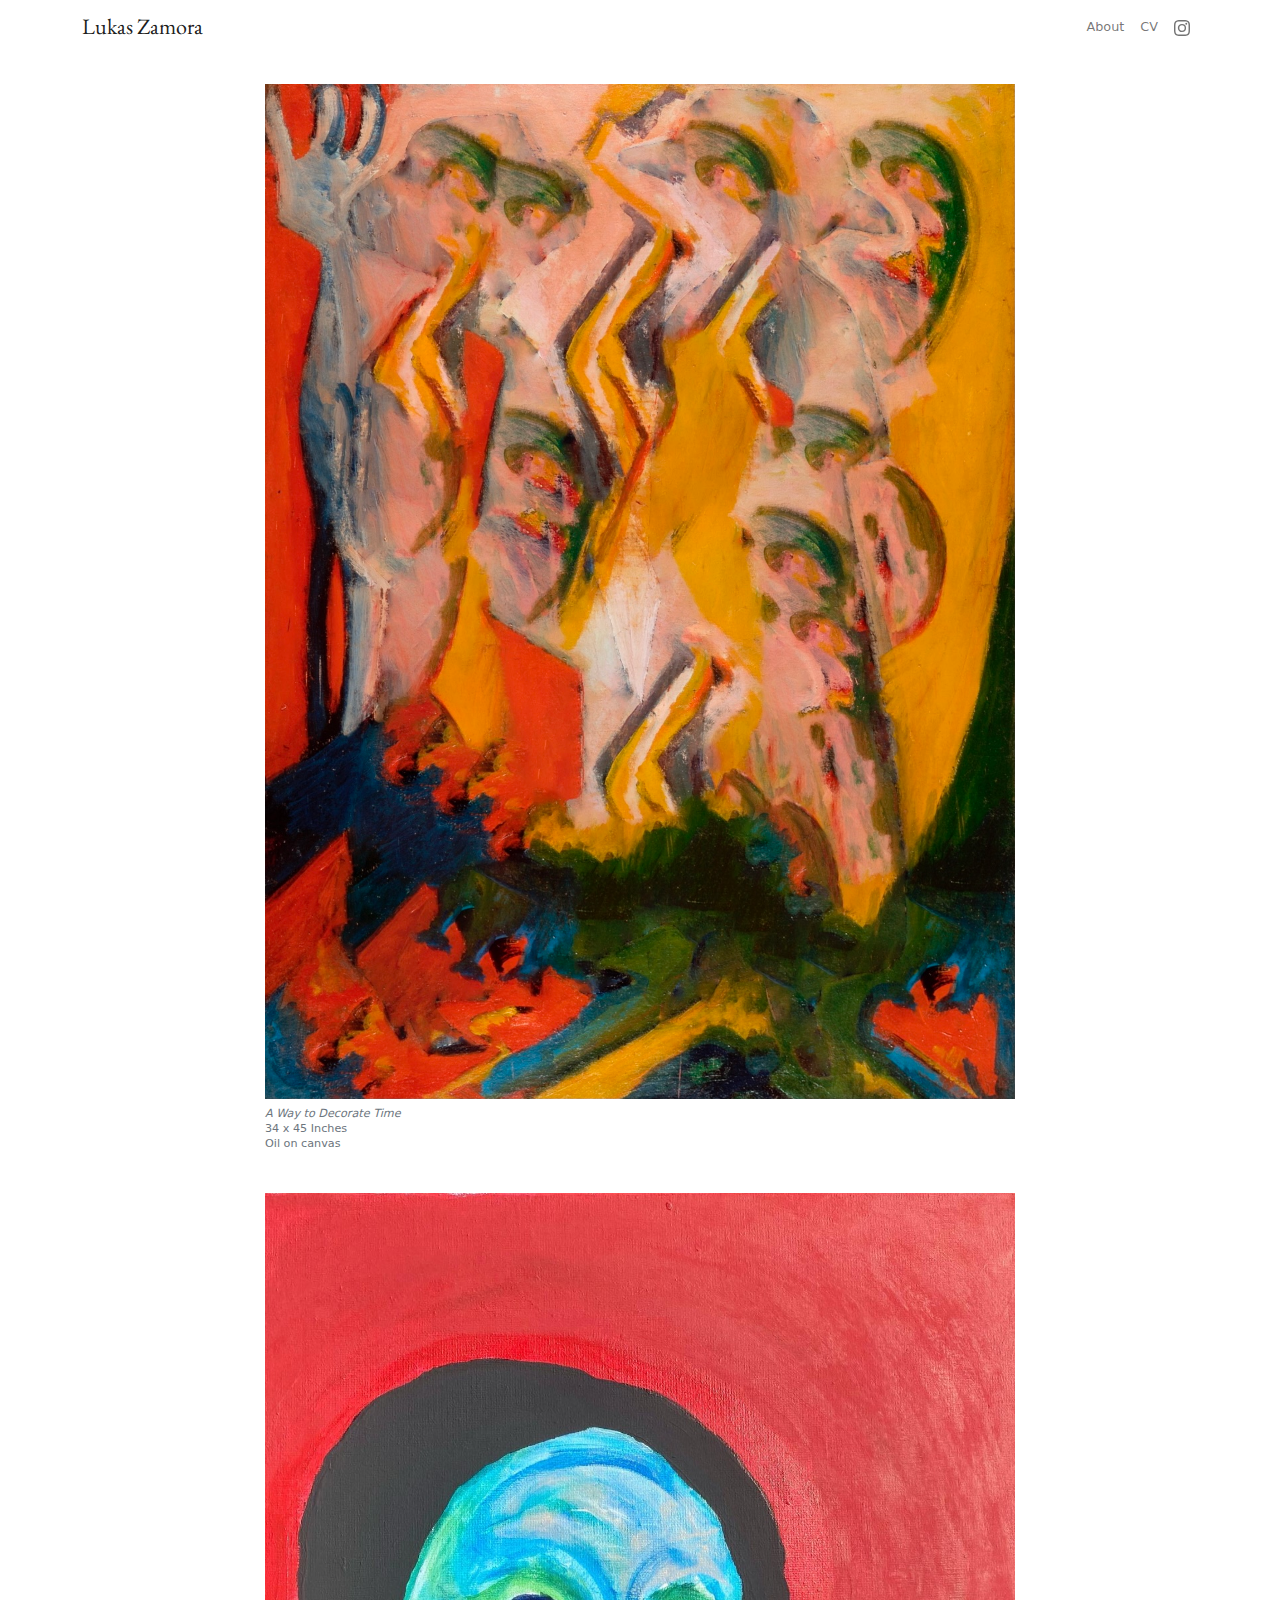
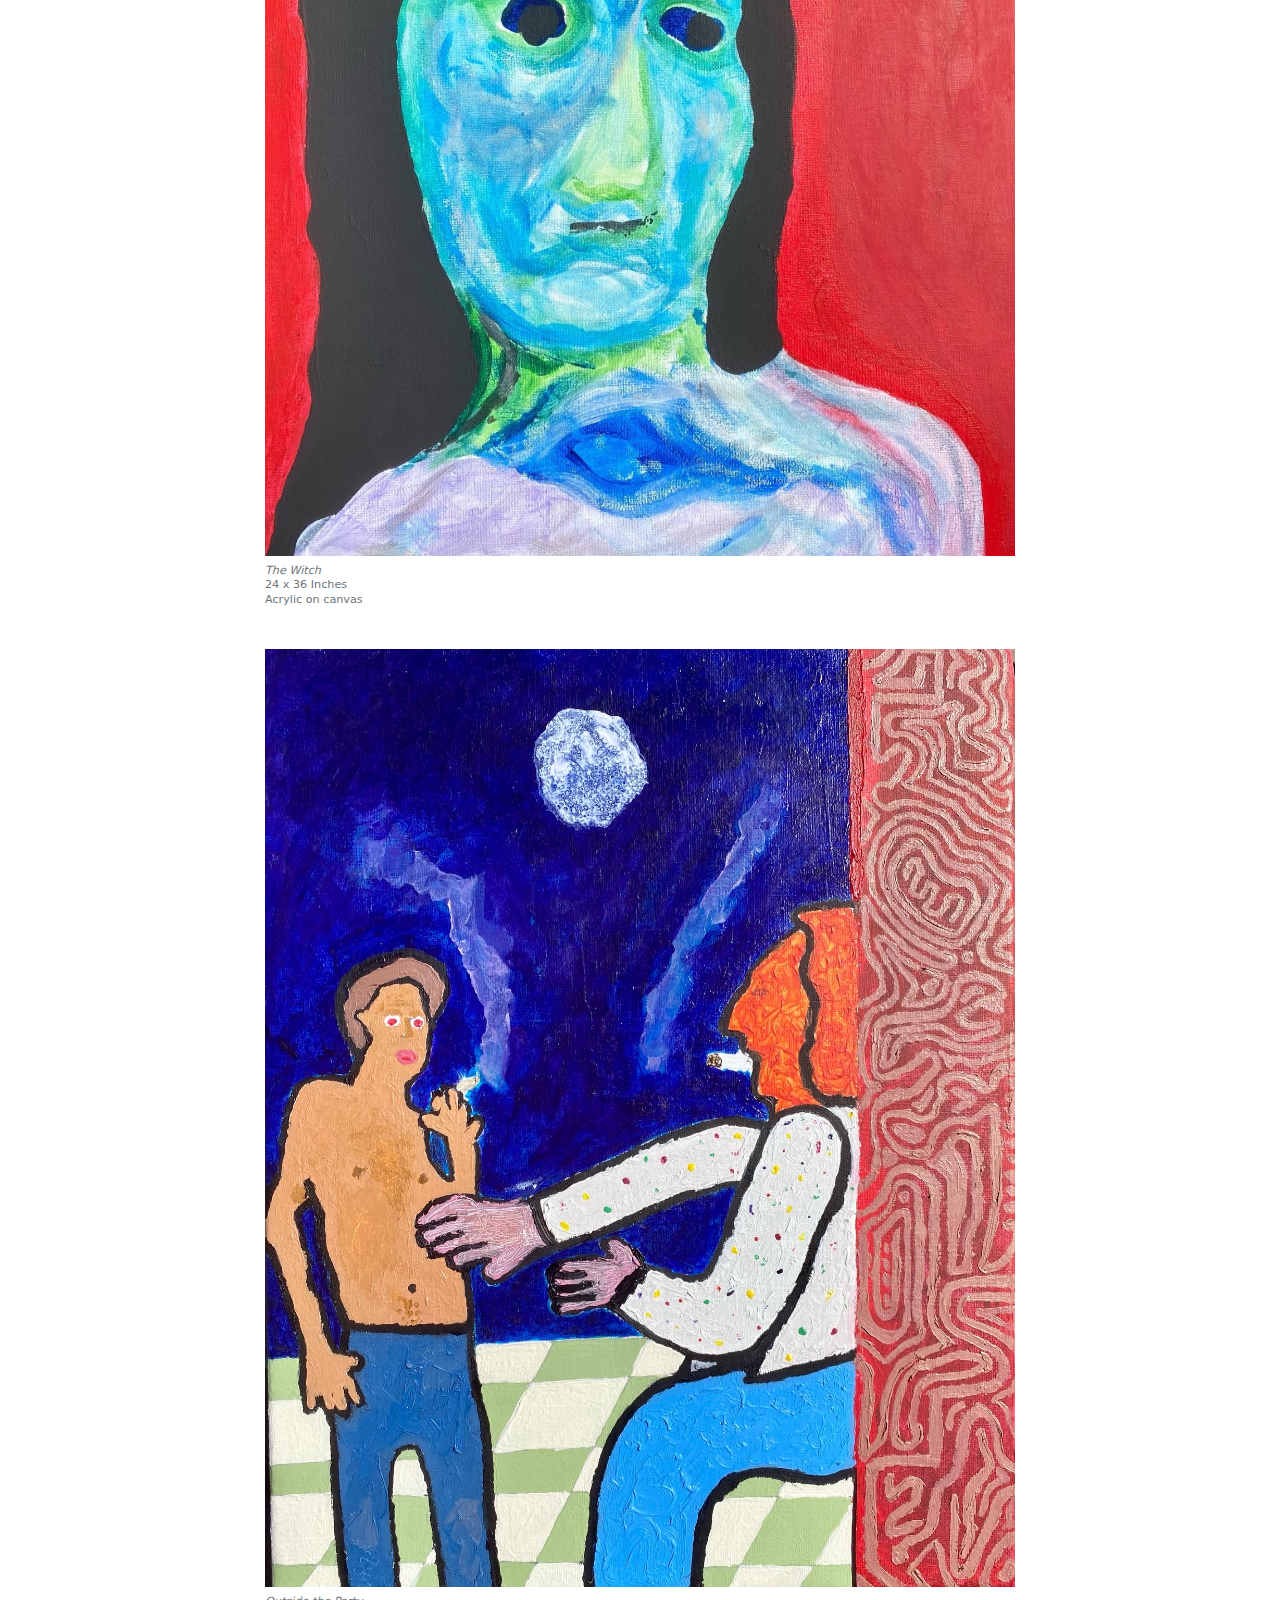
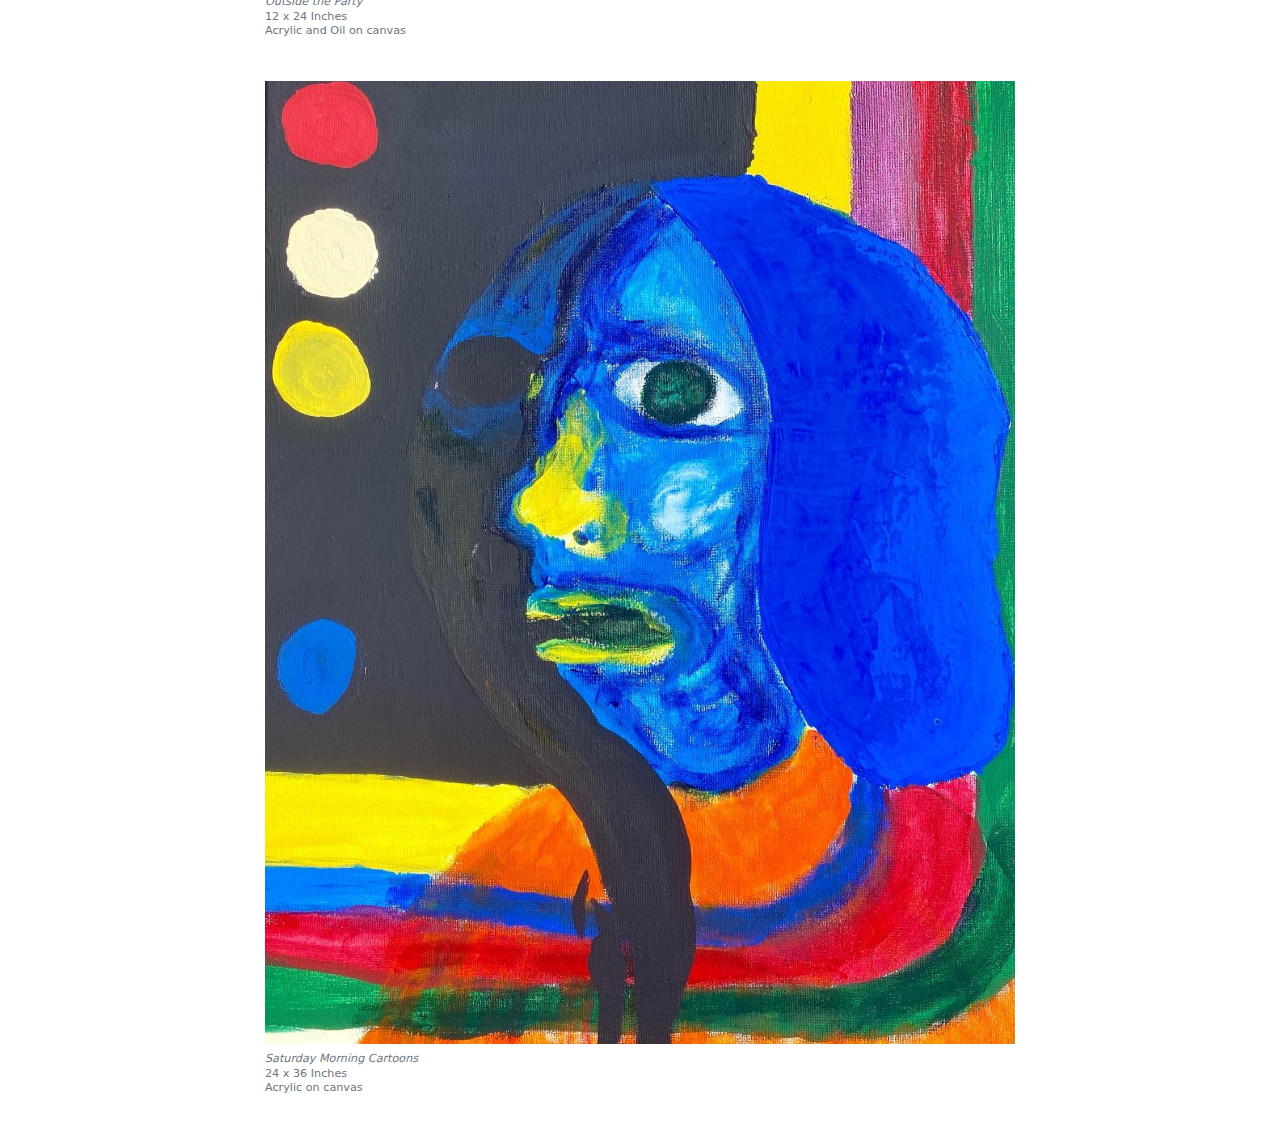
<file: index.html>
<!DOCTYPE html>
<html lang="en">
    <head>
        <meta charset="utf-8" />
        <meta name="viewport" content="width=device-width, initial-scale=1, shrink-to-fit=no" />
        <meta name="description" content="" />
        <meta name="author" content="" />
        <title>Lukas Zamora</title>
        <!-- Favicon-->
        <link rel="icon" type="/logo.svg" href="logo.svg" />
        <!-- Core theme CSS (includes Bootstrap)-->
        <link href="css/styles.css" rel="stylesheet" />
        <style>@import url('https://fonts.googleapis.com/css2?family=EB+Garamond&display=swap');
        figure {
            float: center;
            text-align: left;
            text-indent: 0;
            margin: 0.5em;
            padding: 0.5em;
        }
        </style>
        <!-- Global site tag (gtag.js) - Google Analytics -->
        <script async src="https://www.googletagmanager.com/gtag/js?id=G-P5V14LVQKW"></script>
        <script>
            window.dataLayer = window.dataLayer || [];
            function gtag(){dataLayer.push(arguments);}
            gtag('js', new Date());
            
            gtag('config', 'G-P5V14LVQKW');
        </script>
    </head>
    <body>
        <!-- Responsive navbar-->
        <nav class="navbar navbar-expand-lg navbar-light bg-light" style="background-color: #ffffff;">
            <div class="container">
                <a class="navbar-brand" href="/">Lukas Zamora</a>
                <button class="navbar-toggler" type="button" data-bs-toggle="collapse" data-bs-target="#navbarSupportedContent" aria-controls="navbarSupportedContent" aria-expanded="false" aria-label="Toggle navigation"><span class="navbar-toggler-icon"></span></button>
                <div class="collapse navbar-collapse" id="navbarSupportedContent">
                    <ul class="navbar-nav ms-auto mb-2 mb-lg-0">
                        <li class="nav-item"><a class="nav-link" href="/about">About</a></li>
                        <li class="nav-item"><a class="nav-link" href="/cv">CV</a></li>
                        <li class="nav-item"><a class="nav-link" href="https://www.instagram.com/lukaspzamora"><svg xmlns="http://www.w3.org/2000/svg" width="16" height="16" fill="currentColor" class="bi bi-instagram" viewBox="0 0 16 16">
  <path d="M8 0C5.829 0 5.556.01 4.703.048 3.85.088 3.269.222 2.76.42a3.917 3.917 0 0 0-1.417.923A3.927 3.927 0 0 0 .42 2.76C.222 3.268.087 3.85.048 4.7.01 5.555 0 5.827 0 8.001c0 2.172.01 2.444.048 3.297.04.852.174 1.433.372 1.942.205.526.478.972.923 1.417.444.445.89.719 1.416.923.51.198 1.09.333 1.942.372C5.555 15.99 5.827 16 8 16s2.444-.01 3.298-.048c.851-.04 1.434-.174 1.943-.372a3.916 3.916 0 0 0 1.416-.923c.445-.445.718-.891.923-1.417.197-.509.332-1.09.372-1.942C15.99 10.445 16 10.173 16 8s-.01-2.445-.048-3.299c-.04-.851-.175-1.433-.372-1.941a3.926 3.926 0 0 0-.923-1.417A3.911 3.911 0 0 0 13.24.42c-.51-.198-1.092-.333-1.943-.372C10.443.01 10.172 0 7.998 0h.003zm-.717 1.442h.718c2.136 0 2.389.007 3.232.046.78.035 1.204.166 1.486.275.373.145.64.319.92.599.28.28.453.546.598.92.11.281.24.705.275 1.485.039.843.047 1.096.047 3.231s-.008 2.389-.047 3.232c-.035.78-.166 1.203-.275 1.485a2.47 2.47 0 0 1-.599.919c-.28.28-.546.453-.92.598-.28.11-.704.24-1.485.276-.843.038-1.096.047-3.232.047s-2.39-.009-3.233-.047c-.78-.036-1.203-.166-1.485-.276a2.478 2.478 0 0 1-.92-.598 2.48 2.48 0 0 1-.6-.92c-.109-.281-.24-.705-.275-1.485-.038-.843-.046-1.096-.046-3.233 0-2.136.008-2.388.046-3.231.036-.78.166-1.204.276-1.486.145-.373.319-.64.599-.92.28-.28.546-.453.92-.598.282-.11.705-.24 1.485-.276.738-.034 1.024-.044 2.515-.045v.002zm4.988 1.328a.96.96 0 1 0 0 1.92.96.96 0 0 0 0-1.92zm-4.27 1.122a4.109 4.109 0 1 0 0 8.217 4.109 4.109 0 0 0 0-8.217zm0 1.441a2.667 2.667 0 1 1 0 5.334 2.667 2.667 0 0 1 0-5.334z"/>
</svg></a></li>
                    </ul>
                </div>
            </div>
        </nav>

        <!-- CONTENT-->
        <div class="container">
            <br>
            <center>
                <figure class="figure">
                  <img src="images/texture.jpg" class="figure-img img-fluid" width="750" alt="texture">
                  <figcaption class="figure-caption"><em>A Way to Decorate Time</em><br>34 x 45 Inches<br>Oil on canvas</figcaption>
                </figure>
                <br><br>

                <figure class="figure">
                  <img src="images/witch.JPG" class="figure-img img-fluid" width="750" alt="witch">
                  <figcaption class="figure-caption"><em>The Witch</em><br>24 x 36 Inches<br>Acrylic on canvas</figcaption>
                </figure>
                <br><br>

                <figure class="figure">
                <img src="images/party.JPG" class="figure-img img-fluid" width="750" alt="party">
                <figcaption class="figure-caption"><em>Outside the Party</em><br>12 x 24 Inches<br>Acrylic and Oil on canvas</figcaption>
                </figure>
                <br><br>

                <figure class="figure">
                  <img src="images/cartoons.JPG" class="figure-img img-fluid" width="750" alt="cartoons">
                  <figcaption class="figure-caption"><em>Saturday Morning Cartoons</em><br>24 x 36 Inches<br>Acrylic on canvas</figcaption>
                </figure>
                <br><br>
            </center>
        </div>

        <!-- Bootstrap core JS-->
        <script src="https://cdn.jsdelivr.net/npm/bootstrap@5.0.2/dist/js/bootstrap.bundle.min.js"></script>
    </body>
</html>
</file>
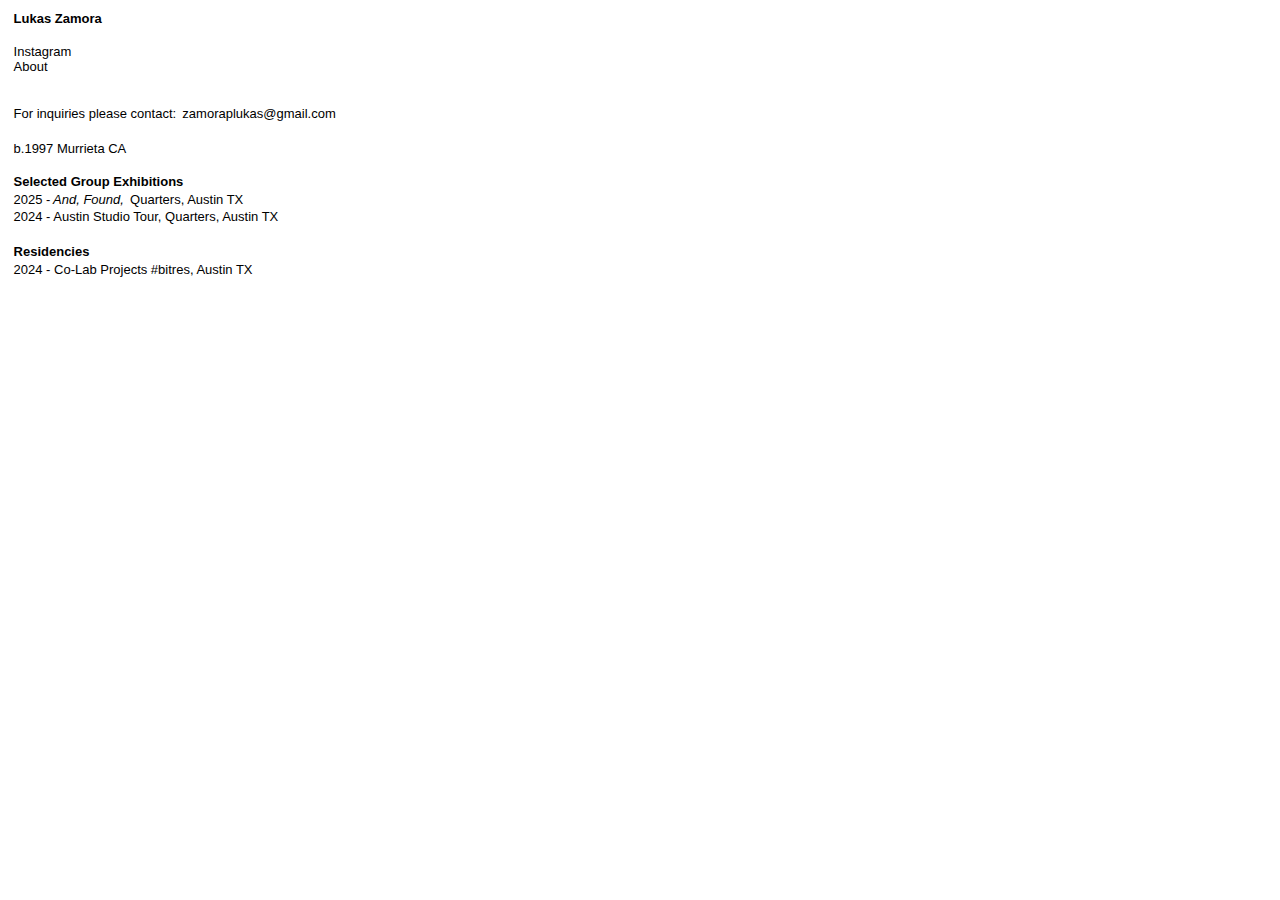
<file: about/index.html>
<!DOCTYPE html>
<html lang="en">

<head>
    <meta charset="UTF-8">
    <meta name="viewport" content="width=device-width, initial-scale=1.0">
    <link rel="apple-touch-icon" sizes="180x180" href="/apple-touch-icon.png">
    <link rel="icon" type="image/png" sizes="32x32" href="/favicon-32x32.png">
    <link rel="icon" type="image/png" sizes="16x16" href="/favicon-16x16.png">
    <link rel="manifest" href="/site.webmanifest">
    <link rel="mask-icon" href="/safari-pinned-tab.svg" color="#5bbad5">
    <meta name="msapplication-TileColor" content="#da532c">
    <meta name="theme-color" content="#ffffff">
    <title>Lukas Zamora</title>
    <link rel="stylesheet" href="styles.css" />
</head>

<body>
    <div class="container">
        <div>
            <h1><a style="text-decoration: none; color: #000; font-weight: 800;" href="/">Lukas Zamora</a></h1>
            <br>
            <a href="https://instagram.com/lukas__zamora">Instagram</a>
            <br>
            <a href="/about/">About</a>
            <br><br><br>
            <p>For inquiries please contact: <a href="mailto:zamoraplukas@gmail.com">zamoraplukas@gmail.com</a></p>
            <br>
            <p>b.1997 Murrieta CA</p>
            <br>
            <b>Selected Group Exhibitions</b><br>
            <p>2025 -<em>And, Found,</em> Quarters, Austin TX</p>
            <p>2024 - Austin Studio Tour, Quarters, Austin TX</p>
            <br>
            <p style="font-weight: 800;">Residencies</p>
            <p>2024 - Co-Lab Projects #bitres, Austin TX</p>
            <!-- <img class="img-center" src="/images/icon-100x100.png" alt="icon" width="70" height="70"> -->
        </div>
    </div>
</body>

</html>
</file>
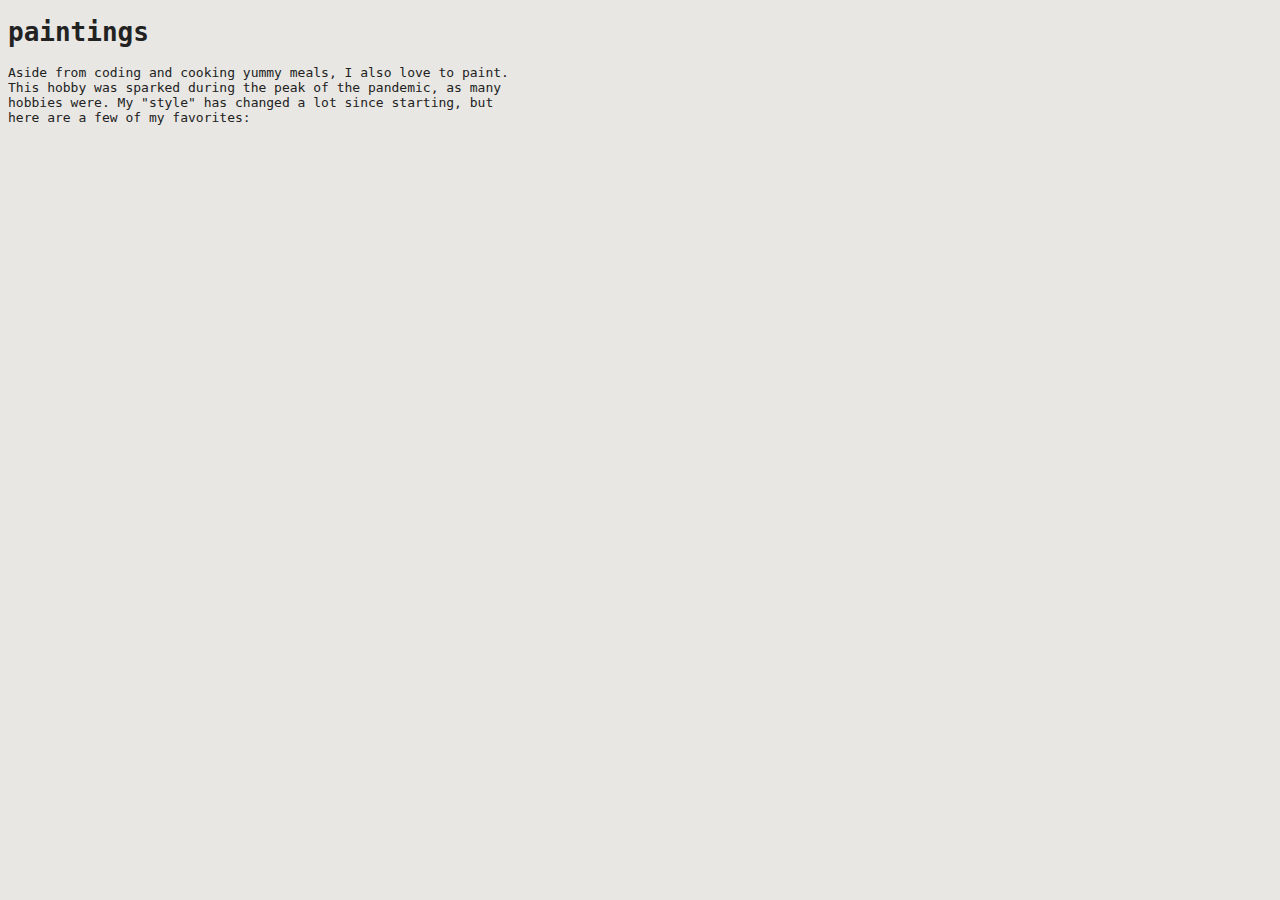
<file: paintings/index.html>
<html>
    <head>
        <title>paintings</title>
        <link rel="stylesheet" href="styles.css">
        <meta name="viewport" content="width=device-width, initial-scale=1">
        <link rel="icon" type="/logo.svg" href="logo.svg" />
    </head>
    <body>
        <h1>paintings</h1>
        <p>Aside from coding and cooking yummy meals, I also love to paint. This hobby was sparked during the peak of the pandemic, as many hobbies were. My "style" has changed a lot since starting, but here are a few of my favorites:</p>
    </body>
</html>
</file>
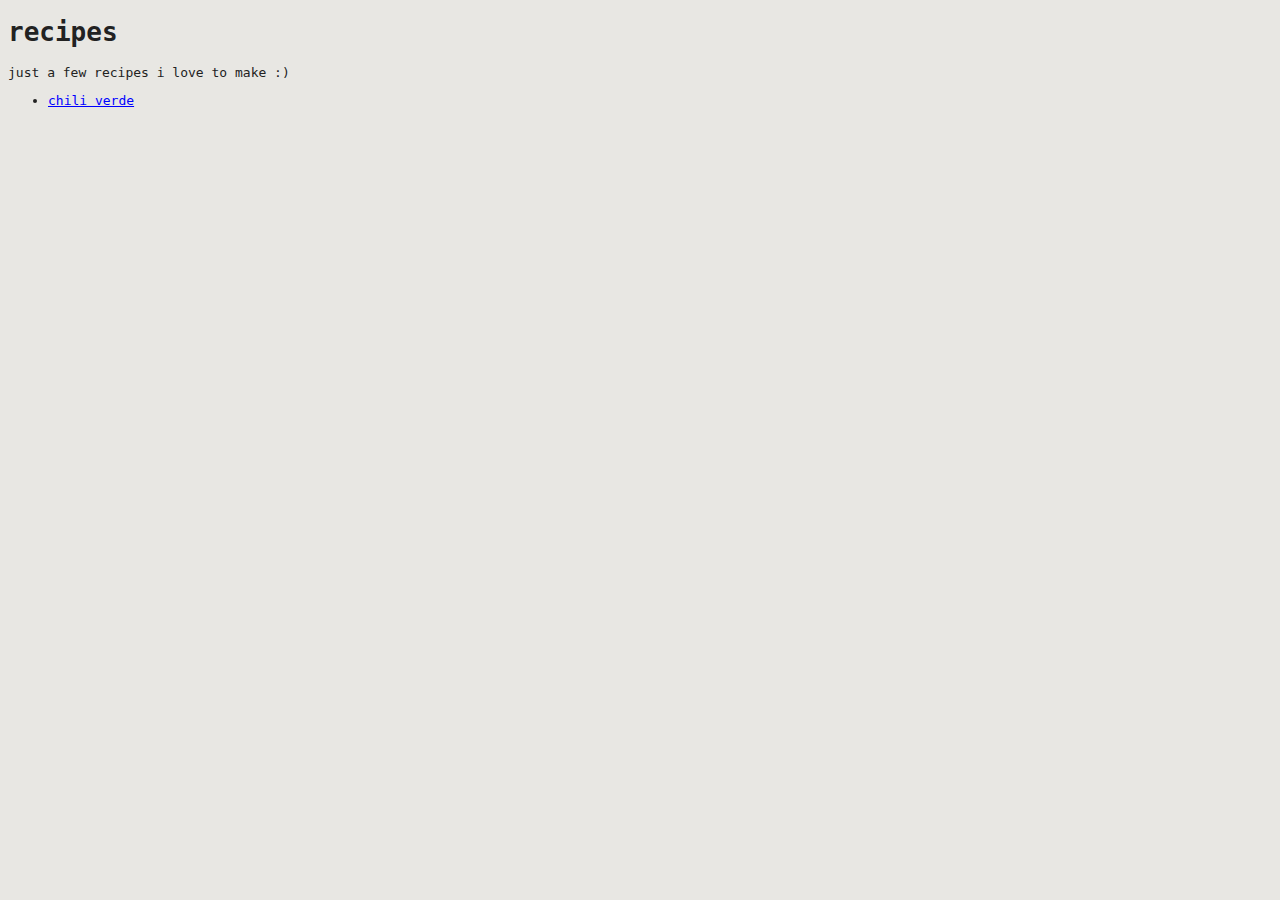
<file: recipes/index.html>
<html>
    <head>
        <title>recipes</title>
        <link rel="stylesheet" href="styles.css">
        <meta name="viewport" content="width=device-width, initial-scale=1">
        <link rel="icon" type="/logo.svg" href="logo.svg" />
    </head>
    <body>
        <h1>recipes</h1>
        <p>just a few recipes i love to make :)</p>
        <ul>
            <li><a href="chili-verde.txt">chili verde</a></li>
        </ul>
    </body>
</html>
</file>
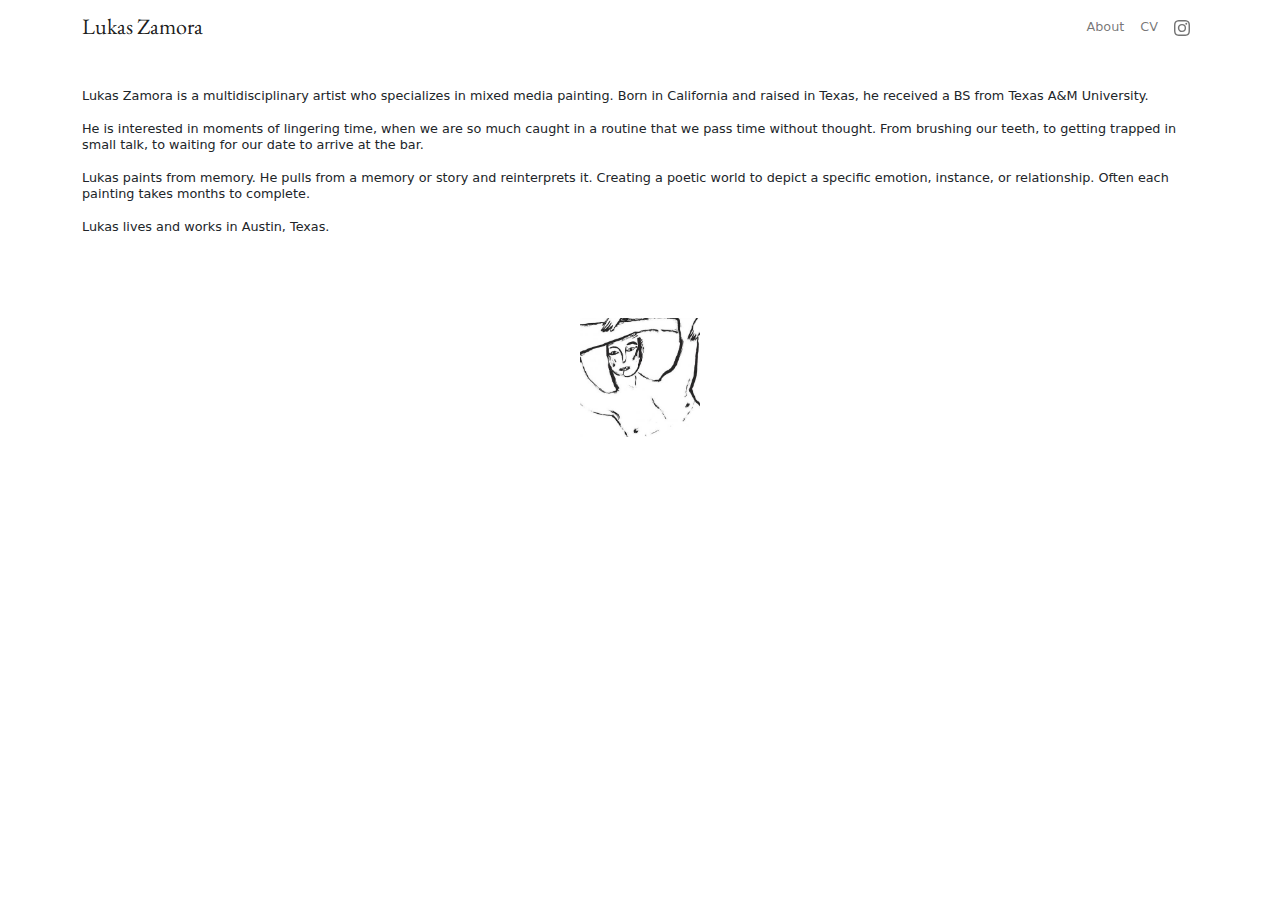
<file: about.html>
<!DOCTYPE html>
<html lang="en">
    <head>
        <meta charset="utf-8" />
        <meta name="viewport" content="width=device-width, initial-scale=1, shrink-to-fit=no" />
        <meta name="description" content="" />
        <meta name="author" content="" />
        <title>About · Lukas Zamora</title>
        <link rel="icon" type="assets/logo.svg" href="logo.svg" />
        <link href="css/styles.css" rel="stylesheet" />
        <style>@import url('https://fonts.googleapis.com/css2?family=EB+Garamond&display=swap');
        </style>
    </head>
    <body>
        <!-- Responsive navbar-->
        <nav class="navbar navbar-expand-lg navbar-light bg-light" style="background-color: #ffffff;">
            <div class="container">
                <a class="navbar-brand" href="/">Lukas Zamora</a>
                <button class="navbar-toggler" type="button" data-bs-toggle="collapse" data-bs-target="#navbarSupportedContent" aria-controls="navbarSupportedContent" aria-expanded="false" aria-label="Toggle navigation"><span class="navbar-toggler-icon"></span></button>
                <div class="collapse navbar-collapse" id="navbarSupportedContent">
                    <ul class="navbar-nav ms-auto mb-2 mb-lg-0">
                        <li class="nav-item"><a class="nav-link" href="https://www.lukaszamora.com/about">About</a></li>
                        <li class="nav-item"><a class="nav-link" href="https://www.lukaszamora.com/cv">CV</a></li>
                        <li class="nav-item"><a class="nav-link" href="https://www.instagram.com/lukaspzamora"><svg xmlns="http://www.w3.org/2000/svg" width="16" height="16" fill="currentColor" class="bi bi-instagram" viewBox="0 0 16 16">
  <path d="M8 0C5.829 0 5.556.01 4.703.048 3.85.088 3.269.222 2.76.42a3.917 3.917 0 0 0-1.417.923A3.927 3.927 0 0 0 .42 2.76C.222 3.268.087 3.85.048 4.7.01 5.555 0 5.827 0 8.001c0 2.172.01 2.444.048 3.297.04.852.174 1.433.372 1.942.205.526.478.972.923 1.417.444.445.89.719 1.416.923.51.198 1.09.333 1.942.372C5.555 15.99 5.827 16 8 16s2.444-.01 3.298-.048c.851-.04 1.434-.174 1.943-.372a3.916 3.916 0 0 0 1.416-.923c.445-.445.718-.891.923-1.417.197-.509.332-1.09.372-1.942C15.99 10.445 16 10.173 16 8s-.01-2.445-.048-3.299c-.04-.851-.175-1.433-.372-1.941a3.926 3.926 0 0 0-.923-1.417A3.911 3.911 0 0 0 13.24.42c-.51-.198-1.092-.333-1.943-.372C10.443.01 10.172 0 7.998 0h.003zm-.717 1.442h.718c2.136 0 2.389.007 3.232.046.78.035 1.204.166 1.486.275.373.145.64.319.92.599.28.28.453.546.598.92.11.281.24.705.275 1.485.039.843.047 1.096.047 3.231s-.008 2.389-.047 3.232c-.035.78-.166 1.203-.275 1.485a2.47 2.47 0 0 1-.599.919c-.28.28-.546.453-.92.598-.28.11-.704.24-1.485.276-.843.038-1.096.047-3.232.047s-2.39-.009-3.233-.047c-.78-.036-1.203-.166-1.485-.276a2.478 2.478 0 0 1-.92-.598 2.48 2.48 0 0 1-.6-.92c-.109-.281-.24-.705-.275-1.485-.038-.843-.046-1.096-.046-3.233 0-2.136.008-2.388.046-3.231.036-.78.166-1.204.276-1.486.145-.373.319-.64.599-.92.28-.28.546-.453.92-.598.282-.11.705-.24 1.485-.276.738-.034 1.024-.044 2.515-.045v.002zm4.988 1.328a.96.96 0 1 0 0 1.92.96.96 0 0 0 0-1.92zm-4.27 1.122a4.109 4.109 0 1 0 0 8.217 4.109 4.109 0 0 0 0-8.217zm0 1.441a2.667 2.667 0 1 1 0 5.334 2.667 2.667 0 0 1 0-5.334z"/>
</svg></a></li>
                    </ul>
                </div>
            </div>
        </nav>
        <!-- Page content-->
        <div class="container">
            <br><br>
            <p>Lukas Zamora is a multidisciplinary artist who specializes in mixed media painting. Born in California and raised in Texas, he received a BS from Texas A&M University.</p>


            <p>He is interested in moments of lingering time, when we are so much caught in a routine that we pass time without thought. From brushing our teeth, to getting trapped in small talk, to waiting for our date to arrive at the bar.</p>


            <p>Lukas paints from memory. He pulls from a memory or story and reinterprets it. Creating a poetic world to depict a specific emotion, instance, or relationship. Often each painting takes months to complete.</p>

            <p>Lukas lives and works in Austin, Texas.</p>
            <br><br><br><br>
        </div>
        <div class="text-center">
            <figure class="figure">
              <img src="images/about.jpg" class="figure-img img-fluid" width="120" alt="dude">
            </figure>
        </div>
        <!-- Bootstrap core JS-->
        <script src="https://cdn.jsdelivr.net/npm/bootstrap@5.0.2/dist/js/bootstrap.bundle.min.js"></script>
    </body>
</html>
</file>
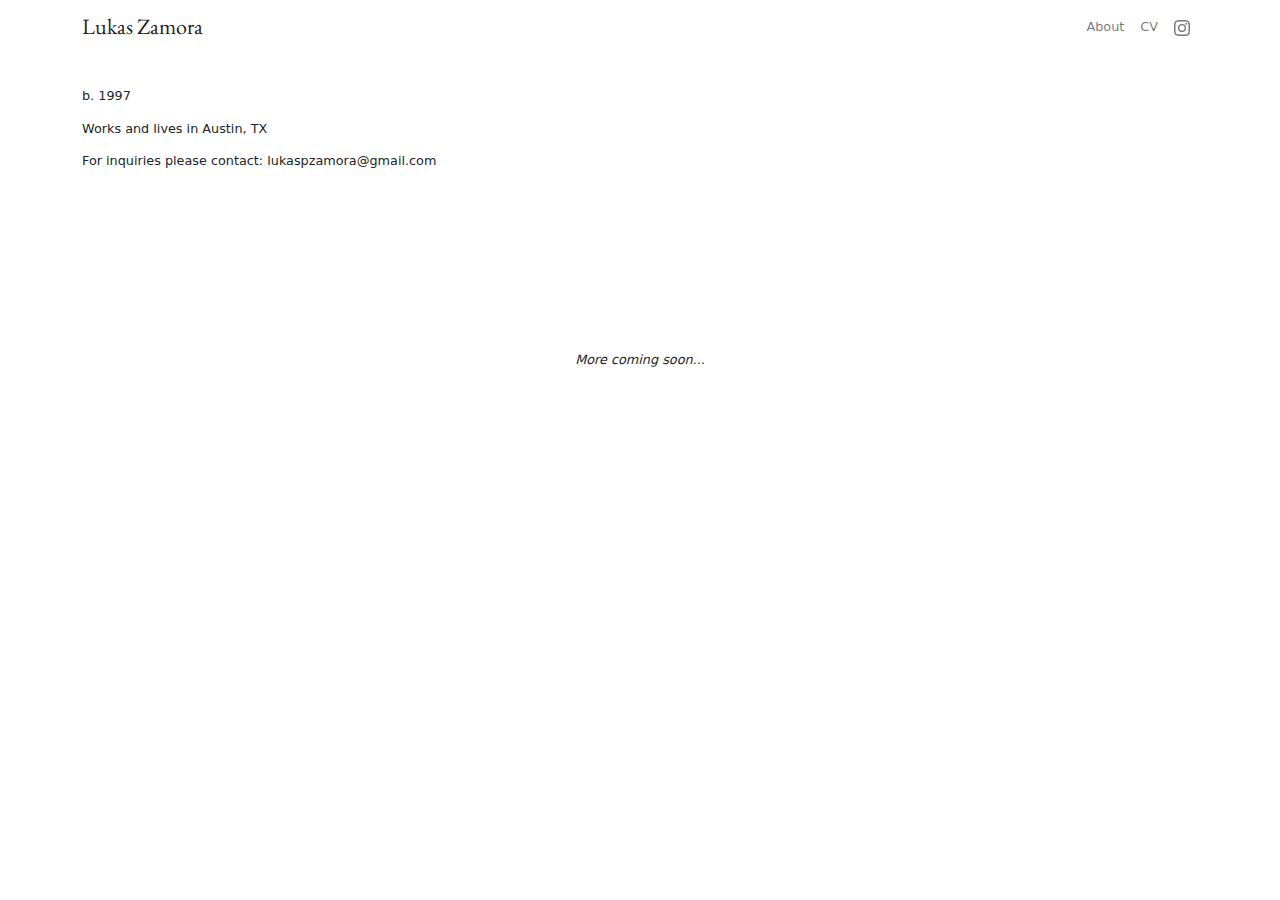
<file: cv.html>
<!DOCTYPE html>
<html lang="en">
    <head>
        <meta charset="utf-8" />
        <meta name="viewport" content="width=device-width, initial-scale=1, shrink-to-fit=no" />
        <meta name="description" content="" />
        <meta name="author" content="" />
        <title>CV · Lukas Zamora</title>
        <link rel="icon" type="assets/logo.svg" href="logo.svg" />
        <link href="css/styles.css" rel="stylesheet" />
        <style>@import url('https://fonts.googleapis.com/css2?family=EB+Garamond&display=swap');
        </style>
    </head>
    <body>
        <!-- Responsive navbar-->
        <nav class="navbar navbar-expand-lg navbar-light bg-light" style="background-color: #ffffff;">
            <div class="container">
                <a class="navbar-brand" href="/">Lukas Zamora</a>
                <button class="navbar-toggler" type="button" data-bs-toggle="collapse" data-bs-target="#navbarSupportedContent" aria-controls="navbarSupportedContent" aria-expanded="false" aria-label="Toggle navigation"><span class="navbar-toggler-icon"></span></button>
                <div class="collapse navbar-collapse" id="navbarSupportedContent">
                    <ul class="navbar-nav ms-auto mb-2 mb-lg-0">
                        <li class="nav-item"><a class="nav-link" href="https://www.lukaszamora.com/about">About</a></li>
                        <li class="nav-item"><a class="nav-link" href="https://www.lukaszamora.com/cv">CV</a></li>
                        <li class="nav-item"><a class="nav-link" href="https://www.instagram.com/lukaspzamora"><svg xmlns="http://www.w3.org/2000/svg" width="16" height="16" fill="currentColor" class="bi bi-instagram" viewBox="0 0 16 16">
  <path d="M8 0C5.829 0 5.556.01 4.703.048 3.85.088 3.269.222 2.76.42a3.917 3.917 0 0 0-1.417.923A3.927 3.927 0 0 0 .42 2.76C.222 3.268.087 3.85.048 4.7.01 5.555 0 5.827 0 8.001c0 2.172.01 2.444.048 3.297.04.852.174 1.433.372 1.942.205.526.478.972.923 1.417.444.445.89.719 1.416.923.51.198 1.09.333 1.942.372C5.555 15.99 5.827 16 8 16s2.444-.01 3.298-.048c.851-.04 1.434-.174 1.943-.372a3.916 3.916 0 0 0 1.416-.923c.445-.445.718-.891.923-1.417.197-.509.332-1.09.372-1.942C15.99 10.445 16 10.173 16 8s-.01-2.445-.048-3.299c-.04-.851-.175-1.433-.372-1.941a3.926 3.926 0 0 0-.923-1.417A3.911 3.911 0 0 0 13.24.42c-.51-.198-1.092-.333-1.943-.372C10.443.01 10.172 0 7.998 0h.003zm-.717 1.442h.718c2.136 0 2.389.007 3.232.046.78.035 1.204.166 1.486.275.373.145.64.319.92.599.28.28.453.546.598.92.11.281.24.705.275 1.485.039.843.047 1.096.047 3.231s-.008 2.389-.047 3.232c-.035.78-.166 1.203-.275 1.485a2.47 2.47 0 0 1-.599.919c-.28.28-.546.453-.92.598-.28.11-.704.24-1.485.276-.843.038-1.096.047-3.232.047s-2.39-.009-3.233-.047c-.78-.036-1.203-.166-1.485-.276a2.478 2.478 0 0 1-.92-.598 2.48 2.48 0 0 1-.6-.92c-.109-.281-.24-.705-.275-1.485-.038-.843-.046-1.096-.046-3.233 0-2.136.008-2.388.046-3.231.036-.78.166-1.204.276-1.486.145-.373.319-.64.599-.92.28-.28.546-.453.92-.598.282-.11.705-.24 1.485-.276.738-.034 1.024-.044 2.515-.045v.002zm4.988 1.328a.96.96 0 1 0 0 1.92.96.96 0 0 0 0-1.92zm-4.27 1.122a4.109 4.109 0 1 0 0 8.217 4.109 4.109 0 0 0 0-8.217zm0 1.441a2.667 2.667 0 1 1 0 5.334 2.667 2.667 0 0 1 0-5.334z"/>
</svg></a></li>
                    </ul>
                </div>
            </div>
        </nav>
        <!-- Page content-->
        <div class="container">
            <br><br>
            <p>b. 1997</p>
            <p>Works and lives in Austin, TX</p>
            <p>For inquiries please contact: lukaspzamora@gmail.com</p>
            <br><br><br><br><br><br><br><br><br><br>

            <center><p><em>More coming soon...</em></p></center>
        </div>
        <!-- Bootstrap core JS-->
        <script src="https://cdn.jsdelivr.net/npm/bootstrap@5.0.2/dist/js/bootstrap.bundle.min.js"></script>
    </body>
</html>
</file>
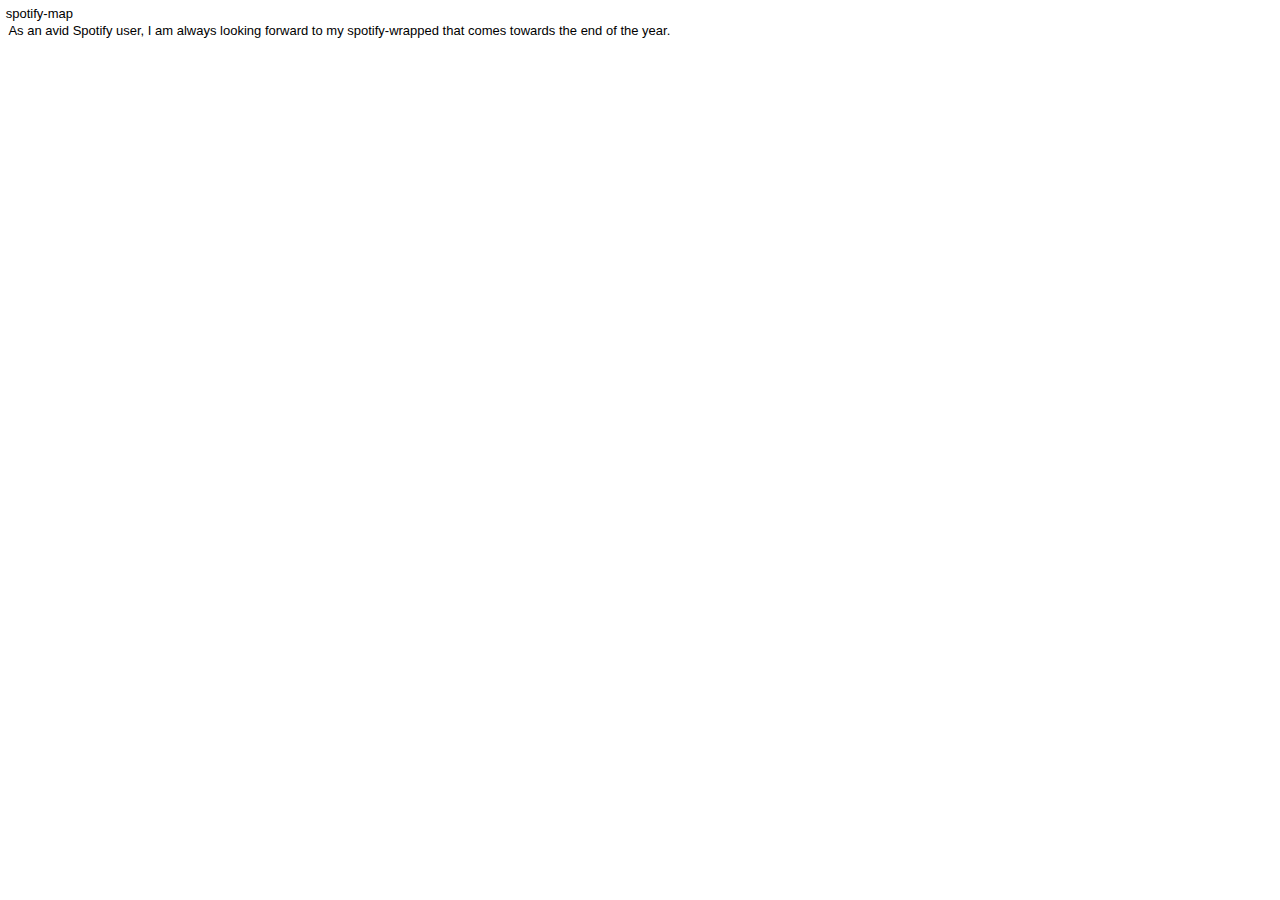
<file: spotify-map.html>
<html>
    <head>
        <title>spotify-map</title>
        <link rel="stylesheet" href="styles.css">
        <meta name="viewport" content="width=device-width, initial-scale=1">
        <link rel="icon" type="/logo.svg" href="logo.svg" />
    </head>
    <body>
        <h1>spotify-map</h1>
        <p>As an avid Spotify user, I am always looking forward to my spotify-wrapped that comes towards the end of the year.</p>
    </body>
</html>
</file>
<file: css/styles.css>
@charset "UTF-8";
:root {
  --bs-blue: #0d6efd;
  --bs-indigo: #6610f2;
  --bs-purple: #6f42c1;
  --bs-pink: #d63384;
  --bs-red: #dc3545;
  --bs-orange: #fd7e14;
  --bs-yellow: #ffc107;
  --bs-green: #198754;
  --bs-teal: #20c997;
  --bs-cyan: #0dcaf0;
  --bs-white: #fff;
  --bs-gray: #6c757d;
  --bs-gray-dark: #343a40;
  --bs-primary: #0d6efd;
  --bs-secondary: #6c757d;
  --bs-success: #198754;
  --bs-info: #0dcaf0;
  --bs-warning: #ffc107;
  --bs-danger: #dc3545;
  --bs-light: #f8f9fa;
  --bs-dark: #212529;
  --bs-font-sans-serif: system-ui, -apple-system, "Segoe UI", Roboto, "Helvetica Neue", Arial, "Noto Sans", "Liberation Sans", sans-serif, "Apple Color Emoji", "Segoe UI Emoji", "Segoe UI Symbol", "Noto Color Emoji";
  --bs-font-monospace: SFMono-Regular, Menlo, Monaco, Consolas, "Liberation Mono", "Courier New", monospace;
  --bs-gradient: linear-gradient(180deg, rgba(255, 255, 255, 0.15), rgba(255, 255, 255, 0));
}

*,
*::before,
*::after {
  box-sizing: border-box;
}

@media (prefers-reduced-motion: no-preference) {
  :root {
    scroll-behavior: smooth;
  }
}

body {
  margin: 0;
  font-family: var(--bs-font-sans-serif);
  font-size: 0.8rem;
  font-weight: 400;
  line-height: 1.3;
  color: #212529;
  background-color: #fff;
  -webkit-text-size-adjust: 100%;
  -webkit-tap-highlight-color: rgba(0, 0, 0, 0);
}

hr {
  margin: 1rem 0;
  color: inherit;
  background-color: currentColor;
  border: 0;
  opacity: 0.25;
}

hr:not([size]) {
  height: 1px;
}

h6, .h6, h5, .h5, h4, .h4, h3, .h3, h2, .h2, h1, .h1 {
  margin-top: 0;
  margin-bottom: 0.5rem;
  font-weight: 500;
  line-height: 1.2;
}

h1, .h1 {
  font-size: calc(1.375rem + 1.5vw);
}
@media (min-width: 1200px) {
  h1, .h1 {
    font-size: 2.5rem;
  }
}

h2, .h2 {
  font-size: calc(1.325rem + 0.9vw);
}
@media (min-width: 1200px) {
  h2, .h2 {
    font-size: 2rem;
  }
}

h3, .h3 {
  font-size: calc(1.3rem + 0.6vw);
}
@media (min-width: 1200px) {
  h3, .h3 {
    font-size: 1.75rem;
  }
}

h4, .h4 {
  font-size: calc(1.275rem + 0.3vw);
}
@media (min-width: 1200px) {
  h4, .h4 {
    font-size: 1.5rem;
  }
}

h5, .h5 {
  font-size: 1.25rem;
}

h6, .h6 {
  font-size: 1rem;
}

p {
  margin-top: 0;
  margin-bottom: 1rem;
}

abbr[title],
abbr[data-bs-original-title] {
  -webkit-text-decoration: underline dotted;
          text-decoration: underline dotted;
  cursor: help;
  -webkit-text-decoration-skip-ink: none;
          text-decoration-skip-ink: none;
}

address {
  margin-bottom: 1rem;
  font-style: normal;
  line-height: inherit;
}

ol,
ul {
  padding-left: 2rem;
}

ol,
ul,
dl {
  margin-top: 0;
  margin-bottom: 1rem;
}

ol ol,
ul ul,
ol ul,
ul ol {
  margin-bottom: 0;
}

dt {
  font-weight: 700;
}

dd {
  margin-bottom: 0.5rem;
  margin-left: 0;
}

blockquote {
  margin: 0 0 1rem;
}

b,
strong {
  font-weight: bolder;
}

small, .small {
  font-size: 0.875em;
}

mark, .mark {
  padding: 0.2em;
  background-color: #fcf8e3;
}

sub,
sup {
  position: relative;
  font-size: 0.75em;
  line-height: 0;
  vertical-align: baseline;
}

sub {
  bottom: -0.25em;
}

sup {
  top: -0.5em;
}

a {
  color: #0d6efd;
  text-decoration: underline;
}
a:hover {
  color: #0a58ca;
}

a:not([href]):not([class]), a:not([href]):not([class]):hover {
  color: inherit;
  text-decoration: none;
}

pre,
code,
kbd,
samp {
  font-family: var(--bs-font-monospace);
  font-size: 1em;
  direction: ltr /* rtl:ignore */;
  unicode-bidi: bidi-override;
}

pre {
  display: block;
  margin-top: 0;
  margin-bottom: 1rem;
  overflow: auto;
  font-size: 0.875em;
}
pre code {
  font-size: inherit;
  color: inherit;
  word-break: normal;
}

code {
  font-size: 0.875em;
  color: #d63384;
  word-wrap: break-word;
}
a > code {
  color: inherit;
}

kbd {
  padding: 0.2rem 0.4rem;
  font-size: 0.875em;
  color: #fff;
  background-color: #212529;
  border-radius: 0.2rem;
}
kbd kbd {
  padding: 0;
  font-size: 1em;
  font-weight: 700;
}

figure {
  margin: 0 0 1rem;
}

img,
svg {
  vertical-align: middle;
}

table {
  caption-side: bottom;
  border-collapse: collapse;
}

caption {
  padding-top: 0.5rem;
  padding-bottom: 0.5rem;
  color: #6c757d;
  text-align: left;
}

th {
  text-align: inherit;
  text-align: -webkit-match-parent;
}

thead,
tbody,
tfoot,
tr,
td,
th {
  border-color: inherit;
  border-style: solid;
  border-width: 0;
}

label {
  display: inline-block;
}

button {
  border-radius: 0;
}

button:focus:not(:focus-visible) {
  outline: 0;
}

input,
button,
select,
optgroup,
textarea {
  margin: 0;
  font-family: inherit;
  font-size: inherit;
  line-height: inherit;
}

button,
select {
  text-transform: none;
}

[role=button] {
  cursor: pointer;
}

select {
  word-wrap: normal;
}
select:disabled {
  opacity: 1;
}

[list]::-webkit-calendar-picker-indicator {
  display: none;
}

button,
[type=button],
[type=reset],
[type=submit] {
  -webkit-appearance: button;
}
button:not(:disabled),
[type=button]:not(:disabled),
[type=reset]:not(:disabled),
[type=submit]:not(:disabled) {
  cursor: pointer;
}

::-moz-focus-inner {
  padding: 0;
  border-style: none;
}

textarea {
  resize: vertical;
}

fieldset {
  min-width: 0;
  padding: 0;
  margin: 0;
  border: 0;
}

legend {
  float: left;
  width: 100%;
  padding: 0;
  margin-bottom: 0.5rem;
  font-size: calc(1.275rem + 0.3vw);
  line-height: inherit;
}
@media (min-width: 1200px) {
  legend {
    font-size: 1.5rem;
  }
}
legend + * {
  clear: left;
}

::-webkit-datetime-edit-fields-wrapper,
::-webkit-datetime-edit-text,
::-webkit-datetime-edit-minute,
::-webkit-datetime-edit-hour-field,
::-webkit-datetime-edit-day-field,
::-webkit-datetime-edit-month-field,
::-webkit-datetime-edit-year-field {
  padding: 0;
}

::-webkit-inner-spin-button {
  height: auto;
}

[type=search] {
  outline-offset: -2px;
  -webkit-appearance: textfield;
}

/* rtl:raw:
[type="tel"],
[type="url"],
[type="email"],
[type="number"] {
  direction: ltr;
}
*/
::-webkit-search-decoration {
  -webkit-appearance: none;
}

::-webkit-color-swatch-wrapper {
  padding: 0;
}

::file-selector-button {
  font: inherit;
}

::-webkit-file-upload-button {
  font: inherit;
  -webkit-appearance: button;
}

output {
  display: inline-block;
}

iframe {
  border: 0;
}

summary {
  display: list-item;
  cursor: pointer;
}

progress {
  vertical-align: baseline;
}

[hidden] {
  display: none !important;
}

.lead {
  font-size: 1.25rem;
  font-weight: 300;
}

.display-1 {
  font-size: calc(1.625rem + 4.5vw);
  font-weight: 300;
  line-height: 1.2;
}
@media (min-width: 1200px) {
  .display-1 {
    font-size: 5rem;
  }
}

.display-2 {
  font-size: calc(1.575rem + 3.9vw);
  font-weight: 300;
  line-height: 1.2;
}
@media (min-width: 1200px) {
  .display-2 {
    font-size: 4.5rem;
  }
}

.display-3 {
  font-size: calc(1.525rem + 3.3vw);
  font-weight: 300;
  line-height: 1.2;
}
@media (min-width: 1200px) {
  .display-3 {
    font-size: 4rem;
  }
}

.display-4 {
  font-size: calc(1.475rem + 2.7vw);
  font-weight: 300;
  line-height: 1.2;
}
@media (min-width: 1200px) {
  .display-4 {
    font-size: 3.5rem;
  }
}

.display-5 {
  font-size: calc(1.425rem + 2.1vw);
  font-weight: 300;
  line-height: 1.2;
}
@media (min-width: 1200px) {
  .display-5 {
    font-size: 3rem;
  }
}

.display-6 {
  font-size: calc(1.375rem + 1.5vw);
  font-weight: 300;
  line-height: 1.2;
}
@media (min-width: 1200px) {
  .display-6 {
    font-size: 2.5rem;
  }
}

.list-unstyled {
  padding-left: 0;
  list-style: none;
}

.list-inline {
  padding-left: 0;
  list-style: none;
}

.list-inline-item {
  display: inline-block;
}
.list-inline-item:not(:last-child) {
  margin-right: 0.5rem;
}

.initialism {
  font-size: 0.875em;
  text-transform: uppercase;
}

.blockquote {
  margin-bottom: 1rem;
  font-size: 1.25rem;
}
.blockquote > :last-child {
  margin-bottom: 0;
}

.blockquote-footer {
  margin-top: -1rem;
  margin-bottom: 1rem;
  font-size: 0.875em;
  color: #6c757d;
}
.blockquote-footer::before {
  content: "— ";
}

.img-fluid {
  max-width: 100%;
  height: auto;
}

.img-thumbnail {
  padding: 0.25rem;
  background-color: #fff;
  border: 1px solid #dee2e6;
  border-radius: 0.25rem;
  max-width: 100%;
  height: auto;
}

.figure {
  display: inline-block;
}

.figure-img {
  margin-bottom: 0.5rem;
  line-height: 1;
}

.figure-caption {
  font-size: 0.875em;
  color: #6c757d;
}

.container,
.container-fluid,
.container-xxl,
.container-xl,
.container-lg,
.container-md,
.container-sm {
  width: 100%;
  padding-right: var(--bs-gutter-x, 0.75rem);
  padding-left: var(--bs-gutter-x, 0.75rem);
  margin-right: auto;
  margin-left: auto;
}

@media (min-width: 576px) {
  .container-sm, .container {
    max-width: 540px;
  }
}
@media (min-width: 768px) {
  .container-md, .container-sm, .container {
    max-width: 720px;
  }
}
@media (min-width: 992px) {
  .container-lg, .container-md, .container-sm, .container {
    max-width: 960px;
  }
}
@media (min-width: 1200px) {
  .container-xl, .container-lg, .container-md, .container-sm, .container {
    max-width: 1140px;
  }
}
@media (min-width: 1400px) {
  .container-xxl, .container-xl, .container-lg, .container-md, .container-sm, .container {
    max-width: 1320px;
  }
}
.row {
  --bs-gutter-x: 1.5rem;
  --bs-gutter-y: 0;
  display: flex;
  flex-wrap: wrap;
  margin-top: calc(var(--bs-gutter-y) * -1);
  margin-right: calc(var(--bs-gutter-x) * -.5);
  margin-left: calc(var(--bs-gutter-x) * -.5);
}
.row > * {
  flex-shrink: 0;
  width: 100%;
  max-width: 100%;
  padding-right: calc(var(--bs-gutter-x) * .5);
  padding-left: calc(var(--bs-gutter-x) * .5);
  margin-top: var(--bs-gutter-y);
}

.col {
  flex: 1 0 0%;
}

.row-cols-auto > * {
  flex: 0 0 auto;
  width: auto;
}

.row-cols-1 > * {
  flex: 0 0 auto;
  width: 100%;
}

.row-cols-2 > * {
  flex: 0 0 auto;
  width: 50%;
}

.row-cols-3 > * {
  flex: 0 0 auto;
  width: 33.3333333333%;
}

.row-cols-4 > * {
  flex: 0 0 auto;
  width: 25%;
}

.row-cols-5 > * {
  flex: 0 0 auto;
  width: 20%;
}

.row-cols-6 > * {
  flex: 0 0 auto;
  width: 16.6666666667%;
}

@media (min-width: 576px) {
  .col-sm {
    flex: 1 0 0%;
  }

  .row-cols-sm-auto > * {
    flex: 0 0 auto;
    width: auto;
  }

  .row-cols-sm-1 > * {
    flex: 0 0 auto;
    width: 100%;
  }

  .row-cols-sm-2 > * {
    flex: 0 0 auto;
    width: 50%;
  }

  .row-cols-sm-3 > * {
    flex: 0 0 auto;
    width: 33.3333333333%;
  }

  .row-cols-sm-4 > * {
    flex: 0 0 auto;
    width: 25%;
  }

  .row-cols-sm-5 > * {
    flex: 0 0 auto;
    width: 20%;
  }

  .row-cols-sm-6 > * {
    flex: 0 0 auto;
    width: 16.6666666667%;
  }
}
@media (min-width: 768px) {
  .col-md {
    flex: 1 0 0%;
  }

  .row-cols-md-auto > * {
    flex: 0 0 auto;
    width: auto;
  }

  .row-cols-md-1 > * {
    flex: 0 0 auto;
    width: 100%;
  }

  .row-cols-md-2 > * {
    flex: 0 0 auto;
    width: 50%;
  }

  .row-cols-md-3 > * {
    flex: 0 0 auto;
    width: 33.3333333333%;
  }

  .row-cols-md-4 > * {
    flex: 0 0 auto;
    width: 25%;
  }

  .row-cols-md-5 > * {
    flex: 0 0 auto;
    width: 20%;
  }

  .row-cols-md-6 > * {
    flex: 0 0 auto;
    width: 16.6666666667%;
  }
}
@media (min-width: 992px) {
  .col-lg {
    flex: 1 0 0%;
  }

  .row-cols-lg-auto > * {
    flex: 0 0 auto;
    width: auto;
  }

  .row-cols-lg-1 > * {
    flex: 0 0 auto;
    width: 100%;
  }

  .row-cols-lg-2 > * {
    flex: 0 0 auto;
    width: 50%;
  }

  .row-cols-lg-3 > * {
    flex: 0 0 auto;
    width: 33.3333333333%;
  }

  .row-cols-lg-4 > * {
    flex: 0 0 auto;
    width: 25%;
  }

  .row-cols-lg-5 > * {
    flex: 0 0 auto;
    width: 20%;
  }

  .row-cols-lg-6 > * {
    flex: 0 0 auto;
    width: 16.6666666667%;
  }
}
@media (min-width: 1200px) {
  .col-xl {
    flex: 1 0 0%;
  }

  .row-cols-xl-auto > * {
    flex: 0 0 auto;
    width: auto;
  }

  .row-cols-xl-1 > * {
    flex: 0 0 auto;
    width: 100%;
  }

  .row-cols-xl-2 > * {
    flex: 0 0 auto;
    width: 50%;
  }

  .row-cols-xl-3 > * {
    flex: 0 0 auto;
    width: 33.3333333333%;
  }

  .row-cols-xl-4 > * {
    flex: 0 0 auto;
    width: 25%;
  }

  .row-cols-xl-5 > * {
    flex: 0 0 auto;
    width: 20%;
  }

  .row-cols-xl-6 > * {
    flex: 0 0 auto;
    width: 16.6666666667%;
  }
}
@media (min-width: 1400px) {
  .col-xxl {
    flex: 1 0 0%;
  }

  .row-cols-xxl-auto > * {
    flex: 0 0 auto;
    width: auto;
  }

  .row-cols-xxl-1 > * {
    flex: 0 0 auto;
    width: 100%;
  }

  .row-cols-xxl-2 > * {
    flex: 0 0 auto;
    width: 50%;
  }

  .row-cols-xxl-3 > * {
    flex: 0 0 auto;
    width: 33.3333333333%;
  }

  .row-cols-xxl-4 > * {
    flex: 0 0 auto;
    width: 25%;
  }

  .row-cols-xxl-5 > * {
    flex: 0 0 auto;
    width: 20%;
  }

  .row-cols-xxl-6 > * {
    flex: 0 0 auto;
    width: 16.6666666667%;
  }
}
.col-auto {
  flex: 0 0 auto;
  width: auto;
}

.col-1 {
  flex: 0 0 auto;
  width: 8.33333333%;
}

.col-2 {
  flex: 0 0 auto;
  width: 16.66666667%;
}

.col-3 {
  flex: 0 0 auto;
  width: 25%;
}

.col-4 {
  flex: 0 0 auto;
  width: 33.33333333%;
}

.col-5 {
  flex: 0 0 auto;
  width: 41.66666667%;
}

.col-6 {
  flex: 0 0 auto;
  width: 50%;
}

.col-7 {
  flex: 0 0 auto;
  width: 58.33333333%;
}

.col-8 {
  flex: 0 0 auto;
  width: 66.66666667%;
}

.col-9 {
  flex: 0 0 auto;
  width: 75%;
}

.col-10 {
  flex: 0 0 auto;
  width: 83.33333333%;
}

.col-11 {
  flex: 0 0 auto;
  width: 91.66666667%;
}

.col-12 {
  flex: 0 0 auto;
  width: 100%;
}

.offset-1 {
  margin-left: 8.33333333%;
}

.offset-2 {
  margin-left: 16.66666667%;
}

.offset-3 {
  margin-left: 25%;
}

.offset-4 {
  margin-left: 33.33333333%;
}

.offset-5 {
  margin-left: 41.66666667%;
}

.offset-6 {
  margin-left: 50%;
}

.offset-7 {
  margin-left: 58.33333333%;
}

.offset-8 {
  margin-left: 66.66666667%;
}

.offset-9 {
  margin-left: 75%;
}

.offset-10 {
  margin-left: 83.33333333%;
}

.offset-11 {
  margin-left: 91.66666667%;
}

.g-0,
.gx-0 {
  --bs-gutter-x: 0;
}

.g-0,
.gy-0 {
  --bs-gutter-y: 0;
}

.g-1,
.gx-1 {
  --bs-gutter-x: 0.25rem;
}

.g-1,
.gy-1 {
  --bs-gutter-y: 0.25rem;
}

.g-2,
.gx-2 {
  --bs-gutter-x: 0.5rem;
}

.g-2,
.gy-2 {
  --bs-gutter-y: 0.5rem;
}

.g-3,
.gx-3 {
  --bs-gutter-x: 1rem;
}

.g-3,
.gy-3 {
  --bs-gutter-y: 1rem;
}

.g-4,
.gx-4 {
  --bs-gutter-x: 1.5rem;
}

.g-4,
.gy-4 {
  --bs-gutter-y: 1.5rem;
}

.g-5,
.gx-5 {
  --bs-gutter-x: 3rem;
}

.g-5,
.gy-5 {
  --bs-gutter-y: 3rem;
}

@media (min-width: 576px) {
  .col-sm-auto {
    flex: 0 0 auto;
    width: auto;
  }

  .col-sm-1 {
    flex: 0 0 auto;
    width: 8.33333333%;
  }

  .col-sm-2 {
    flex: 0 0 auto;
    width: 16.66666667%;
  }

  .col-sm-3 {
    flex: 0 0 auto;
    width: 25%;
  }

  .col-sm-4 {
    flex: 0 0 auto;
    width: 33.33333333%;
  }

  .col-sm-5 {
    flex: 0 0 auto;
    width: 41.66666667%;
  }

  .col-sm-6 {
    flex: 0 0 auto;
    width: 50%;
  }

  .col-sm-7 {
    flex: 0 0 auto;
    width: 58.33333333%;
  }

  .col-sm-8 {
    flex: 0 0 auto;
    width: 66.66666667%;
  }

  .col-sm-9 {
    flex: 0 0 auto;
    width: 75%;
  }

  .col-sm-10 {
    flex: 0 0 auto;
    width: 83.33333333%;
  }

  .col-sm-11 {
    flex: 0 0 auto;
    width: 91.66666667%;
  }

  .col-sm-12 {
    flex: 0 0 auto;
    width: 100%;
  }

  .offset-sm-0 {
    margin-left: 0;
  }

  .offset-sm-1 {
    margin-left: 8.33333333%;
  }

  .offset-sm-2 {
    margin-left: 16.66666667%;
  }

  .offset-sm-3 {
    margin-left: 25%;
  }

  .offset-sm-4 {
    margin-left: 33.33333333%;
  }

  .offset-sm-5 {
    margin-left: 41.66666667%;
  }

  .offset-sm-6 {
    margin-left: 50%;
  }

  .offset-sm-7 {
    margin-left: 58.33333333%;
  }

  .offset-sm-8 {
    margin-left: 66.66666667%;
  }

  .offset-sm-9 {
    margin-left: 75%;
  }

  .offset-sm-10 {
    margin-left: 83.33333333%;
  }

  .offset-sm-11 {
    margin-left: 91.66666667%;
  }

  .g-sm-0,
.gx-sm-0 {
    --bs-gutter-x: 0;
  }

  .g-sm-0,
.gy-sm-0 {
    --bs-gutter-y: 0;
  }

  .g-sm-1,
.gx-sm-1 {
    --bs-gutter-x: 0.25rem;
  }

  .g-sm-1,
.gy-sm-1 {
    --bs-gutter-y: 0.25rem;
  }

  .g-sm-2,
.gx-sm-2 {
    --bs-gutter-x: 0.5rem;
  }

  .g-sm-2,
.gy-sm-2 {
    --bs-gutter-y: 0.5rem;
  }

  .g-sm-3,
.gx-sm-3 {
    --bs-gutter-x: 1rem;
  }

  .g-sm-3,
.gy-sm-3 {
    --bs-gutter-y: 1rem;
  }

  .g-sm-4,
.gx-sm-4 {
    --bs-gutter-x: 1.5rem;
  }

  .g-sm-4,
.gy-sm-4 {
    --bs-gutter-y: 1.5rem;
  }

  .g-sm-5,
.gx-sm-5 {
    --bs-gutter-x: 3rem;
  }

  .g-sm-5,
.gy-sm-5 {
    --bs-gutter-y: 3rem;
  }
}
@media (min-width: 768px) {
  .col-md-auto {
    flex: 0 0 auto;
    width: auto;
  }

  .col-md-1 {
    flex: 0 0 auto;
    width: 8.33333333%;
  }

  .col-md-2 {
    flex: 0 0 auto;
    width: 16.66666667%;
  }

  .col-md-3 {
    flex: 0 0 auto;
    width: 25%;
  }

  .col-md-4 {
    flex: 0 0 auto;
    width: 33.33333333%;
  }

  .col-md-5 {
    flex: 0 0 auto;
    width: 41.66666667%;
  }

  .col-md-6 {
    flex: 0 0 auto;
    width: 50%;
  }

  .col-md-7 {
    flex: 0 0 auto;
    width: 58.33333333%;
  }

  .col-md-8 {
    flex: 0 0 auto;
    width: 66.66666667%;
  }

  .col-md-9 {
    flex: 0 0 auto;
    width: 75%;
  }

  .col-md-10 {
    flex: 0 0 auto;
    width: 83.33333333%;
  }

  .col-md-11 {
    flex: 0 0 auto;
    width: 91.66666667%;
  }

  .col-md-12 {
    flex: 0 0 auto;
    width: 100%;
  }

  .offset-md-0 {
    margin-left: 0;
  }

  .offset-md-1 {
    margin-left: 8.33333333%;
  }

  .offset-md-2 {
    margin-left: 16.66666667%;
  }

  .offset-md-3 {
    margin-left: 25%;
  }

  .offset-md-4 {
    margin-left: 33.33333333%;
  }

  .offset-md-5 {
    margin-left: 41.66666667%;
  }

  .offset-md-6 {
    margin-left: 50%;
  }

  .offset-md-7 {
    margin-left: 58.33333333%;
  }

  .offset-md-8 {
    margin-left: 66.66666667%;
  }

  .offset-md-9 {
    margin-left: 75%;
  }

  .offset-md-10 {
    margin-left: 83.33333333%;
  }

  .offset-md-11 {
    margin-left: 91.66666667%;
  }

  .g-md-0,
.gx-md-0 {
    --bs-gutter-x: 0;
  }

  .g-md-0,
.gy-md-0 {
    --bs-gutter-y: 0;
  }

  .g-md-1,
.gx-md-1 {
    --bs-gutter-x: 0.25rem;
  }

  .g-md-1,
.gy-md-1 {
    --bs-gutter-y: 0.25rem;
  }

  .g-md-2,
.gx-md-2 {
    --bs-gutter-x: 0.5rem;
  }

  .g-md-2,
.gy-md-2 {
    --bs-gutter-y: 0.5rem;
  }

  .g-md-3,
.gx-md-3 {
    --bs-gutter-x: 1rem;
  }

  .g-md-3,
.gy-md-3 {
    --bs-gutter-y: 1rem;
  }

  .g-md-4,
.gx-md-4 {
    --bs-gutter-x: 1.5rem;
  }

  .g-md-4,
.gy-md-4 {
    --bs-gutter-y: 1.5rem;
  }

  .g-md-5,
.gx-md-5 {
    --bs-gutter-x: 3rem;
  }

  .g-md-5,
.gy-md-5 {
    --bs-gutter-y: 3rem;
  }
}
@media (min-width: 992px) {
  .col-lg-auto {
    flex: 0 0 auto;
    width: auto;
  }

  .col-lg-1 {
    flex: 0 0 auto;
    width: 8.33333333%;
  }

  .col-lg-2 {
    flex: 0 0 auto;
    width: 16.66666667%;
  }

  .col-lg-3 {
    flex: 0 0 auto;
    width: 25%;
  }

  .col-lg-4 {
    flex: 0 0 auto;
    width: 33.33333333%;
  }

  .col-lg-5 {
    flex: 0 0 auto;
    width: 41.66666667%;
  }

  .col-lg-6 {
    flex: 0 0 auto;
    width: 50%;
  }

  .col-lg-7 {
    flex: 0 0 auto;
    width: 58.33333333%;
  }

  .col-lg-8 {
    flex: 0 0 auto;
    width: 66.66666667%;
  }

  .col-lg-9 {
    flex: 0 0 auto;
    width: 75%;
  }

  .col-lg-10 {
    flex: 0 0 auto;
    width: 83.33333333%;
  }

  .col-lg-11 {
    flex: 0 0 auto;
    width: 91.66666667%;
  }

  .col-lg-12 {
    flex: 0 0 auto;
    width: 100%;
  }

  .offset-lg-0 {
    margin-left: 0;
  }

  .offset-lg-1 {
    margin-left: 8.33333333%;
  }

  .offset-lg-2 {
    margin-left: 16.66666667%;
  }

  .offset-lg-3 {
    margin-left: 25%;
  }

  .offset-lg-4 {
    margin-left: 33.33333333%;
  }

  .offset-lg-5 {
    margin-left: 41.66666667%;
  }

  .offset-lg-6 {
    margin-left: 50%;
  }

  .offset-lg-7 {
    margin-left: 58.33333333%;
  }

  .offset-lg-8 {
    margin-left: 66.66666667%;
  }

  .offset-lg-9 {
    margin-left: 75%;
  }

  .offset-lg-10 {
    margin-left: 83.33333333%;
  }

  .offset-lg-11 {
    margin-left: 91.66666667%;
  }

  .g-lg-0,
.gx-lg-0 {
    --bs-gutter-x: 0;
  }

  .g-lg-0,
.gy-lg-0 {
    --bs-gutter-y: 0;
  }

  .g-lg-1,
.gx-lg-1 {
    --bs-gutter-x: 0.25rem;
  }

  .g-lg-1,
.gy-lg-1 {
    --bs-gutter-y: 0.25rem;
  }

  .g-lg-2,
.gx-lg-2 {
    --bs-gutter-x: 0.5rem;
  }

  .g-lg-2,
.gy-lg-2 {
    --bs-gutter-y: 0.5rem;
  }

  .g-lg-3,
.gx-lg-3 {
    --bs-gutter-x: 1rem;
  }

  .g-lg-3,
.gy-lg-3 {
    --bs-gutter-y: 1rem;
  }

  .g-lg-4,
.gx-lg-4 {
    --bs-gutter-x: 1.5rem;
  }

  .g-lg-4,
.gy-lg-4 {
    --bs-gutter-y: 1.5rem;
  }

  .g-lg-5,
.gx-lg-5 {
    --bs-gutter-x: 3rem;
  }

  .g-lg-5,
.gy-lg-5 {
    --bs-gutter-y: 3rem;
  }
}
@media (min-width: 1200px) {
  .col-xl-auto {
    flex: 0 0 auto;
    width: auto;
  }

  .col-xl-1 {
    flex: 0 0 auto;
    width: 8.33333333%;
  }

  .col-xl-2 {
    flex: 0 0 auto;
    width: 16.66666667%;
  }

  .col-xl-3 {
    flex: 0 0 auto;
    width: 25%;
  }

  .col-xl-4 {
    flex: 0 0 auto;
    width: 33.33333333%;
  }

  .col-xl-5 {
    flex: 0 0 auto;
    width: 41.66666667%;
  }

  .col-xl-6 {
    flex: 0 0 auto;
    width: 50%;
  }

  .col-xl-7 {
    flex: 0 0 auto;
    width: 58.33333333%;
  }

  .col-xl-8 {
    flex: 0 0 auto;
    width: 66.66666667%;
  }

  .col-xl-9 {
    flex: 0 0 auto;
    width: 75%;
  }

  .col-xl-10 {
    flex: 0 0 auto;
    width: 83.33333333%;
  }

  .col-xl-11 {
    flex: 0 0 auto;
    width: 91.66666667%;
  }

  .col-xl-12 {
    flex: 0 0 auto;
    width: 100%;
  }

  .offset-xl-0 {
    margin-left: 0;
  }

  .offset-xl-1 {
    margin-left: 8.33333333%;
  }

  .offset-xl-2 {
    margin-left: 16.66666667%;
  }

  .offset-xl-3 {
    margin-left: 25%;
  }

  .offset-xl-4 {
    margin-left: 33.33333333%;
  }

  .offset-xl-5 {
    margin-left: 41.66666667%;
  }

  .offset-xl-6 {
    margin-left: 50%;
  }

  .offset-xl-7 {
    margin-left: 58.33333333%;
  }

  .offset-xl-8 {
    margin-left: 66.66666667%;
  }

  .offset-xl-9 {
    margin-left: 75%;
  }

  .offset-xl-10 {
    margin-left: 83.33333333%;
  }

  .offset-xl-11 {
    margin-left: 91.66666667%;
  }

  .g-xl-0,
.gx-xl-0 {
    --bs-gutter-x: 0;
  }

  .g-xl-0,
.gy-xl-0 {
    --bs-gutter-y: 0;
  }

  .g-xl-1,
.gx-xl-1 {
    --bs-gutter-x: 0.25rem;
  }

  .g-xl-1,
.gy-xl-1 {
    --bs-gutter-y: 0.25rem;
  }

  .g-xl-2,
.gx-xl-2 {
    --bs-gutter-x: 0.5rem;
  }

  .g-xl-2,
.gy-xl-2 {
    --bs-gutter-y: 0.5rem;
  }

  .g-xl-3,
.gx-xl-3 {
    --bs-gutter-x: 1rem;
  }

  .g-xl-3,
.gy-xl-3 {
    --bs-gutter-y: 1rem;
  }

  .g-xl-4,
.gx-xl-4 {
    --bs-gutter-x: 1.5rem;
  }

  .g-xl-4,
.gy-xl-4 {
    --bs-gutter-y: 1.5rem;
  }

  .g-xl-5,
.gx-xl-5 {
    --bs-gutter-x: 3rem;
  }

  .g-xl-5,
.gy-xl-5 {
    --bs-gutter-y: 3rem;
  }
}
@media (min-width: 1400px) {
  .col-xxl-auto {
    flex: 0 0 auto;
    width: auto;
  }

  .col-xxl-1 {
    flex: 0 0 auto;
    width: 8.33333333%;
  }

  .col-xxl-2 {
    flex: 0 0 auto;
    width: 16.66666667%;
  }

  .col-xxl-3 {
    flex: 0 0 auto;
    width: 25%;
  }

  .col-xxl-4 {
    flex: 0 0 auto;
    width: 33.33333333%;
  }

  .col-xxl-5 {
    flex: 0 0 auto;
    width: 41.66666667%;
  }

  .col-xxl-6 {
    flex: 0 0 auto;
    width: 50%;
  }

  .col-xxl-7 {
    flex: 0 0 auto;
    width: 58.33333333%;
  }

  .col-xxl-8 {
    flex: 0 0 auto;
    width: 66.66666667%;
  }

  .col-xxl-9 {
    flex: 0 0 auto;
    width: 75%;
  }

  .col-xxl-10 {
    flex: 0 0 auto;
    width: 83.33333333%;
  }

  .col-xxl-11 {
    flex: 0 0 auto;
    width: 91.66666667%;
  }

  .col-xxl-12 {
    flex: 0 0 auto;
    width: 100%;
  }

  .offset-xxl-0 {
    margin-left: 0;
  }

  .offset-xxl-1 {
    margin-left: 8.33333333%;
  }

  .offset-xxl-2 {
    margin-left: 16.66666667%;
  }

  .offset-xxl-3 {
    margin-left: 25%;
  }

  .offset-xxl-4 {
    margin-left: 33.33333333%;
  }

  .offset-xxl-5 {
    margin-left: 41.66666667%;
  }

  .offset-xxl-6 {
    margin-left: 50%;
  }

  .offset-xxl-7 {
    margin-left: 58.33333333%;
  }

  .offset-xxl-8 {
    margin-left: 66.66666667%;
  }

  .offset-xxl-9 {
    margin-left: 75%;
  }

  .offset-xxl-10 {
    margin-left: 83.33333333%;
  }

  .offset-xxl-11 {
    margin-left: 91.66666667%;
  }

  .g-xxl-0,
.gx-xxl-0 {
    --bs-gutter-x: 0;
  }

  .g-xxl-0,
.gy-xxl-0 {
    --bs-gutter-y: 0;
  }

  .g-xxl-1,
.gx-xxl-1 {
    --bs-gutter-x: 0.25rem;
  }

  .g-xxl-1,
.gy-xxl-1 {
    --bs-gutter-y: 0.25rem;
  }

  .g-xxl-2,
.gx-xxl-2 {
    --bs-gutter-x: 0.5rem;
  }

  .g-xxl-2,
.gy-xxl-2 {
    --bs-gutter-y: 0.5rem;
  }

  .g-xxl-3,
.gx-xxl-3 {
    --bs-gutter-x: 1rem;
  }

  .g-xxl-3,
.gy-xxl-3 {
    --bs-gutter-y: 1rem;
  }

  .g-xxl-4,
.gx-xxl-4 {
    --bs-gutter-x: 1.5rem;
  }

  .g-xxl-4,
.gy-xxl-4 {
    --bs-gutter-y: 1.5rem;
  }

  .g-xxl-5,
.gx-xxl-5 {
    --bs-gutter-x: 3rem;
  }

  .g-xxl-5,
.gy-xxl-5 {
    --bs-gutter-y: 3rem;
  }
}
.table {
  --bs-table-bg: transparent;
  --bs-table-accent-bg: transparent;
  --bs-table-striped-color: #212529;
  --bs-table-striped-bg: rgba(0, 0, 0, 0.05);
  --bs-table-active-color: #212529;
  --bs-table-active-bg: rgba(0, 0, 0, 0.1);
  --bs-table-hover-color: #212529;
  --bs-table-hover-bg: rgba(0, 0, 0, 0.075);
  width: 100%;
  margin-bottom: 1rem;
  color: #212529;
  vertical-align: top;
  border-color: #dee2e6;
}
.table > :not(caption) > * > * {
  padding: 0.5rem 0.5rem;
  background-color: var(--bs-table-bg);
  border-bottom-width: 1px;
  box-shadow: inset 0 0 0 9999px var(--bs-table-accent-bg);
}
.table > tbody {
  vertical-align: inherit;
}
.table > thead {
  vertical-align: bottom;
}
.table > :not(:last-child) > :last-child > * {
  border-bottom-color: currentColor;
}

.caption-top {
  caption-side: top;
}

.table-sm > :not(caption) > * > * {
  padding: 0.25rem 0.25rem;
}

.table-bordered > :not(caption) > * {
  border-width: 1px 0;
}
.table-bordered > :not(caption) > * > * {
  border-width: 0 1px;
}

.table-borderless > :not(caption) > * > * {
  border-bottom-width: 0;
}

.table-striped > tbody > tr:nth-of-type(odd) {
  --bs-table-accent-bg: var(--bs-table-striped-bg);
  color: var(--bs-table-striped-color);
}

.table-active {
  --bs-table-accent-bg: var(--bs-table-active-bg);
  color: var(--bs-table-active-color);
}

.table-hover > tbody > tr:hover {
  --bs-table-accent-bg: var(--bs-table-hover-bg);
  color: var(--bs-table-hover-color);
}

.table-primary {
  --bs-table-bg: #cfe2ff;
  --bs-table-striped-bg: #c5d7f2;
  --bs-table-striped-color: #000;
  --bs-table-active-bg: #bacbe6;
  --bs-table-active-color: #000;
  --bs-table-hover-bg: #bfd1ec;
  --bs-table-hover-color: #000;
  color: #000;
  border-color: #bacbe6;
}

.table-secondary {
  --bs-table-bg: #e2e3e5;
  --bs-table-striped-bg: #d7d8da;
  --bs-table-striped-color: #000;
  --bs-table-active-bg: #cbccce;
  --bs-table-active-color: #000;
  --bs-table-hover-bg: #d1d2d4;
  --bs-table-hover-color: #000;
  color: #000;
  border-color: #cbccce;
}

.table-success {
  --bs-table-bg: #d1e7dd;
  --bs-table-striped-bg: #c7dbd2;
  --bs-table-striped-color: #000;
  --bs-table-active-bg: #bcd0c7;
  --bs-table-active-color: #000;
  --bs-table-hover-bg: #c1d6cc;
  --bs-table-hover-color: #000;
  color: #000;
  border-color: #bcd0c7;
}

.table-info {
  --bs-table-bg: #cff4fc;
  --bs-table-striped-bg: #c5e8ef;
  --bs-table-striped-color: #000;
  --bs-table-active-bg: #badce3;
  --bs-table-active-color: #000;
  --bs-table-hover-bg: #bfe2e9;
  --bs-table-hover-color: #000;
  color: #000;
  border-color: #badce3;
}

.table-warning {
  --bs-table-bg: #fff3cd;
  --bs-table-striped-bg: #f2e7c3;
  --bs-table-striped-color: #000;
  --bs-table-active-bg: #e6dbb9;
  --bs-table-active-color: #000;
  --bs-table-hover-bg: #ece1be;
  --bs-table-hover-color: #000;
  color: #000;
  border-color: #e6dbb9;
}

.table-danger {
  --bs-table-bg: #f8d7da;
  --bs-table-striped-bg: #eccccf;
  --bs-table-striped-color: #000;
  --bs-table-active-bg: #dfc2c4;
  --bs-table-active-color: #000;
  --bs-table-hover-bg: #e5c7ca;
  --bs-table-hover-color: #000;
  color: #000;
  border-color: #dfc2c4;
}

.table-light {
  --bs-table-bg: #f8f9fa;
  --bs-table-striped-bg: #ecedee;
  --bs-table-striped-color: #000;
  --bs-table-active-bg: #dfe0e1;
  --bs-table-active-color: #000;
  --bs-table-hover-bg: #e5e6e7;
  --bs-table-hover-color: #000;
  color: #000;
  border-color: #dfe0e1;
}

.table-dark {
  --bs-table-bg: #212529;
  --bs-table-striped-bg: #2c3034;
  --bs-table-striped-color: #fff;
  --bs-table-active-bg: #373b3e;
  --bs-table-active-color: #fff;
  --bs-table-hover-bg: #323539;
  --bs-table-hover-color: #fff;
  color: #fff;
  border-color: #373b3e;
}

.table-responsive {
  overflow-x: auto;
  -webkit-overflow-scrolling: touch;
}

@media (max-width: 575.98px) {
  .table-responsive-sm {
    overflow-x: auto;
    -webkit-overflow-scrolling: touch;
  }
}
@media (max-width: 767.98px) {
  .table-responsive-md {
    overflow-x: auto;
    -webkit-overflow-scrolling: touch;
  }
}
@media (max-width: 991.98px) {
  .table-responsive-lg {
    overflow-x: auto;
    -webkit-overflow-scrolling: touch;
  }
}
@media (max-width: 1199.98px) {
  .table-responsive-xl {
    overflow-x: auto;
    -webkit-overflow-scrolling: touch;
  }
}
@media (max-width: 1399.98px) {
  .table-responsive-xxl {
    overflow-x: auto;
    -webkit-overflow-scrolling: touch;
  }
}
.form-label {
  margin-bottom: 0.5rem;
}

.col-form-label {
  padding-top: calc(0.375rem + 1px);
  padding-bottom: calc(0.375rem + 1px);
  margin-bottom: 0;
  font-size: inherit;
  line-height: 1.5;
}

.col-form-label-lg {
  padding-top: calc(0.5rem + 1px);
  padding-bottom: calc(0.5rem + 1px);
  font-size: 1.25rem;
}

.col-form-label-sm {
  padding-top: calc(0.25rem + 1px);
  padding-bottom: calc(0.25rem + 1px);
  font-size: 0.875rem;
}

.form-text {
  margin-top: 0.25rem;
  font-size: 0.875em;
  color: #6c757d;
}

.form-control {
  display: block;
  width: 100%;
  padding: 0.375rem 0.75rem;
  font-size: 1rem;
  font-weight: 400;
  line-height: 1.5;
  color: #212529;
  background-color: #fff;
  background-clip: padding-box;
  border: 1px solid #ced4da;
  -webkit-appearance: none;
     -moz-appearance: none;
          appearance: none;
  border-radius: 0.25rem;
  transition: border-color 0.15s ease-in-out, box-shadow 0.15s ease-in-out;
}
@media (prefers-reduced-motion: reduce) {
  .form-control {
    transition: none;
  }
}
.form-control[type=file] {
  overflow: hidden;
}
.form-control[type=file]:not(:disabled):not([readonly]) {
  cursor: pointer;
}
.form-control:focus {
  color: #212529;
  background-color: #fff;
  border-color: #86b7fe;
  outline: 0;
  box-shadow: 0 0 0 0.25rem rgba(13, 110, 253, 0.25);
}
.form-control::-webkit-date-and-time-value {
  height: 1.5em;
}
.form-control::-moz-placeholder {
  color: #6c757d;
  opacity: 1;
}
.form-control:-ms-input-placeholder {
  color: #6c757d;
  opacity: 1;
}
.form-control::placeholder {
  color: #6c757d;
  opacity: 1;
}
.form-control:disabled, .form-control[readonly] {
  background-color: #e9ecef;
  opacity: 1;
}
.form-control::file-selector-button {
  padding: 0.375rem 0.75rem;
  margin: -0.375rem -0.75rem;
  -webkit-margin-end: 0.75rem;
          margin-inline-end: 0.75rem;
  color: #212529;
  background-color: #e9ecef;
  pointer-events: none;
  border-color: inherit;
  border-style: solid;
  border-width: 0;
  border-inline-end-width: 1px;
  border-radius: 0;
  transition: color 0.15s ease-in-out, background-color 0.15s ease-in-out, border-color 0.15s ease-in-out, box-shadow 0.15s ease-in-out;
}
@media (prefers-reduced-motion: reduce) {
  .form-control::file-selector-button {
    transition: none;
  }
}
.form-control:hover:not(:disabled):not([readonly])::file-selector-button {
  background-color: #dde0e3;
}
.form-control::-webkit-file-upload-button {
  padding: 0.375rem 0.75rem;
  margin: -0.375rem -0.75rem;
  -webkit-margin-end: 0.75rem;
          margin-inline-end: 0.75rem;
  color: #212529;
  background-color: #e9ecef;
  pointer-events: none;
  border-color: inherit;
  border-style: solid;
  border-width: 0;
  border-inline-end-width: 1px;
  border-radius: 0;
  -webkit-transition: color 0.15s ease-in-out, background-color 0.15s ease-in-out, border-color 0.15s ease-in-out, box-shadow 0.15s ease-in-out;
  transition: color 0.15s ease-in-out, background-color 0.15s ease-in-out, border-color 0.15s ease-in-out, box-shadow 0.15s ease-in-out;
}
@media (prefers-reduced-motion: reduce) {
  .form-control::-webkit-file-upload-button {
    -webkit-transition: none;
    transition: none;
  }
}
.form-control:hover:not(:disabled):not([readonly])::-webkit-file-upload-button {
  background-color: #dde0e3;
}

.form-control-plaintext {
  display: block;
  width: 100%;
  padding: 0.375rem 0;
  margin-bottom: 0;
  line-height: 1.5;
  color: #212529;
  background-color: transparent;
  border: solid transparent;
  border-width: 1px 0;
}
.form-control-plaintext.form-control-sm, .form-control-plaintext.form-control-lg {
  padding-right: 0;
  padding-left: 0;
}

.form-control-sm {
  min-height: calc(1.5em + (0.5rem + 2px));
  padding: 0.25rem 0.5rem;
  font-size: 0.875rem;
  border-radius: 0.2rem;
}
.form-control-sm::file-selector-button {
  padding: 0.25rem 0.5rem;
  margin: -0.25rem -0.5rem;
  -webkit-margin-end: 0.5rem;
          margin-inline-end: 0.5rem;
}
.form-control-sm::-webkit-file-upload-button {
  padding: 0.25rem 0.5rem;
  margin: -0.25rem -0.5rem;
  -webkit-margin-end: 0.5rem;
          margin-inline-end: 0.5rem;
}

.form-control-lg {
  min-height: calc(1.5em + (1rem + 2px));
  padding: 0.5rem 1rem;
  font-size: 1.25rem;
  border-radius: 0.3rem;
}
.form-control-lg::file-selector-button {
  padding: 0.5rem 1rem;
  margin: -0.5rem -1rem;
  -webkit-margin-end: 1rem;
          margin-inline-end: 1rem;
}
.form-control-lg::-webkit-file-upload-button {
  padding: 0.5rem 1rem;
  margin: -0.5rem -1rem;
  -webkit-margin-end: 1rem;
          margin-inline-end: 1rem;
}

textarea.form-control {
  min-height: calc(1.5em + (0.75rem + 2px));
}
textarea.form-control-sm {
  min-height: calc(1.5em + (0.5rem + 2px));
}
textarea.form-control-lg {
  min-height: calc(1.5em + (1rem + 2px));
}

.form-control-color {
  max-width: 3rem;
  height: auto;
  padding: 0.375rem;
}
.form-control-color:not(:disabled):not([readonly]) {
  cursor: pointer;
}
.form-control-color::-moz-color-swatch {
  height: 1.5em;
  border-radius: 0.25rem;
}
.form-control-color::-webkit-color-swatch {
  height: 1.5em;
  border-radius: 0.25rem;
}

.form-select {
  display: block;
  width: 100%;
  padding: 0.375rem 2.25rem 0.375rem 0.75rem;
  -moz-padding-start: calc(0.75rem - 3px);
  font-size: 1rem;
  font-weight: 400;
  line-height: 1.5;
  color: #212529;
  background-color: #fff;
  background-image: url("data:image/svg+xml,%3csvg xmlns='http://www.w3.org/2000/svg' viewBox='0 0 16 16'%3e%3cpath fill='none' stroke='%23343a40' stroke-linecap='round' stroke-linejoin='round' stroke-width='2' d='M2 5l6 6 6-6'/%3e%3c/svg%3e");
  background-repeat: no-repeat;
  background-position: right 0.75rem center;
  background-size: 16px 12px;
  border: 1px solid #ced4da;
  border-radius: 0.25rem;
  transition: border-color 0.15s ease-in-out, box-shadow 0.15s ease-in-out;
  -webkit-appearance: none;
     -moz-appearance: none;
          appearance: none;
}
@media (prefers-reduced-motion: reduce) {
  .form-select {
    transition: none;
  }
}
.form-select:focus {
  border-color: #86b7fe;
  outline: 0;
  box-shadow: 0 0 0 0.25rem rgba(13, 110, 253, 0.25);
}
.form-select[multiple], .form-select[size]:not([size="1"]) {
  padding-right: 0.75rem;
  background-image: none;
}
.form-select:disabled {
  background-color: #e9ecef;
}
.form-select:-moz-focusring {
  color: transparent;
  text-shadow: 0 0 0 #212529;
}

.form-select-sm {
  padding-top: 0.25rem;
  padding-bottom: 0.25rem;
  padding-left: 0.5rem;
  font-size: 0.875rem;
}

.form-select-lg {
  padding-top: 0.5rem;
  padding-bottom: 0.5rem;
  padding-left: 1rem;
  font-size: 1.25rem;
}

.form-check {
  display: block;
  min-height: 1.5rem;
  padding-left: 1.5em;
  margin-bottom: 0.125rem;
}
.form-check .form-check-input {
  float: left;
  margin-left: -1.5em;
}

.form-check-input {
  width: 1em;
  height: 1em;
  margin-top: 0.25em;
  vertical-align: top;
  background-color: #fff;
  background-repeat: no-repeat;
  background-position: center;
  background-size: contain;
  border: 1px solid rgba(0, 0, 0, 0.25);
  -webkit-appearance: none;
     -moz-appearance: none;
          appearance: none;
  -webkit-print-color-adjust: exact;
          color-adjust: exact;
}
.form-check-input[type=checkbox] {
  border-radius: 0.25em;
}
.form-check-input[type=radio] {
  border-radius: 50%;
}
.form-check-input:active {
  filter: brightness(90%);
}
.form-check-input:focus {
  border-color: #86b7fe;
  outline: 0;
  box-shadow: 0 0 0 0.25rem rgba(13, 110, 253, 0.25);
}
.form-check-input:checked {
  background-color: #0d6efd;
  border-color: #0d6efd;
}
.form-check-input:checked[type=checkbox] {
  background-image: url("data:image/svg+xml,%3csvg xmlns='http://www.w3.org/2000/svg' viewBox='0 0 20 20'%3e%3cpath fill='none' stroke='%23fff' stroke-linecap='round' stroke-linejoin='round' stroke-width='3' d='M6 10l3 3l6-6'/%3e%3c/svg%3e");
}
.form-check-input:checked[type=radio] {
  background-image: url("data:image/svg+xml,%3csvg xmlns='http://www.w3.org/2000/svg' viewBox='-4 -4 8 8'%3e%3ccircle r='2' fill='%23fff'/%3e%3c/svg%3e");
}
.form-check-input[type=checkbox]:indeterminate {
  background-color: #0d6efd;
  border-color: #0d6efd;
  background-image: url("data:image/svg+xml,%3csvg xmlns='http://www.w3.org/2000/svg' viewBox='0 0 20 20'%3e%3cpath fill='none' stroke='%23fff' stroke-linecap='round' stroke-linejoin='round' stroke-width='3' d='M6 10h8'/%3e%3c/svg%3e");
}
.form-check-input:disabled {
  pointer-events: none;
  filter: none;
  opacity: 0.5;
}
.form-check-input[disabled] ~ .form-check-label, .form-check-input:disabled ~ .form-check-label {
  opacity: 0.5;
}

.form-switch {
  padding-left: 2.5em;
}
.form-switch .form-check-input {
  width: 2em;
  margin-left: -2.5em;
  background-image: url("data:image/svg+xml,%3csvg xmlns='http://www.w3.org/2000/svg' viewBox='-4 -4 8 8'%3e%3ccircle r='3' fill='rgba%280, 0, 0, 0.25%29'/%3e%3c/svg%3e");
  background-position: left center;
  border-radius: 2em;
  transition: background-position 0.15s ease-in-out;
}
@media (prefers-reduced-motion: reduce) {
  .form-switch .form-check-input {
    transition: none;
  }
}
.form-switch .form-check-input:focus {
  background-image: url("data:image/svg+xml,%3csvg xmlns='http://www.w3.org/2000/svg' viewBox='-4 -4 8 8'%3e%3ccircle r='3' fill='%2386b7fe'/%3e%3c/svg%3e");
}
.form-switch .form-check-input:checked {
  background-position: right center;
  background-image: url("data:image/svg+xml,%3csvg xmlns='http://www.w3.org/2000/svg' viewBox='-4 -4 8 8'%3e%3ccircle r='3' fill='%23fff'/%3e%3c/svg%3e");
}

.form-check-inline {
  display: inline-block;
  margin-right: 1rem;
}

.btn-check {
  position: absolute;
  clip: rect(0, 0, 0, 0);
  pointer-events: none;
}
.btn-check[disabled] + .btn, .btn-check:disabled + .btn {
  pointer-events: none;
  filter: none;
  opacity: 0.65;
}

.form-range {
  width: 100%;
  height: 1.5rem;
  padding: 0;
  background-color: transparent;
  -webkit-appearance: none;
     -moz-appearance: none;
          appearance: none;
}
.form-range:focus {
  outline: 0;
}
.form-range:focus::-webkit-slider-thumb {
  box-shadow: 0 0 0 1px #fff, 0 0 0 0.25rem rgba(13, 110, 253, 0.25);
}
.form-range:focus::-moz-range-thumb {
  box-shadow: 0 0 0 1px #fff, 0 0 0 0.25rem rgba(13, 110, 253, 0.25);
}
.form-range::-moz-focus-outer {
  border: 0;
}
.form-range::-webkit-slider-thumb {
  width: 1rem;
  height: 1rem;
  margin-top: -0.25rem;
  background-color: #0d6efd;
  border: 0;
  border-radius: 1rem;
  -webkit-transition: background-color 0.15s ease-in-out, border-color 0.15s ease-in-out, box-shadow 0.15s ease-in-out;
  transition: background-color 0.15s ease-in-out, border-color 0.15s ease-in-out, box-shadow 0.15s ease-in-out;
  -webkit-appearance: none;
          appearance: none;
}
@media (prefers-reduced-motion: reduce) {
  .form-range::-webkit-slider-thumb {
    -webkit-transition: none;
    transition: none;
  }
}
.form-range::-webkit-slider-thumb:active {
  background-color: #b6d4fe;
}
.form-range::-webkit-slider-runnable-track {
  width: 100%;
  height: 0.5rem;
  color: transparent;
  cursor: pointer;
  background-color: #dee2e6;
  border-color: transparent;
  border-radius: 1rem;
}
.form-range::-moz-range-thumb {
  width: 1rem;
  height: 1rem;
  background-color: #0d6efd;
  border: 0;
  border-radius: 1rem;
  -moz-transition: background-color 0.15s ease-in-out, border-color 0.15s ease-in-out, box-shadow 0.15s ease-in-out;
  transition: background-color 0.15s ease-in-out, border-color 0.15s ease-in-out, box-shadow 0.15s ease-in-out;
  -moz-appearance: none;
       appearance: none;
}
@media (prefers-reduced-motion: reduce) {
  .form-range::-moz-range-thumb {
    -moz-transition: none;
    transition: none;
  }
}
.form-range::-moz-range-thumb:active {
  background-color: #b6d4fe;
}
.form-range::-moz-range-track {
  width: 100%;
  height: 0.5rem;
  color: transparent;
  cursor: pointer;
  background-color: #dee2e6;
  border-color: transparent;
  border-radius: 1rem;
}
.form-range:disabled {
  pointer-events: none;
}
.form-range:disabled::-webkit-slider-thumb {
  background-color: #adb5bd;
}
.form-range:disabled::-moz-range-thumb {
  background-color: #adb5bd;
}

.form-floating {
  position: relative;
}
.form-floating > .form-control,
.form-floating > .form-select {
  height: calc(3.5rem + 2px);
  line-height: 1.25;
}
.form-floating > label {
  position: absolute;
  top: 0;
  left: 0;
  height: 100%;
  padding: 1rem 0.75rem;
  pointer-events: none;
  border: 1px solid transparent;
  transform-origin: 0 0;
  transition: opacity 0.1s ease-in-out, transform 0.1s ease-in-out;
}
@media (prefers-reduced-motion: reduce) {
  .form-floating > label {
    transition: none;
  }
}
.form-floating > .form-control {
  padding: 1rem 0.75rem;
}
.form-floating > .form-control::-moz-placeholder {
  color: transparent;
}
.form-floating > .form-control:-ms-input-placeholder {
  color: transparent;
}
.form-floating > .form-control::placeholder {
  color: transparent;
}
.form-floating > .form-control:not(:-moz-placeholder-shown) {
  padding-top: 1.625rem;
  padding-bottom: 0.625rem;
}
.form-floating > .form-control:not(:-ms-input-placeholder) {
  padding-top: 1.625rem;
  padding-bottom: 0.625rem;
}
.form-floating > .form-control:focus, .form-floating > .form-control:not(:placeholder-shown) {
  padding-top: 1.625rem;
  padding-bottom: 0.625rem;
}
.form-floating > .form-control:-webkit-autofill {
  padding-top: 1.625rem;
  padding-bottom: 0.625rem;
}
.form-floating > .form-select {
  padding-top: 1.625rem;
  padding-bottom: 0.625rem;
}
.form-floating > .form-control:not(:-moz-placeholder-shown) ~ label {
  opacity: 0.65;
  transform: scale(0.85) translateY(-0.5rem) translateX(0.15rem);
}
.form-floating > .form-control:not(:-ms-input-placeholder) ~ label {
  opacity: 0.65;
  transform: scale(0.85) translateY(-0.5rem) translateX(0.15rem);
}
.form-floating > .form-control:focus ~ label,
.form-floating > .form-control:not(:placeholder-shown) ~ label,
.form-floating > .form-select ~ label {
  opacity: 0.65;
  transform: scale(0.85) translateY(-0.5rem) translateX(0.15rem);
}
.form-floating > .form-control:-webkit-autofill ~ label {
  opacity: 0.65;
  transform: scale(0.85) translateY(-0.5rem) translateX(0.15rem);
}

.input-group {
  position: relative;
  display: flex;
  flex-wrap: wrap;
  align-items: stretch;
  width: 100%;
}
.input-group > .form-control,
.input-group > .form-select {
  position: relative;
  flex: 1 1 auto;
  width: 1%;
  min-width: 0;
}
.input-group > .form-control:focus,
.input-group > .form-select:focus {
  z-index: 3;
}
.input-group .btn {
  position: relative;
  z-index: 2;
}
.input-group .btn:focus {
  z-index: 3;
}

.input-group-text {
  display: flex;
  align-items: center;
  padding: 0.375rem 0.75rem;
  font-size: 1rem;
  font-weight: 400;
  line-height: 1.5;
  color: #212529;
  text-align: center;
  white-space: nowrap;
  background-color: #e9ecef;
  border: 1px solid #ced4da;
  border-radius: 0.25rem;
}

.input-group-lg > .form-control,
.input-group-lg > .form-select,
.input-group-lg > .input-group-text,
.input-group-lg > .btn {
  padding: 0.5rem 1rem;
  font-size: 1.25rem;
  border-radius: 0.3rem;
}

.input-group-sm > .form-control,
.input-group-sm > .form-select,
.input-group-sm > .input-group-text,
.input-group-sm > .btn {
  padding: 0.25rem 0.5rem;
  font-size: 0.875rem;
  border-radius: 0.2rem;
}

.input-group-lg > .form-select,
.input-group-sm > .form-select {
  padding-right: 3rem;
}

.input-group:not(.has-validation) > :not(:last-child):not(.dropdown-toggle):not(.dropdown-menu),
.input-group:not(.has-validation) > .dropdown-toggle:nth-last-child(n+3) {
  border-top-right-radius: 0;
  border-bottom-right-radius: 0;
}
.input-group.has-validation > :nth-last-child(n+3):not(.dropdown-toggle):not(.dropdown-menu),
.input-group.has-validation > .dropdown-toggle:nth-last-child(n+4) {
  border-top-right-radius: 0;
  border-bottom-right-radius: 0;
}
.input-group > :not(:first-child):not(.dropdown-menu):not(.valid-tooltip):not(.valid-feedback):not(.invalid-tooltip):not(.invalid-feedback) {
  margin-left: -1px;
  border-top-left-radius: 0;
  border-bottom-left-radius: 0;
}

.valid-feedback {
  display: none;
  width: 100%;
  margin-top: 0.25rem;
  font-size: 0.875em;
  color: #198754;
}

.valid-tooltip {
  position: absolute;
  top: 100%;
  z-index: 5;
  display: none;
  max-width: 100%;
  padding: 0.25rem 0.5rem;
  margin-top: 0.1rem;
  font-size: 0.875rem;
  color: #fff;
  background-color: rgba(25, 135, 84, 0.9);
  border-radius: 0.25rem;
}

.was-validated :valid ~ .valid-feedback,
.was-validated :valid ~ .valid-tooltip,
.is-valid ~ .valid-feedback,
.is-valid ~ .valid-tooltip {
  display: block;
}

.was-validated .form-control:valid, .form-control.is-valid {
  border-color: #198754;
  padding-right: calc(1.5em + 0.75rem);
  background-image: url("data:image/svg+xml,%3csvg xmlns='http://www.w3.org/2000/svg' viewBox='0 0 8 8'%3e%3cpath fill='%23198754' d='M2.3 6.73L.6 4.53c-.4-1.04.46-1.4 1.1-.8l1.1 1.4 3.4-3.8c.6-.63 1.6-.27 1.2.7l-4 4.6c-.43.5-.8.4-1.1.1z'/%3e%3c/svg%3e");
  background-repeat: no-repeat;
  background-position: right calc(0.375em + 0.1875rem) center;
  background-size: calc(0.75em + 0.375rem) calc(0.75em + 0.375rem);
}
.was-validated .form-control:valid:focus, .form-control.is-valid:focus {
  border-color: #198754;
  box-shadow: 0 0 0 0.25rem rgba(25, 135, 84, 0.25);
}

.was-validated textarea.form-control:valid, textarea.form-control.is-valid {
  padding-right: calc(1.5em + 0.75rem);
  background-position: top calc(0.375em + 0.1875rem) right calc(0.375em + 0.1875rem);
}

.was-validated .form-select:valid, .form-select.is-valid {
  border-color: #198754;
}
.was-validated .form-select:valid:not([multiple]):not([size]), .was-validated .form-select:valid:not([multiple])[size="1"], .form-select.is-valid:not([multiple]):not([size]), .form-select.is-valid:not([multiple])[size="1"] {
  padding-right: 4.125rem;
  background-image: url("data:image/svg+xml,%3csvg xmlns='http://www.w3.org/2000/svg' viewBox='0 0 16 16'%3e%3cpath fill='none' stroke='%23343a40' stroke-linecap='round' stroke-linejoin='round' stroke-width='2' d='M2 5l6 6 6-6'/%3e%3c/svg%3e"), url("data:image/svg+xml,%3csvg xmlns='http://www.w3.org/2000/svg' viewBox='0 0 8 8'%3e%3cpath fill='%23198754' d='M2.3 6.73L.6 4.53c-.4-1.04.46-1.4 1.1-.8l1.1 1.4 3.4-3.8c.6-.63 1.6-.27 1.2.7l-4 4.6c-.43.5-.8.4-1.1.1z'/%3e%3c/svg%3e");
  background-position: right 0.75rem center, center right 2.25rem;
  background-size: 16px 12px, calc(0.75em + 0.375rem) calc(0.75em + 0.375rem);
}
.was-validated .form-select:valid:focus, .form-select.is-valid:focus {
  border-color: #198754;
  box-shadow: 0 0 0 0.25rem rgba(25, 135, 84, 0.25);
}

.was-validated .form-check-input:valid, .form-check-input.is-valid {
  border-color: #198754;
}
.was-validated .form-check-input:valid:checked, .form-check-input.is-valid:checked {
  background-color: #198754;
}
.was-validated .form-check-input:valid:focus, .form-check-input.is-valid:focus {
  box-shadow: 0 0 0 0.25rem rgba(25, 135, 84, 0.25);
}
.was-validated .form-check-input:valid ~ .form-check-label, .form-check-input.is-valid ~ .form-check-label {
  color: #198754;
}

.form-check-inline .form-check-input ~ .valid-feedback {
  margin-left: 0.5em;
}

.was-validated .input-group .form-control:valid, .input-group .form-control.is-valid,
.was-validated .input-group .form-select:valid,
.input-group .form-select.is-valid {
  z-index: 1;
}
.was-validated .input-group .form-control:valid:focus, .input-group .form-control.is-valid:focus,
.was-validated .input-group .form-select:valid:focus,
.input-group .form-select.is-valid:focus {
  z-index: 3;
}

.invalid-feedback {
  display: none;
  width: 100%;
  margin-top: 0.25rem;
  font-size: 0.875em;
  color: #dc3545;
}

.invalid-tooltip {
  position: absolute;
  top: 100%;
  z-index: 5;
  display: none;
  max-width: 100%;
  padding: 0.25rem 0.5rem;
  margin-top: 0.1rem;
  font-size: 0.875rem;
  color: #fff;
  background-color: rgba(220, 53, 69, 0.9);
  border-radius: 0.25rem;
}

.was-validated :invalid ~ .invalid-feedback,
.was-validated :invalid ~ .invalid-tooltip,
.is-invalid ~ .invalid-feedback,
.is-invalid ~ .invalid-tooltip {
  display: block;
}

.was-validated .form-control:invalid, .form-control.is-invalid {
  border-color: #dc3545;
  padding-right: calc(1.5em + 0.75rem);
  background-image: url("data:image/svg+xml,%3csvg xmlns='http://www.w3.org/2000/svg' viewBox='0 0 12 12' width='12' height='12' fill='none' stroke='%23dc3545'%3e%3ccircle cx='6' cy='6' r='4.5'/%3e%3cpath stroke-linejoin='round' d='M5.8 3.6h.4L6 6.5z'/%3e%3ccircle cx='6' cy='8.2' r='.6' fill='%23dc3545' stroke='none'/%3e%3c/svg%3e");
  background-repeat: no-repeat;
  background-position: right calc(0.375em + 0.1875rem) center;
  background-size: calc(0.75em + 0.375rem) calc(0.75em + 0.375rem);
}
.was-validated .form-control:invalid:focus, .form-control.is-invalid:focus {
  border-color: #dc3545;
  box-shadow: 0 0 0 0.25rem rgba(220, 53, 69, 0.25);
}

.was-validated textarea.form-control:invalid, textarea.form-control.is-invalid {
  padding-right: calc(1.5em + 0.75rem);
  background-position: top calc(0.375em + 0.1875rem) right calc(0.375em + 0.1875rem);
}

.was-validated .form-select:invalid, .form-select.is-invalid {
  border-color: #dc3545;
}
.was-validated .form-select:invalid:not([multiple]):not([size]), .was-validated .form-select:invalid:not([multiple])[size="1"], .form-select.is-invalid:not([multiple]):not([size]), .form-select.is-invalid:not([multiple])[size="1"] {
  padding-right: 4.125rem;
  background-image: url("data:image/svg+xml,%3csvg xmlns='http://www.w3.org/2000/svg' viewBox='0 0 16 16'%3e%3cpath fill='none' stroke='%23343a40' stroke-linecap='round' stroke-linejoin='round' stroke-width='2' d='M2 5l6 6 6-6'/%3e%3c/svg%3e"), url("data:image/svg+xml,%3csvg xmlns='http://www.w3.org/2000/svg' viewBox='0 0 12 12' width='12' height='12' fill='none' stroke='%23dc3545'%3e%3ccircle cx='6' cy='6' r='4.5'/%3e%3cpath stroke-linejoin='round' d='M5.8 3.6h.4L6 6.5z'/%3e%3ccircle cx='6' cy='8.2' r='.6' fill='%23dc3545' stroke='none'/%3e%3c/svg%3e");
  background-position: right 0.75rem center, center right 2.25rem;
  background-size: 16px 12px, calc(0.75em + 0.375rem) calc(0.75em + 0.375rem);
}
.was-validated .form-select:invalid:focus, .form-select.is-invalid:focus {
  border-color: #dc3545;
  box-shadow: 0 0 0 0.25rem rgba(220, 53, 69, 0.25);
}

.was-validated .form-check-input:invalid, .form-check-input.is-invalid {
  border-color: #dc3545;
}
.was-validated .form-check-input:invalid:checked, .form-check-input.is-invalid:checked {
  background-color: #dc3545;
}
.was-validated .form-check-input:invalid:focus, .form-check-input.is-invalid:focus {
  box-shadow: 0 0 0 0.25rem rgba(220, 53, 69, 0.25);
}
.was-validated .form-check-input:invalid ~ .form-check-label, .form-check-input.is-invalid ~ .form-check-label {
  color: #dc3545;
}

.form-check-inline .form-check-input ~ .invalid-feedback {
  margin-left: 0.5em;
}

.was-validated .input-group .form-control:invalid, .input-group .form-control.is-invalid,
.was-validated .input-group .form-select:invalid,
.input-group .form-select.is-invalid {
  z-index: 2;
}
.was-validated .input-group .form-control:invalid:focus, .input-group .form-control.is-invalid:focus,
.was-validated .input-group .form-select:invalid:focus,
.input-group .form-select.is-invalid:focus {
  z-index: 3;
}

.btn {
  display: inline-block;
  font-weight: 400;
  line-height: 1.5;
  color: #212529;
  text-align: center;
  text-decoration: none;
  vertical-align: middle;
  cursor: pointer;
  -webkit-user-select: none;
     -moz-user-select: none;
      -ms-user-select: none;
          user-select: none;
  background-color: transparent;
  border: 1px solid transparent;
  padding: 0.375rem 0.75rem;
  font-size: 1rem;
  border-radius: 0.25rem;
  transition: color 0.15s ease-in-out, background-color 0.15s ease-in-out, border-color 0.15s ease-in-out, box-shadow 0.15s ease-in-out;
}
@media (prefers-reduced-motion: reduce) {
  .btn {
    transition: none;
  }
}
.btn:hover {
  color: #212529;
}
.btn-check:focus + .btn, .btn:focus {
  outline: 0;
  box-shadow: 0 0 0 0.25rem rgba(13, 110, 253, 0.25);
}
.btn:disabled, .btn.disabled, fieldset:disabled .btn {
  pointer-events: none;
  opacity: 0.65;
}

.btn-primary {
  color: #fff;
  background-color: #0d6efd;
  border-color: #0d6efd;
}
.btn-primary:hover {
  color: #fff;
  background-color: #0b5ed7;
  border-color: #0a58ca;
}
.btn-check:focus + .btn-primary, .btn-primary:focus {
  color: #fff;
  background-color: #0b5ed7;
  border-color: #0a58ca;
  box-shadow: 0 0 0 0.25rem rgba(49, 132, 253, 0.5);
}
.btn-check:checked + .btn-primary, .btn-check:active + .btn-primary, .btn-primary:active, .btn-primary.active, .show > .btn-primary.dropdown-toggle {
  color: #fff;
  background-color: #0a58ca;
  border-color: #0a53be;
}
.btn-check:checked + .btn-primary:focus, .btn-check:active + .btn-primary:focus, .btn-primary:active:focus, .btn-primary.active:focus, .show > .btn-primary.dropdown-toggle:focus {
  box-shadow: 0 0 0 0.25rem rgba(49, 132, 253, 0.5);
}
.btn-primary:disabled, .btn-primary.disabled {
  color: #fff;
  background-color: #0d6efd;
  border-color: #0d6efd;
}

.btn-secondary {
  color: #fff;
  background-color: #6c757d;
  border-color: #6c757d;
}
.btn-secondary:hover {
  color: #fff;
  background-color: #5c636a;
  border-color: #565e64;
}
.btn-check:focus + .btn-secondary, .btn-secondary:focus {
  color: #fff;
  background-color: #5c636a;
  border-color: #565e64;
  box-shadow: 0 0 0 0.25rem rgba(130, 138, 145, 0.5);
}
.btn-check:checked + .btn-secondary, .btn-check:active + .btn-secondary, .btn-secondary:active, .btn-secondary.active, .show > .btn-secondary.dropdown-toggle {
  color: #fff;
  background-color: #565e64;
  border-color: #51585e;
}
.btn-check:checked + .btn-secondary:focus, .btn-check:active + .btn-secondary:focus, .btn-secondary:active:focus, .btn-secondary.active:focus, .show > .btn-secondary.dropdown-toggle:focus {
  box-shadow: 0 0 0 0.25rem rgba(130, 138, 145, 0.5);
}
.btn-secondary:disabled, .btn-secondary.disabled {
  color: #fff;
  background-color: #6c757d;
  border-color: #6c757d;
}

.btn-success {
  color: #fff;
  background-color: #198754;
  border-color: #198754;
}
.btn-success:hover {
  color: #fff;
  background-color: #157347;
  border-color: #146c43;
}
.btn-check:focus + .btn-success, .btn-success:focus {
  color: #fff;
  background-color: #157347;
  border-color: #146c43;
  box-shadow: 0 0 0 0.25rem rgba(60, 153, 110, 0.5);
}
.btn-check:checked + .btn-success, .btn-check:active + .btn-success, .btn-success:active, .btn-success.active, .show > .btn-success.dropdown-toggle {
  color: #fff;
  background-color: #146c43;
  border-color: #13653f;
}
.btn-check:checked + .btn-success:focus, .btn-check:active + .btn-success:focus, .btn-success:active:focus, .btn-success.active:focus, .show > .btn-success.dropdown-toggle:focus {
  box-shadow: 0 0 0 0.25rem rgba(60, 153, 110, 0.5);
}
.btn-success:disabled, .btn-success.disabled {
  color: #fff;
  background-color: #198754;
  border-color: #198754;
}

.btn-info {
  color: #000;
  background-color: #0dcaf0;
  border-color: #0dcaf0;
}
.btn-info:hover {
  color: #000;
  background-color: #31d2f2;
  border-color: #25cff2;
}
.btn-check:focus + .btn-info, .btn-info:focus {
  color: #000;
  background-color: #31d2f2;
  border-color: #25cff2;
  box-shadow: 0 0 0 0.25rem rgba(11, 172, 204, 0.5);
}
.btn-check:checked + .btn-info, .btn-check:active + .btn-info, .btn-info:active, .btn-info.active, .show > .btn-info.dropdown-toggle {
  color: #000;
  background-color: #3dd5f3;
  border-color: #25cff2;
}
.btn-check:checked + .btn-info:focus, .btn-check:active + .btn-info:focus, .btn-info:active:focus, .btn-info.active:focus, .show > .btn-info.dropdown-toggle:focus {
  box-shadow: 0 0 0 0.25rem rgba(11, 172, 204, 0.5);
}
.btn-info:disabled, .btn-info.disabled {
  color: #000;
  background-color: #0dcaf0;
  border-color: #0dcaf0;
}

.btn-warning {
  color: #000;
  background-color: #ffc107;
  border-color: #ffc107;
}
.btn-warning:hover {
  color: #000;
  background-color: #ffca2c;
  border-color: #ffc720;
}
.btn-check:focus + .btn-warning, .btn-warning:focus {
  color: #000;
  background-color: #ffca2c;
  border-color: #ffc720;
  box-shadow: 0 0 0 0.25rem rgba(217, 164, 6, 0.5);
}
.btn-check:checked + .btn-warning, .btn-check:active + .btn-warning, .btn-warning:active, .btn-warning.active, .show > .btn-warning.dropdown-toggle {
  color: #000;
  background-color: #ffcd39;
  border-color: #ffc720;
}
.btn-check:checked + .btn-warning:focus, .btn-check:active + .btn-warning:focus, .btn-warning:active:focus, .btn-warning.active:focus, .show > .btn-warning.dropdown-toggle:focus {
  box-shadow: 0 0 0 0.25rem rgba(217, 164, 6, 0.5);
}
.btn-warning:disabled, .btn-warning.disabled {
  color: #000;
  background-color: #ffc107;
  border-color: #ffc107;
}

.btn-danger {
  color: #fff;
  background-color: #dc3545;
  border-color: #dc3545;
}
.btn-danger:hover {
  color: #fff;
  background-color: #bb2d3b;
  border-color: #b02a37;
}
.btn-check:focus + .btn-danger, .btn-danger:focus {
  color: #fff;
  background-color: #bb2d3b;
  border-color: #b02a37;
  box-shadow: 0 0 0 0.25rem rgba(225, 83, 97, 0.5);
}
.btn-check:checked + .btn-danger, .btn-check:active + .btn-danger, .btn-danger:active, .btn-danger.active, .show > .btn-danger.dropdown-toggle {
  color: #fff;
  background-color: #b02a37;
  border-color: #a52834;
}
.btn-check:checked + .btn-danger:focus, .btn-check:active + .btn-danger:focus, .btn-danger:active:focus, .btn-danger.active:focus, .show > .btn-danger.dropdown-toggle:focus {
  box-shadow: 0 0 0 0.25rem rgba(225, 83, 97, 0.5);
}
.btn-danger:disabled, .btn-danger.disabled {
  color: #fff;
  background-color: #dc3545;
  border-color: #dc3545;
}

.btn-light {
  color: #000;
  background-color: #f8f9fa;
  border-color: #f8f9fa;
}
.btn-light:hover {
  color: #000;
  background-color: #f9fafb;
  border-color: #f9fafb;
}
.btn-check:focus + .btn-light, .btn-light:focus {
  color: #000;
  background-color: #f9fafb;
  border-color: #f9fafb;
  box-shadow: 0 0 0 0.25rem rgba(211, 212, 213, 0.5);
}
.btn-check:checked + .btn-light, .btn-check:active + .btn-light, .btn-light:active, .btn-light.active, .show > .btn-light.dropdown-toggle {
  color: #000;
  background-color: #f9fafb;
  border-color: #f9fafb;
}
.btn-check:checked + .btn-light:focus, .btn-check:active + .btn-light:focus, .btn-light:active:focus, .btn-light.active:focus, .show > .btn-light.dropdown-toggle:focus {
  box-shadow: 0 0 0 0.25rem rgba(211, 212, 213, 0.5);
}
.btn-light:disabled, .btn-light.disabled {
  color: #000;
  background-color: #f8f9fa;
  border-color: #f8f9fa;
}

.btn-dark {
  color: #fff;
  background-color: #212529;
  border-color: #212529;
}
.btn-dark:hover {
  color: #fff;
  background-color: #1c1f23;
  border-color: #1a1e21;
}
.btn-check:focus + .btn-dark, .btn-dark:focus {
  color: #fff;
  background-color: #1c1f23;
  border-color: #1a1e21;
  box-shadow: 0 0 0 0.25rem rgba(66, 70, 73, 0.5);
}
.btn-check:checked + .btn-dark, .btn-check:active + .btn-dark, .btn-dark:active, .btn-dark.active, .show > .btn-dark.dropdown-toggle {
  color: #fff;
  background-color: #1a1e21;
  border-color: #191c1f;
}
.btn-check:checked + .btn-dark:focus, .btn-check:active + .btn-dark:focus, .btn-dark:active:focus, .btn-dark.active:focus, .show > .btn-dark.dropdown-toggle:focus {
  box-shadow: 0 0 0 0.25rem rgba(66, 70, 73, 0.5);
}
.btn-dark:disabled, .btn-dark.disabled {
  color: #fff;
  background-color: #212529;
  border-color: #212529;
}

.btn-outline-primary {
  color: #0d6efd;
  border-color: #0d6efd;
}
.btn-outline-primary:hover {
  color: #fff;
  background-color: #0d6efd;
  border-color: #0d6efd;
}
.btn-check:focus + .btn-outline-primary, .btn-outline-primary:focus {
  box-shadow: 0 0 0 0.25rem rgba(13, 110, 253, 0.5);
}
.btn-check:checked + .btn-outline-primary, .btn-check:active + .btn-outline-primary, .btn-outline-primary:active, .btn-outline-primary.active, .btn-outline-primary.dropdown-toggle.show {
  color: #fff;
  background-color: #0d6efd;
  border-color: #0d6efd;
}
.btn-check:checked + .btn-outline-primary:focus, .btn-check:active + .btn-outline-primary:focus, .btn-outline-primary:active:focus, .btn-outline-primary.active:focus, .btn-outline-primary.dropdown-toggle.show:focus {
  box-shadow: 0 0 0 0.25rem rgba(13, 110, 253, 0.5);
}
.btn-outline-primary:disabled, .btn-outline-primary.disabled {
  color: #0d6efd;
  background-color: transparent;
}

.btn-outline-secondary {
  color: #6c757d;
  border-color: #6c757d;
}
.btn-outline-secondary:hover {
  color: #fff;
  background-color: #6c757d;
  border-color: #6c757d;
}
.btn-check:focus + .btn-outline-secondary, .btn-outline-secondary:focus {
  box-shadow: 0 0 0 0.25rem rgba(108, 117, 125, 0.5);
}
.btn-check:checked + .btn-outline-secondary, .btn-check:active + .btn-outline-secondary, .btn-outline-secondary:active, .btn-outline-secondary.active, .btn-outline-secondary.dropdown-toggle.show {
  color: #fff;
  background-color: #6c757d;
  border-color: #6c757d;
}
.btn-check:checked + .btn-outline-secondary:focus, .btn-check:active + .btn-outline-secondary:focus, .btn-outline-secondary:active:focus, .btn-outline-secondary.active:focus, .btn-outline-secondary.dropdown-toggle.show:focus {
  box-shadow: 0 0 0 0.25rem rgba(108, 117, 125, 0.5);
}
.btn-outline-secondary:disabled, .btn-outline-secondary.disabled {
  color: #6c757d;
  background-color: transparent;
}

.btn-outline-success {
  color: #198754;
  border-color: #198754;
}
.btn-outline-success:hover {
  color: #fff;
  background-color: #198754;
  border-color: #198754;
}
.btn-check:focus + .btn-outline-success, .btn-outline-success:focus {
  box-shadow: 0 0 0 0.25rem rgba(25, 135, 84, 0.5);
}
.btn-check:checked + .btn-outline-success, .btn-check:active + .btn-outline-success, .btn-outline-success:active, .btn-outline-success.active, .btn-outline-success.dropdown-toggle.show {
  color: #fff;
  background-color: #198754;
  border-color: #198754;
}
.btn-check:checked + .btn-outline-success:focus, .btn-check:active + .btn-outline-success:focus, .btn-outline-success:active:focus, .btn-outline-success.active:focus, .btn-outline-success.dropdown-toggle.show:focus {
  box-shadow: 0 0 0 0.25rem rgba(25, 135, 84, 0.5);
}
.btn-outline-success:disabled, .btn-outline-success.disabled {
  color: #198754;
  background-color: transparent;
}

.btn-outline-info {
  color: #0dcaf0;
  border-color: #0dcaf0;
}
.btn-outline-info:hover {
  color: #000;
  background-color: #0dcaf0;
  border-color: #0dcaf0;
}
.btn-check:focus + .btn-outline-info, .btn-outline-info:focus {
  box-shadow: 0 0 0 0.25rem rgba(13, 202, 240, 0.5);
}
.btn-check:checked + .btn-outline-info, .btn-check:active + .btn-outline-info, .btn-outline-info:active, .btn-outline-info.active, .btn-outline-info.dropdown-toggle.show {
  color: #000;
  background-color: #0dcaf0;
  border-color: #0dcaf0;
}
.btn-check:checked + .btn-outline-info:focus, .btn-check:active + .btn-outline-info:focus, .btn-outline-info:active:focus, .btn-outline-info.active:focus, .btn-outline-info.dropdown-toggle.show:focus {
  box-shadow: 0 0 0 0.25rem rgba(13, 202, 240, 0.5);
}
.btn-outline-info:disabled, .btn-outline-info.disabled {
  color: #0dcaf0;
  background-color: transparent;
}

.btn-outline-warning {
  color: #ffc107;
  border-color: #ffc107;
}
.btn-outline-warning:hover {
  color: #000;
  background-color: #ffc107;
  border-color: #ffc107;
}
.btn-check:focus + .btn-outline-warning, .btn-outline-warning:focus {
  box-shadow: 0 0 0 0.25rem rgba(255, 193, 7, 0.5);
}
.btn-check:checked + .btn-outline-warning, .btn-check:active + .btn-outline-warning, .btn-outline-warning:active, .btn-outline-warning.active, .btn-outline-warning.dropdown-toggle.show {
  color: #000;
  background-color: #ffc107;
  border-color: #ffc107;
}
.btn-check:checked + .btn-outline-warning:focus, .btn-check:active + .btn-outline-warning:focus, .btn-outline-warning:active:focus, .btn-outline-warning.active:focus, .btn-outline-warning.dropdown-toggle.show:focus {
  box-shadow: 0 0 0 0.25rem rgba(255, 193, 7, 0.5);
}
.btn-outline-warning:disabled, .btn-outline-warning.disabled {
  color: #ffc107;
  background-color: transparent;
}

.btn-outline-danger {
  color: #dc3545;
  border-color: #dc3545;
}
.btn-outline-danger:hover {
  color: #fff;
  background-color: #dc3545;
  border-color: #dc3545;
}
.btn-check:focus + .btn-outline-danger, .btn-outline-danger:focus {
  box-shadow: 0 0 0 0.25rem rgba(220, 53, 69, 0.5);
}
.btn-check:checked + .btn-outline-danger, .btn-check:active + .btn-outline-danger, .btn-outline-danger:active, .btn-outline-danger.active, .btn-outline-danger.dropdown-toggle.show {
  color: #fff;
  background-color: #dc3545;
  border-color: #dc3545;
}
.btn-check:checked + .btn-outline-danger:focus, .btn-check:active + .btn-outline-danger:focus, .btn-outline-danger:active:focus, .btn-outline-danger.active:focus, .btn-outline-danger.dropdown-toggle.show:focus {
  box-shadow: 0 0 0 0.25rem rgba(220, 53, 69, 0.5);
}
.btn-outline-danger:disabled, .btn-outline-danger.disabled {
  color: #dc3545;
  background-color: transparent;
}

.btn-outline-light {
  color: #f8f9fa;
  border-color: #f8f9fa;
}
.btn-outline-light:hover {
  color: #000;
  background-color: #f8f9fa;
  border-color: #f8f9fa;
}
.btn-check:focus + .btn-outline-light, .btn-outline-light:focus {
  box-shadow: 0 0 0 0.25rem rgba(248, 249, 250, 0.5);
}
.btn-check:checked + .btn-outline-light, .btn-check:active + .btn-outline-light, .btn-outline-light:active, .btn-outline-light.active, .btn-outline-light.dropdown-toggle.show {
  color: #000;
  background-color: #f8f9fa;
  border-color: #f8f9fa;
}
.btn-check:checked + .btn-outline-light:focus, .btn-check:active + .btn-outline-light:focus, .btn-outline-light:active:focus, .btn-outline-light.active:focus, .btn-outline-light.dropdown-toggle.show:focus {
  box-shadow: 0 0 0 0.25rem rgba(248, 249, 250, 0.5);
}
.btn-outline-light:disabled, .btn-outline-light.disabled {
  color: #f8f9fa;
  background-color: transparent;
}

.btn-outline-dark {
  color: #212529;
  border-color: #212529;
}
.btn-outline-dark:hover {
  color: #fff;
  background-color: #212529;
  border-color: #212529;
}
.btn-check:focus + .btn-outline-dark, .btn-outline-dark:focus {
  box-shadow: 0 0 0 0.25rem rgba(33, 37, 41, 0.5);
}
.btn-check:checked + .btn-outline-dark, .btn-check:active + .btn-outline-dark, .btn-outline-dark:active, .btn-outline-dark.active, .btn-outline-dark.dropdown-toggle.show {
  color: #fff;
  background-color: #212529;
  border-color: #212529;
}
.btn-check:checked + .btn-outline-dark:focus, .btn-check:active + .btn-outline-dark:focus, .btn-outline-dark:active:focus, .btn-outline-dark.active:focus, .btn-outline-dark.dropdown-toggle.show:focus {
  box-shadow: 0 0 0 0.25rem rgba(33, 37, 41, 0.5);
}
.btn-outline-dark:disabled, .btn-outline-dark.disabled {
  color: #212529;
  background-color: transparent;
}

.btn-link {
  font-weight: 400;
  color: #0d6efd;
  text-decoration: underline;
}
.btn-link:hover {
  color: #0a58ca;
}
.btn-link:disabled, .btn-link.disabled {
  color: #6c757d;
}

.btn-lg, .btn-group-lg > .btn {
  padding: 0.5rem 1rem;
  font-size: 1.25rem;
  border-radius: 0.3rem;
}

.btn-sm, .btn-group-sm > .btn {
  padding: 0.25rem 0.5rem;
  font-size: 0.875rem;
  border-radius: 0.2rem;
}

.fade {
  transition: opacity 0.15s linear;
}
@media (prefers-reduced-motion: reduce) {
  .fade {
    transition: none;
  }
}
.fade:not(.show) {
  opacity: 0;
}

.collapse:not(.show) {
  display: none;
}

.collapsing {
  height: 0;
  overflow: hidden;
  transition: height 0.35s ease;
}
@media (prefers-reduced-motion: reduce) {
  .collapsing {
    transition: none;
  }
}

.dropup,
.dropend,
.dropdown,
.dropstart {
  position: relative;
}

.dropdown-toggle {
  white-space: nowrap;
}
.dropdown-toggle::after {
  display: inline-block;
  margin-left: 0.255em;
  vertical-align: 0.255em;
  content: "";
  border-top: 0.3em solid;
  border-right: 0.3em solid transparent;
  border-bottom: 0;
  border-left: 0.3em solid transparent;
}
.dropdown-toggle:empty::after {
  margin-left: 0;
}

.dropdown-menu {
  position: absolute;
  z-index: 1000;
  display: none;
  min-width: 10rem;
  padding: 0.5rem 0;
  margin: 0;
  font-size: 1rem;
  color: #212529;
  text-align: left;
  list-style: none;
  background-color: #fff;
  background-clip: padding-box;
  border: 1px solid rgba(0, 0, 0, 0.15);
  border-radius: 0.25rem;
}
.dropdown-menu[data-bs-popper] {
  top: 100%;
  left: 0;
  margin-top: 0.125rem;
}

.dropdown-menu-start {
  --bs-position: start;
}
.dropdown-menu-start[data-bs-popper] {
  right: auto;
  left: 0;
}

.dropdown-menu-end {
  --bs-position: end;
}
.dropdown-menu-end[data-bs-popper] {
  right: 0;
  left: auto;
}

@media (min-width: 576px) {
  .dropdown-menu-sm-start {
    --bs-position: start;
  }
  .dropdown-menu-sm-start[data-bs-popper] {
    right: auto;
    left: 0;
  }

  .dropdown-menu-sm-end {
    --bs-position: end;
  }
  .dropdown-menu-sm-end[data-bs-popper] {
    right: 0;
    left: auto;
  }
}
@media (min-width: 768px) {
  .dropdown-menu-md-start {
    --bs-position: start;
  }
  .dropdown-menu-md-start[data-bs-popper] {
    right: auto;
    left: 0;
  }

  .dropdown-menu-md-end {
    --bs-position: end;
  }
  .dropdown-menu-md-end[data-bs-popper] {
    right: 0;
    left: auto;
  }
}
@media (min-width: 992px) {
  .dropdown-menu-lg-start {
    --bs-position: start;
  }
  .dropdown-menu-lg-start[data-bs-popper] {
    right: auto;
    left: 0;
  }

  .dropdown-menu-lg-end {
    --bs-position: end;
  }
  .dropdown-menu-lg-end[data-bs-popper] {
    right: 0;
    left: auto;
  }
}
@media (min-width: 1200px) {
  .dropdown-menu-xl-start {
    --bs-position: start;
  }
  .dropdown-menu-xl-start[data-bs-popper] {
    right: auto;
    left: 0;
  }

  .dropdown-menu-xl-end {
    --bs-position: end;
  }
  .dropdown-menu-xl-end[data-bs-popper] {
    right: 0;
    left: auto;
  }
}
@media (min-width: 1400px) {
  .dropdown-menu-xxl-start {
    --bs-position: start;
  }
  .dropdown-menu-xxl-start[data-bs-popper] {
    right: auto;
    left: 0;
  }

  .dropdown-menu-xxl-end {
    --bs-position: end;
  }
  .dropdown-menu-xxl-end[data-bs-popper] {
    right: 0;
    left: auto;
  }
}
.dropup .dropdown-menu[data-bs-popper] {
  top: auto;
  bottom: 100%;
  margin-top: 0;
  margin-bottom: 0.125rem;
}
.dropup .dropdown-toggle::after {
  display: inline-block;
  margin-left: 0.255em;
  vertical-align: 0.255em;
  content: "";
  border-top: 0;
  border-right: 0.3em solid transparent;
  border-bottom: 0.3em solid;
  border-left: 0.3em solid transparent;
}
.dropup .dropdown-toggle:empty::after {
  margin-left: 0;
}

.dropend .dropdown-menu[data-bs-popper] {
  top: 0;
  right: auto;
  left: 100%;
  margin-top: 0;
  margin-left: 0.125rem;
}
.dropend .dropdown-toggle::after {
  display: inline-block;
  margin-left: 0.255em;
  vertical-align: 0.255em;
  content: "";
  border-top: 0.3em solid transparent;
  border-right: 0;
  border-bottom: 0.3em solid transparent;
  border-left: 0.3em solid;
}
.dropend .dropdown-toggle:empty::after {
  margin-left: 0;
}
.dropend .dropdown-toggle::after {
  vertical-align: 0;
}

.dropstart .dropdown-menu[data-bs-popper] {
  top: 0;
  right: 100%;
  left: auto;
  margin-top: 0;
  margin-right: 0.125rem;
}
.dropstart .dropdown-toggle::after {
  display: inline-block;
  margin-left: 0.255em;
  vertical-align: 0.255em;
  content: "";
}
.dropstart .dropdown-toggle::after {
  display: none;
}
.dropstart .dropdown-toggle::before {
  display: inline-block;
  margin-right: 0.255em;
  vertical-align: 0.255em;
  content: "";
  border-top: 0.3em solid transparent;
  border-right: 0.3em solid;
  border-bottom: 0.3em solid transparent;
}
.dropstart .dropdown-toggle:empty::after {
  margin-left: 0;
}
.dropstart .dropdown-toggle::before {
  vertical-align: 0;
}

.dropdown-divider {
  height: 0;
  margin: 0.5rem 0;
  overflow: hidden;
  border-top: 1px solid rgba(0, 0, 0, 0.15);
}

.dropdown-item {
  display: block;
  width: 100%;
  padding: 0.25rem 1rem;
  clear: both;
  font-weight: 400;
  color: #212529;
  text-align: inherit;
  text-decoration: none;
  white-space: nowrap;
  background-color: transparent;
  border: 0;
}
.dropdown-item:hover, .dropdown-item:focus {
  color: #1e2125;
  background-color: #e9ecef;
}
.dropdown-item.active, .dropdown-item:active {
  color: #fff;
  text-decoration: none;
  background-color: #0d6efd;
}
.dropdown-item.disabled, .dropdown-item:disabled {
  color: #adb5bd;
  pointer-events: none;
  background-color: transparent;
}

.dropdown-menu.show {
  display: block;
}

.dropdown-header {
  display: block;
  padding: 0.5rem 1rem;
  margin-bottom: 0;
  font-size: 0.875rem;
  color: #6c757d;
  white-space: nowrap;
}

.dropdown-item-text {
  display: block;
  padding: 0.25rem 1rem;
  color: #212529;
}

.dropdown-menu-dark {
  color: #dee2e6;
  background-color: #343a40;
  border-color: rgba(0, 0, 0, 0.15);
}
.dropdown-menu-dark .dropdown-item {
  color: #dee2e6;
}
.dropdown-menu-dark .dropdown-item:hover, .dropdown-menu-dark .dropdown-item:focus {
  color: #fff;
  background-color: rgba(255, 255, 255, 0.15);
}
.dropdown-menu-dark .dropdown-item.active, .dropdown-menu-dark .dropdown-item:active {
  color: #fff;
  background-color: #0d6efd;
}
.dropdown-menu-dark .dropdown-item.disabled, .dropdown-menu-dark .dropdown-item:disabled {
  color: #adb5bd;
}
.dropdown-menu-dark .dropdown-divider {
  border-color: rgba(0, 0, 0, 0.15);
}
.dropdown-menu-dark .dropdown-item-text {
  color: #dee2e6;
}
.dropdown-menu-dark .dropdown-header {
  color: #adb5bd;
}

.btn-group,
.btn-group-vertical {
  position: relative;
  display: inline-flex;
  vertical-align: middle;
}
.btn-group > .btn,
.btn-group-vertical > .btn {
  position: relative;
  flex: 1 1 auto;
}
.btn-group > .btn-check:checked + .btn,
.btn-group > .btn-check:focus + .btn,
.btn-group > .btn:hover,
.btn-group > .btn:focus,
.btn-group > .btn:active,
.btn-group > .btn.active,
.btn-group-vertical > .btn-check:checked + .btn,
.btn-group-vertical > .btn-check:focus + .btn,
.btn-group-vertical > .btn:hover,
.btn-group-vertical > .btn:focus,
.btn-group-vertical > .btn:active,
.btn-group-vertical > .btn.active {
  z-index: 1;
}

.btn-toolbar {
  display: flex;
  flex-wrap: wrap;
  justify-content: flex-start;
}
.btn-toolbar .input-group {
  width: auto;
}

.btn-group > .btn:not(:first-child),
.btn-group > .btn-group:not(:first-child) {
  margin-left: -1px;
}
.btn-group > .btn:not(:last-child):not(.dropdown-toggle),
.btn-group > .btn-group:not(:last-child) > .btn {
  border-top-right-radius: 0;
  border-bottom-right-radius: 0;
}
.btn-group > .btn:nth-child(n+3),
.btn-group > :not(.btn-check) + .btn,
.btn-group > .btn-group:not(:first-child) > .btn {
  border-top-left-radius: 0;
  border-bottom-left-radius: 0;
}

.dropdown-toggle-split {
  padding-right: 0.5625rem;
  padding-left: 0.5625rem;
}
.dropdown-toggle-split::after, .dropup .dropdown-toggle-split::after, .dropend .dropdown-toggle-split::after {
  margin-left: 0;
}
.dropstart .dropdown-toggle-split::before {
  margin-right: 0;
}

.btn-sm + .dropdown-toggle-split, .btn-group-sm > .btn + .dropdown-toggle-split {
  padding-right: 0.375rem;
  padding-left: 0.375rem;
}

.btn-lg + .dropdown-toggle-split, .btn-group-lg > .btn + .dropdown-toggle-split {
  padding-right: 0.75rem;
  padding-left: 0.75rem;
}

.btn-group-vertical {
  flex-direction: column;
  align-items: flex-start;
  justify-content: center;
}
.btn-group-vertical > .btn,
.btn-group-vertical > .btn-group {
  width: 100%;
}
.btn-group-vertical > .btn:not(:first-child),
.btn-group-vertical > .btn-group:not(:first-child) {
  margin-top: -1px;
}
.btn-group-vertical > .btn:not(:last-child):not(.dropdown-toggle),
.btn-group-vertical > .btn-group:not(:last-child) > .btn {
  border-bottom-right-radius: 0;
  border-bottom-left-radius: 0;
}
.btn-group-vertical > .btn ~ .btn,
.btn-group-vertical > .btn-group:not(:first-child) > .btn {
  border-top-left-radius: 0;
  border-top-right-radius: 0;
}

.nav {
  display: flex;
  flex-wrap: wrap;
  padding-left: 0;
  margin-bottom: 0;
  list-style: none;
}

.nav-link {
  display: block;
  padding: 0.5rem 1rem;
  color: #000000;
  text-decoration: none;
  transition: color 0.15s ease-in-out, background-color 0.15s ease-in-out, border-color 0.15s ease-in-out;
}
@media (prefers-reduced-motion: reduce) {
  .nav-link {
    transition: none;
  }
}
.nav-link:hover, .nav-link:focus {
  color: #0a58ca;
}
.nav-link.disabled {
  color: #000000;
  pointer-events: none;
  cursor: default;
}

.nav-tabs {
  border-bottom: 1px solid #dee2e6;
}
.nav-tabs .nav-link {
  color: #000000;
  margin-bottom: -1px;
  background: none;
  border: 1px solid transparent;
  border-top-left-radius: 0.25rem;
  border-top-right-radius: 0.25rem;
}
.nav-tabs .nav-link:hover, .nav-tabs .nav-link:focus {
  border-color: #e9ecef #e9ecef #dee2e6;
  isolation: isolate;
}
.nav-tabs .nav-link.disabled {
  color: #6c757d;
  background-color: transparent;
  border-color: transparent;
}
.nav-tabs .nav-link.active,
.nav-tabs .nav-item.show .nav-link {
  color: #000000;
  background-color: #fff;
  border-color: #dee2e6 #dee2e6 #fff;
}
.nav-tabs .dropdown-menu {
  margin-top: -1px;
  border-top-left-radius: 0;
  border-top-right-radius: 0;
}

.nav-pills .nav-link {
  background: none;
  border: 0;
  border-radius: 0.25rem;
}
.nav-pills .nav-link.active,
.nav-pills .show > .nav-link {
  color: #fff;
  background-color: #0d6efd;
}

.nav-fill > .nav-link,
.nav-fill .nav-item {
  flex: 1 1 auto;
  text-align: center;
}

.nav-justified > .nav-link,
.nav-justified .nav-item {
  flex-basis: 0;
  flex-grow: 1;
  text-align: center;
}

.nav-fill .nav-item .nav-link,
.nav-justified .nav-item .nav-link {
  width: 100%;
}

.tab-content > .tab-pane {
  display: none;
}
.tab-content > .active {
  display: block;
}

.navbar {
  position: relative;
  display: flex;
  flex-wrap: wrap;
  align-items: center;
  justify-content: space-between;
  padding-top: 0.5rem;
  padding-bottom: 0.5rem;
  background: white;
}
.navbar > .container,
.navbar > .container-fluid,
.navbar > .container-sm,
.navbar > .container-md,
.navbar > .container-lg,
.navbar > .container-xl,
.navbar > .container-xxl {
  display: flex;
  flex-wrap: inherit;
  align-items: center;
  justify-content: space-between;
}
.navbar-brand {
  font-family: 'EB Garamond', serif;
  padding-top: 0.3125rem;
  padding-bottom: 0.3125rem;
  margin-right: 1rem;
  font-size: 1.38rem;
  text-decoration: none;
  white-space: nowrap;
}
.navbar-nav {
  display: flex;
  flex-direction: column;
  padding-left: 0;
  margin-bottom: 0;
  list-style: none;
  background: white;
}
.navbar-nav .nav-link {
  padding-right: 0;
  padding-left: 0;
}
.navbar-nav .dropdown-menu {
  position: static;
}

.navbar-text {
  padding-top: 0.5rem;
  padding-bottom: 0.5rem;
}

.navbar-collapse {
  flex-basis: 100%;
  flex-grow: 1;
  align-items: center;
}

.navbar-toggler {
  padding: 0.25rem 0.75rem;
  font-size: 1.25rem;
  line-height: 1;
  background-color: transparent;
  border: 1px solid transparent;
  border-radius: 0.25rem;
  transition: box-shadow 0.15s ease-in-out;
}
@media (prefers-reduced-motion: reduce) {
  .navbar-toggler {
    transition: none;
  }
}
.navbar-toggler:hover {
  text-decoration: none;
}
.navbar-toggler:focus {
  text-decoration: none;
  outline: 0;
  box-shadow: 0 0 0 0.25rem;
}

.navbar-toggler-icon {
  display: inline-block;
  width: 1.5em;
  height: 1.5em;
  vertical-align: middle;
  background-repeat: no-repeat;
  background-position: center;
  background-size: 100%;
}

.navbar-nav-scroll {
  max-height: var(--bs-scroll-height, 75vh);
  overflow-y: auto;
}

@media (min-width: 576px) {
  .navbar-expand-sm {
    flex-wrap: nowrap;
    justify-content: flex-start;
    background: white;
  }
  .navbar-expand-sm .navbar-nav {
    flex-direction: row;
    background: white;
  }
  .navbar-expand-sm .navbar-nav .dropdown-menu {
    position: absolute;
    background: white;
  }
  .navbar-expand-sm .navbar-nav .nav-link {
    padding-right: 0.5rem;
    padding-left: 0.5rem;
    background: white;
  }
  .navbar-expand-sm .navbar-nav-scroll {
    overflow: visible;
    background: white;
  }
  .navbar-expand-sm .navbar-collapse {
    display: flex !important;
    flex-basis: auto;
    background: white;
  }
  .navbar-expand-sm .navbar-toggler {
    display: none;
    background: white;
  }
}
@media (min-width: 768px) {
  .navbar-expand-md {
    flex-wrap: nowrap;
    justify-content: flex-start;
    background: white;
  }
  .navbar-expand-md .navbar-nav {
    flex-direction: row;
    background: white;
  }
  .navbar-expand-md .navbar-nav .dropdown-menu {
    position: absolute;
    background: white;
  }
  .navbar-expand-md .navbar-nav .nav-link {
    padding-right: 0.5rem;
    padding-left: 0.5rem;
    background: white;
  }
  .navbar-expand-md .navbar-nav-scroll {
    overflow: visible;
    background: white;
  }
  .navbar-expand-md .navbar-collapse {
    display: flex !important;
    flex-basis: auto;
    background: white;
  }
  .navbar-expand-md .navbar-toggler {
    display: none;
    background: white;
  }
}
@media (min-width: 992px) {
  .navbar-expand-lg {
    flex-wrap: nowrap;
    justify-content: flex-start;
    background: white;
  }
  .navbar-expand-lg .navbar-nav {
    flex-direction: row;
    background: white;
  }
  .navbar-expand-lg .navbar-nav .dropdown-menu {
    position: absolute;
    background: white;
  }
  .navbar-expand-lg .navbar-nav .nav-link {
    padding-right: 0.5rem;
    padding-left: 0.5rem;
  }
  .navbar-expand-lg .navbar-nav-scroll {
    overflow: visible;
    background: white;
  }
  .navbar-expand-lg .navbar-collapse {
    display: flex !important;
    flex-basis: auto;
    background: white;
  }
  .navbar-expand-lg .navbar-toggler {
    display: none;
    background: white;
  }
}
@media (min-width: 1200px) {
  .navbar-expand-xl {
    flex-wrap: nowrap;
    justify-content: flex-start;
  }
  .navbar-expand-xl .navbar-nav {
    flex-direction: row;
  }
  .navbar-expand-xl .navbar-nav .dropdown-menu {
    position: absolute;
  }
  .navbar-expand-xl .navbar-nav .nav-link {
    padding-right: 0.5rem;
    padding-left: 0.5rem;
  }
  .navbar-expand-xl .navbar-nav-scroll {
    overflow: visible;
  }
  .navbar-expand-xl .navbar-collapse {
    display: flex !important;
    flex-basis: auto;
  }
  .navbar-expand-xl .navbar-toggler {
    display: none;
  }
}
@media (min-width: 1400px) {
  .navbar-expand-xxl {
    flex-wrap: nowrap;
    justify-content: flex-start;
  }
  .navbar-expand-xxl .navbar-nav {
    flex-direction: row;
  }
  .navbar-expand-xxl .navbar-nav .dropdown-menu {
    position: absolute;
  }
  .navbar-expand-xxl .navbar-nav .nav-link {
    padding-right: 0.5rem;
    padding-left: 0.5rem;
  }
  .navbar-expand-xxl .navbar-nav-scroll {
    overflow: visible;
  }
  .navbar-expand-xxl .navbar-collapse {
    display: flex !important;
    flex-basis: auto;
  }
  .navbar-expand-xxl .navbar-toggler {
    display: none;
  }
}
.navbar-expand {
  flex-wrap: nowrap;
  justify-content: flex-start;
  background: white;
}
.navbar-expand .navbar-nav {
  flex-direction: row;
  background: white;
}
.navbar-expand .navbar-nav .dropdown-menu {
  position: absolute;
  background: white;
}
.navbar-expand .navbar-nav .nav-link {
  padding-right: 0.5rem;
  padding-left: 0.5rem;
  background: white;
}
.navbar-expand .navbar-nav-scroll {
  overflow: visible;
  background: white;
}
.navbar-expand .navbar-collapse {
  display: flex !important;
  flex-basis: auto;
  background: white;
}
.navbar-expand .navbar-toggler {
  display: none;
  background: white;
}

.navbar-light .navbar-brand {
  color: rgba(0, 0, 0, 0.9);
  background: white;
}
.navbar-light .navbar-brand:hover, .navbar-light .navbar-brand:focus {
  color: rgba(0, 0, 0, 0.9);
  background: white;
}
.navbar-light .navbar-nav .nav-link {
  color: rgba(0, 0, 0, 0.55);
}
.navbar-light .navbar-nav .nav-link:hover, .navbar-light .navbar-nav .nav-link:focus {
  color: rgba(0, 0, 0, 0.55);
}
.navbar-light .navbar-nav .nav-link.disabled {
  color: rgba(0, 0, 0, 0.3);
  background: white;
}
.navbar-light .navbar-nav .show > .nav-link,
.navbar-light .navbar-nav .nav-link.active {
  color: rgba(0, 0, 0, 0.9);
  background: white;
}
.navbar-light .navbar-toggler {
  color: rgba(0, 0, 0, 0);
  border-color: rgba(0, 0, 0, 0);
  background: white;
}
.navbar-light .navbar-toggler-icon {
  background-image: url("data:image/svg+xml,%3csvg xmlns='http://www.w3.org/2000/svg' viewBox='0 0 30 30'%3e%3cpath stroke='rgba%280, 0, 0, 0.55%29' stroke-linecap='round' stroke-miterlimit='10' stroke-width='2' d='M4 7h22M4 15h22M4 23h22'/%3e%3c/svg%3e");
}
.navbar-light .navbar-text {
  color: rgba(0, 0, 0, 0.55);
  background: white;
}
.navbar-light .navbar-text a,
.navbar-light .navbar-text a:hover,
.navbar-light .navbar-text a:focus {
  color: rgba(0, 0, 0, 0.9);
  background: white;
}

.navbar-dark .navbar-brand {
  color: #fff;
}
.navbar-dark .navbar-brand:hover, .navbar-dark .navbar-brand:focus {
  color: #fff;
}
.navbar-dark .navbar-nav .nav-link {
  color: rgba(255, 255, 255, 0.55);
}
.navbar-dark .navbar-nav .nav-link:hover, .navbar-dark .navbar-nav .nav-link:focus {
  color: rgba(255, 255, 255, 0.75);
}
.navbar-dark .navbar-nav .nav-link.disabled {
  color: rgba(255, 255, 255, 0.25);
}
.navbar-dark .navbar-nav .show > .nav-link,
.navbar-dark .navbar-nav .nav-link.active {
  color: #fff;
}
.navbar-dark .navbar-toggler {
  color: rgba(255, 255, 255, 0.55);
  border-color: rgba(255, 255, 255, 0.1);
}
.navbar-dark .navbar-toggler-icon {
  background-image: url("data:image/svg+xml,%3csvg xmlns='http://www.w3.org/2000/svg' viewBox='0 0 30 30'%3e%3cpath stroke='rgba%28255, 255, 255, 0.55%29' stroke-linecap='round' stroke-miterlimit='10' stroke-width='2' d='M4 7h22M4 15h22M4 23h22'/%3e%3c/svg%3e");
}
.navbar-dark .navbar-text {
  color: rgba(255, 255, 255, 0.55);
}
.navbar-dark .navbar-text a,
.navbar-dark .navbar-text a:hover,
.navbar-dark .navbar-text a:focus {
  color: #fff;
}

.card {
  position: relative;
  display: flex;
  flex-direction: column;
  min-width: 0;
  word-wrap: break-word;
  background-color: #fff;
  background-clip: border-box;
  border: 1px solid rgba(0, 0, 0, 0.125);
  border-radius: 0.25rem;
}
.card > hr {
  margin-right: 0;
  margin-left: 0;
}
.card > .list-group {
  border-top: inherit;
  border-bottom: inherit;
}
.card > .list-group:first-child {
  border-top-width: 0;
  border-top-left-radius: calc(0.25rem - 1px);
  border-top-right-radius: calc(0.25rem - 1px);
}
.card > .list-group:last-child {
  border-bottom-width: 0;
  border-bottom-right-radius: calc(0.25rem - 1px);
  border-bottom-left-radius: calc(0.25rem - 1px);
}
.card > .card-header + .list-group,
.card > .list-group + .card-footer {
  border-top: 0;
}

.card-body {
  flex: 1 1 auto;
  padding: 1rem 1rem;
}

.card-title {
  margin-bottom: 0.5rem;
}

.card-subtitle {
  margin-top: -0.25rem;
  margin-bottom: 0;
}

.card-text:last-child {
  margin-bottom: 0;
}

.card-link:hover {
  text-decoration: none;
}
.card-link + .card-link {
  margin-left: 1rem;
}

.card-header {
  padding: 0.5rem 1rem;
  margin-bottom: 0;
  background-color: rgba(0, 0, 0, 0.03);
  border-bottom: 1px solid rgba(0, 0, 0, 0.125);
}
.card-header:first-child {
  border-radius: calc(0.25rem - 1px) calc(0.25rem - 1px) 0 0;
}

.card-footer {
  padding: 0.5rem 1rem;
  background-color: rgba(0, 0, 0, 0.03);
  border-top: 1px solid rgba(0, 0, 0, 0.125);
}
.card-footer:last-child {
  border-radius: 0 0 calc(0.25rem - 1px) calc(0.25rem - 1px);
}

.card-header-tabs {
  margin-right: -0.5rem;
  margin-bottom: -0.5rem;
  margin-left: -0.5rem;
  border-bottom: 0;
}

.card-header-pills {
  margin-right: -0.5rem;
  margin-left: -0.5rem;
}

.card-img-overlay {
  position: absolute;
  top: 0;
  right: 0;
  bottom: 0;
  left: 0;
  padding: 1rem;
  border-radius: calc(0.25rem - 1px);
}

.card-img,
.card-img-top,
.card-img-bottom {
  width: 100%;
}

.card-img,
.card-img-top {
  border-top-left-radius: calc(0.25rem - 1px);
  border-top-right-radius: calc(0.25rem - 1px);
}

.card-img,
.card-img-bottom {
  border-bottom-right-radius: calc(0.25rem - 1px);
  border-bottom-left-radius: calc(0.25rem - 1px);
}

.card-group > .card {
  margin-bottom: 0.75rem;
}
@media (min-width: 576px) {
  .card-group {
    display: flex;
    flex-flow: row wrap;
  }
  .card-group > .card {
    flex: 1 0 0%;
    margin-bottom: 0;
  }
  .card-group > .card + .card {
    margin-left: 0;
    border-left: 0;
  }
  .card-group > .card:not(:last-child) {
    border-top-right-radius: 0;
    border-bottom-right-radius: 0;
  }
  .card-group > .card:not(:last-child) .card-img-top,
.card-group > .card:not(:last-child) .card-header {
    border-top-right-radius: 0;
  }
  .card-group > .card:not(:last-child) .card-img-bottom,
.card-group > .card:not(:last-child) .card-footer {
    border-bottom-right-radius: 0;
  }
  .card-group > .card:not(:first-child) {
    border-top-left-radius: 0;
    border-bottom-left-radius: 0;
  }
  .card-group > .card:not(:first-child) .card-img-top,
.card-group > .card:not(:first-child) .card-header {
    border-top-left-radius: 0;
  }
  .card-group > .card:not(:first-child) .card-img-bottom,
.card-group > .card:not(:first-child) .card-footer {
    border-bottom-left-radius: 0;
  }
}

.accordion-button {
  position: relative;
  display: flex;
  align-items: center;
  width: 100%;
  padding: 1rem 1.25rem;
  font-size: 1rem;
  color: #212529;
  text-align: left;
  background-color: #fff;
  border: 0;
  border-radius: 0;
  overflow-anchor: none;
  transition: color 0.15s ease-in-out, background-color 0.15s ease-in-out, border-color 0.15s ease-in-out, box-shadow 0.15s ease-in-out, border-radius 0.15s ease;
}
@media (prefers-reduced-motion: reduce) {
  .accordion-button {
    transition: none;
  }
}
.accordion-button:not(.collapsed) {
  color: #0c63e4;
  background-color: #e7f1ff;
  box-shadow: inset 0 -1px 0 rgba(0, 0, 0, 0.125);
}
.accordion-button:not(.collapsed)::after {
  background-image: url("data:image/svg+xml,%3csvg xmlns='http://www.w3.org/2000/svg' viewBox='0 0 16 16' fill='%230c63e4'%3e%3cpath fill-rule='evenodd' d='M1.646 4.646a.5.5 0 0 1 .708 0L8 10.293l5.646-5.647a.5.5 0 0 1 .708.708l-6 6a.5.5 0 0 1-.708 0l-6-6a.5.5 0 0 1 0-.708z'/%3e%3c/svg%3e");
  transform: rotate(-180deg);
}
.accordion-button::after {
  flex-shrink: 0;
  width: 1.25rem;
  height: 1.25rem;
  margin-left: auto;
  content: "";
  background-image: url("data:image/svg+xml,%3csvg xmlns='http://www.w3.org/2000/svg' viewBox='0 0 16 16' fill='%23212529'%3e%3cpath fill-rule='evenodd' d='M1.646 4.646a.5.5 0 0 1 .708 0L8 10.293l5.646-5.647a.5.5 0 0 1 .708.708l-6 6a.5.5 0 0 1-.708 0l-6-6a.5.5 0 0 1 0-.708z'/%3e%3c/svg%3e");
  background-repeat: no-repeat;
  background-size: 1.25rem;
  transition: transform 0.2s ease-in-out;
}
@media (prefers-reduced-motion: reduce) {
  .accordion-button::after {
    transition: none;
  }
}
.accordion-button:hover {
  z-index: 2;
}
.accordion-button:focus {
  z-index: 3;
  border-color: #86b7fe;
  outline: 0;
  box-shadow: 0 0 0 0.25rem rgba(13, 110, 253, 0.25);
}

.accordion-header {
  margin-bottom: 0;
}

.accordion-item {
  background-color: #fff;
  border: 1px solid rgba(0, 0, 0, 0.125);
}
.accordion-item:first-of-type {
  border-top-left-radius: 0.25rem;
  border-top-right-radius: 0.25rem;
}
.accordion-item:first-of-type .accordion-button {
  border-top-left-radius: calc(0.25rem - 1px);
  border-top-right-radius: calc(0.25rem - 1px);
}
.accordion-item:not(:first-of-type) {
  border-top: 0;
}
.accordion-item:last-of-type {
  border-bottom-right-radius: 0.25rem;
  border-bottom-left-radius: 0.25rem;
}
.accordion-item:last-of-type .accordion-button.collapsed {
  border-bottom-right-radius: calc(0.25rem - 1px);
  border-bottom-left-radius: calc(0.25rem - 1px);
}
.accordion-item:last-of-type .accordion-collapse {
  border-bottom-right-radius: 0.25rem;
  border-bottom-left-radius: 0.25rem;
}

.accordion-body {
  padding: 1rem 1.25rem;
}

.accordion-flush .accordion-collapse {
  border-width: 0;
}
.accordion-flush .accordion-item {
  border-right: 0;
  border-left: 0;
  border-radius: 0;
}
.accordion-flush .accordion-item:first-child {
  border-top: 0;
}
.accordion-flush .accordion-item:last-child {
  border-bottom: 0;
}
.accordion-flush .accordion-item .accordion-button {
  border-radius: 0;
}

.breadcrumb {
  display: flex;
  flex-wrap: wrap;
  padding: 0 0;
  margin-bottom: 1rem;
  list-style: none;
}

.breadcrumb-item + .breadcrumb-item {
  padding-left: 0.5rem;
}
.breadcrumb-item + .breadcrumb-item::before {
  float: left;
  padding-right: 0.5rem;
  color: #6c757d;
  content: var(--bs-breadcrumb-divider, "/") /* rtl: var(--bs-breadcrumb-divider, "/") */;
}
.breadcrumb-item.active {
  color: #6c757d;
}

.pagination {
  display: flex;
  padding-left: 0;
  list-style: none;
}

.page-link {
  position: relative;
  display: block;
  color: #0d6efd;
  text-decoration: none;
  background-color: #fff;
  border: 1px solid #dee2e6;
  transition: color 0.15s ease-in-out, background-color 0.15s ease-in-out, border-color 0.15s ease-in-out, box-shadow 0.15s ease-in-out;
}
@media (prefers-reduced-motion: reduce) {
  .page-link {
    transition: none;
  }
}
.page-link:hover {
  z-index: 2;
  color: #0a58ca;
  background-color: #e9ecef;
  border-color: #dee2e6;
}
.page-link:focus {
  z-index: 3;
  color: #0a58ca;
  background-color: #e9ecef;
  outline: 0;
  box-shadow: 0 0 0 0.25rem rgba(13, 110, 253, 0.25);
}

.page-item:not(:first-child) .page-link {
  margin-left: -1px;
}
.page-item.active .page-link {
  z-index: 3;
  color: #fff;
  background-color: #0d6efd;
  border-color: #0d6efd;
}
.page-item.disabled .page-link {
  color: #6c757d;
  pointer-events: none;
  background-color: #fff;
  border-color: #dee2e6;
}

.page-link {
  padding: 0.375rem 0.75rem;
}

.page-item:first-child .page-link {
  border-top-left-radius: 0.25rem;
  border-bottom-left-radius: 0.25rem;
}
.page-item:last-child .page-link {
  border-top-right-radius: 0.25rem;
  border-bottom-right-radius: 0.25rem;
}

.pagination-lg .page-link {
  padding: 0.75rem 1.5rem;
  font-size: 1.25rem;
}
.pagination-lg .page-item:first-child .page-link {
  border-top-left-radius: 0.3rem;
  border-bottom-left-radius: 0.3rem;
}
.pagination-lg .page-item:last-child .page-link {
  border-top-right-radius: 0.3rem;
  border-bottom-right-radius: 0.3rem;
}

.pagination-sm .page-link {
  padding: 0.25rem 0.5rem;
  font-size: 0.875rem;
}
.pagination-sm .page-item:first-child .page-link {
  border-top-left-radius: 0.2rem;
  border-bottom-left-radius: 0.2rem;
}
.pagination-sm .page-item:last-child .page-link {
  border-top-right-radius: 0.2rem;
  border-bottom-right-radius: 0.2rem;
}

.badge {
  display: inline-block;
  padding: 0.35em 0.65em;
  font-size: 0.75em;
  font-weight: 700;
  line-height: 1;
  color: #fff;
  text-align: center;
  white-space: nowrap;
  vertical-align: baseline;
  border-radius: 0.25rem;
}
.badge:empty {
  display: none;
}

.btn .badge {
  position: relative;
  top: -1px;
}

.alert {
  position: relative;
  padding: 1rem 1rem;
  margin-bottom: 1rem;
  border: 1px solid transparent;
  border-radius: 0.25rem;
}

.alert-heading {
  color: inherit;
}

.alert-link {
  font-weight: 700;
}

.alert-dismissible {
  padding-right: 3rem;
}
.alert-dismissible .btn-close {
  position: absolute;
  top: 0;
  right: 0;
  z-index: 2;
  padding: 1.25rem 1rem;
}

.alert-primary {
  color: #084298;
  background-color: #cfe2ff;
  border-color: #b6d4fe;
}
.alert-primary .alert-link {
  color: #06357a;
}

.alert-secondary {
  color: #41464b;
  background-color: #e2e3e5;
  border-color: #d3d6d8;
}
.alert-secondary .alert-link {
  color: #34383c;
}

.alert-success {
  color: #0f5132;
  background-color: #d1e7dd;
  border-color: #badbcc;
}
.alert-success .alert-link {
  color: #0c4128;
}

.alert-info {
  color: #055160;
  background-color: #cff4fc;
  border-color: #b6effb;
}
.alert-info .alert-link {
  color: #04414d;
}

.alert-warning {
  color: #664d03;
  background-color: #fff3cd;
  border-color: #ffecb5;
}
.alert-warning .alert-link {
  color: #523e02;
}

.alert-danger {
  color: #842029;
  background-color: #f8d7da;
  border-color: #f5c2c7;
}
.alert-danger .alert-link {
  color: #6a1a21;
}

.alert-light {
  color: #636464;
  background-color: #fefefe;
  border-color: #fdfdfe;
}
.alert-light .alert-link {
  color: #4f5050;
}

.alert-dark {
  color: #141619;
  background-color: #d3d3d4;
  border-color: #bcbebf;
}
.alert-dark .alert-link {
  color: #101214;
}

@-webkit-keyframes progress-bar-stripes {
  0% {
    background-position-x: 1rem;
  }
}

@keyframes progress-bar-stripes {
  0% {
    background-position-x: 1rem;
  }
}
.progress {
  display: flex;
  height: 1rem;
  overflow: hidden;
  font-size: 0.75rem;
  background-color: #e9ecef;
  border-radius: 0.25rem;
}

.progress-bar {
  display: flex;
  flex-direction: column;
  justify-content: center;
  overflow: hidden;
  color: #fff;
  text-align: center;
  white-space: nowrap;
  background-color: #0d6efd;
  transition: width 0.6s ease;
}
@media (prefers-reduced-motion: reduce) {
  .progress-bar {
    transition: none;
  }
}

.progress-bar-striped {
  background-image: linear-gradient(45deg, rgba(255, 255, 255, 0.15) 25%, transparent 25%, transparent 50%, rgba(255, 255, 255, 0.15) 50%, rgba(255, 255, 255, 0.15) 75%, transparent 75%, transparent);
  background-size: 1rem 1rem;
}

.progress-bar-animated {
  -webkit-animation: 1s linear infinite progress-bar-stripes;
          animation: 1s linear infinite progress-bar-stripes;
}
@media (prefers-reduced-motion: reduce) {
  .progress-bar-animated {
    -webkit-animation: none;
            animation: none;
  }
}

.list-group {
  display: flex;
  flex-direction: column;
  padding-left: 0;
  margin-bottom: 0;
  border-radius: 0.25rem;
}

.list-group-numbered {
  list-style-type: none;
  counter-reset: section;
}
.list-group-numbered > li::before {
  content: counters(section, ".") ". ";
  counter-increment: section;
}

.list-group-item-action {
  width: 100%;
  color: #495057;
  text-align: inherit;
}
.list-group-item-action:hover, .list-group-item-action:focus {
  z-index: 1;
  color: #495057;
  text-decoration: none;
  background-color: #f8f9fa;
}
.list-group-item-action:active {
  color: #212529;
  background-color: #e9ecef;
}

.list-group-item {
  position: relative;
  display: block;
  padding: 0.5rem 1rem;
  color: #212529;
  text-decoration: none;
  background-color: #fff;
  border: 1px solid rgba(0, 0, 0, 0.125);
}
.list-group-item:first-child {
  border-top-left-radius: inherit;
  border-top-right-radius: inherit;
}
.list-group-item:last-child {
  border-bottom-right-radius: inherit;
  border-bottom-left-radius: inherit;
}
.list-group-item.disabled, .list-group-item:disabled {
  color: #6c757d;
  pointer-events: none;
  background-color: #fff;
}
.list-group-item.active {
  z-index: 2;
  color: #fff;
  background-color: #0d6efd;
  border-color: #0d6efd;
}
.list-group-item + .list-group-item {
  border-top-width: 0;
}
.list-group-item + .list-group-item.active {
  margin-top: -1px;
  border-top-width: 1px;
}

.list-group-horizontal {
  flex-direction: row;
}
.list-group-horizontal > .list-group-item:first-child {
  border-bottom-left-radius: 0.25rem;
  border-top-right-radius: 0;
}
.list-group-horizontal > .list-group-item:last-child {
  border-top-right-radius: 0.25rem;
  border-bottom-left-radius: 0;
}
.list-group-horizontal > .list-group-item.active {
  margin-top: 0;
}
.list-group-horizontal > .list-group-item + .list-group-item {
  border-top-width: 1px;
  border-left-width: 0;
}
.list-group-horizontal > .list-group-item + .list-group-item.active {
  margin-left: -1px;
  border-left-width: 1px;
}

@media (min-width: 576px) {
  .list-group-horizontal-sm {
    flex-direction: row;
  }
  .list-group-horizontal-sm > .list-group-item:first-child {
    border-bottom-left-radius: 0.25rem;
    border-top-right-radius: 0;
  }
  .list-group-horizontal-sm > .list-group-item:last-child {
    border-top-right-radius: 0.25rem;
    border-bottom-left-radius: 0;
  }
  .list-group-horizontal-sm > .list-group-item.active {
    margin-top: 0;
  }
  .list-group-horizontal-sm > .list-group-item + .list-group-item {
    border-top-width: 1px;
    border-left-width: 0;
  }
  .list-group-horizontal-sm > .list-group-item + .list-group-item.active {
    margin-left: -1px;
    border-left-width: 1px;
  }
}
@media (min-width: 768px) {
  .list-group-horizontal-md {
    flex-direction: row;
  }
  .list-group-horizontal-md > .list-group-item:first-child {
    border-bottom-left-radius: 0.25rem;
    border-top-right-radius: 0;
  }
  .list-group-horizontal-md > .list-group-item:last-child {
    border-top-right-radius: 0.25rem;
    border-bottom-left-radius: 0;
  }
  .list-group-horizontal-md > .list-group-item.active {
    margin-top: 0;
  }
  .list-group-horizontal-md > .list-group-item + .list-group-item {
    border-top-width: 1px;
    border-left-width: 0;
  }
  .list-group-horizontal-md > .list-group-item + .list-group-item.active {
    margin-left: -1px;
    border-left-width: 1px;
  }
}
@media (min-width: 992px) {
  .list-group-horizontal-lg {
    flex-direction: row;
  }
  .list-group-horizontal-lg > .list-group-item:first-child {
    border-bottom-left-radius: 0.25rem;
    border-top-right-radius: 0;
  }
  .list-group-horizontal-lg > .list-group-item:last-child {
    border-top-right-radius: 0.25rem;
    border-bottom-left-radius: 0;
  }
  .list-group-horizontal-lg > .list-group-item.active {
    margin-top: 0;
  }
  .list-group-horizontal-lg > .list-group-item + .list-group-item {
    border-top-width: 1px;
    border-left-width: 0;
  }
  .list-group-horizontal-lg > .list-group-item + .list-group-item.active {
    margin-left: -1px;
    border-left-width: 1px;
  }
}
@media (min-width: 1200px) {
  .list-group-horizontal-xl {
    flex-direction: row;
  }
  .list-group-horizontal-xl > .list-group-item:first-child {
    border-bottom-left-radius: 0.25rem;
    border-top-right-radius: 0;
  }
  .list-group-horizontal-xl > .list-group-item:last-child {
    border-top-right-radius: 0.25rem;
    border-bottom-left-radius: 0;
  }
  .list-group-horizontal-xl > .list-group-item.active {
    margin-top: 0;
  }
  .list-group-horizontal-xl > .list-group-item + .list-group-item {
    border-top-width: 1px;
    border-left-width: 0;
  }
  .list-group-horizontal-xl > .list-group-item + .list-group-item.active {
    margin-left: -1px;
    border-left-width: 1px;
  }
}
@media (min-width: 1400px) {
  .list-group-horizontal-xxl {
    flex-direction: row;
  }
  .list-group-horizontal-xxl > .list-group-item:first-child {
    border-bottom-left-radius: 0.25rem;
    border-top-right-radius: 0;
  }
  .list-group-horizontal-xxl > .list-group-item:last-child {
    border-top-right-radius: 0.25rem;
    border-bottom-left-radius: 0;
  }
  .list-group-horizontal-xxl > .list-group-item.active {
    margin-top: 0;
  }
  .list-group-horizontal-xxl > .list-group-item + .list-group-item {
    border-top-width: 1px;
    border-left-width: 0;
  }
  .list-group-horizontal-xxl > .list-group-item + .list-group-item.active {
    margin-left: -1px;
    border-left-width: 1px;
  }
}
.list-group-flush {
  border-radius: 0;
}
.list-group-flush > .list-group-item {
  border-width: 0 0 1px;
}
.list-group-flush > .list-group-item:last-child {
  border-bottom-width: 0;
}

.list-group-item-primary {
  color: #084298;
  background-color: #cfe2ff;
}
.list-group-item-primary.list-group-item-action:hover, .list-group-item-primary.list-group-item-action:focus {
  color: #084298;
  background-color: #bacbe6;
}
.list-group-item-primary.list-group-item-action.active {
  color: #fff;
  background-color: #084298;
  border-color: #084298;
}

.list-group-item-secondary {
  color: #41464b;
  background-color: #e2e3e5;
}
.list-group-item-secondary.list-group-item-action:hover, .list-group-item-secondary.list-group-item-action:focus {
  color: #41464b;
  background-color: #cbccce;
}
.list-group-item-secondary.list-group-item-action.active {
  color: #fff;
  background-color: #41464b;
  border-color: #41464b;
}

.list-group-item-success {
  color: #0f5132;
  background-color: #d1e7dd;
}
.list-group-item-success.list-group-item-action:hover, .list-group-item-success.list-group-item-action:focus {
  color: #0f5132;
  background-color: #bcd0c7;
}
.list-group-item-success.list-group-item-action.active {
  color: #fff;
  background-color: #0f5132;
  border-color: #0f5132;
}

.list-group-item-info {
  color: #055160;
  background-color: #cff4fc;
}
.list-group-item-info.list-group-item-action:hover, .list-group-item-info.list-group-item-action:focus {
  color: #055160;
  background-color: #badce3;
}
.list-group-item-info.list-group-item-action.active {
  color: #fff;
  background-color: #055160;
  border-color: #055160;
}

.list-group-item-warning {
  color: #664d03;
  background-color: #fff3cd;
}
.list-group-item-warning.list-group-item-action:hover, .list-group-item-warning.list-group-item-action:focus {
  color: #664d03;
  background-color: #e6dbb9;
}
.list-group-item-warning.list-group-item-action.active {
  color: #fff;
  background-color: #664d03;
  border-color: #664d03;
}

.list-group-item-danger {
  color: #842029;
  background-color: #f8d7da;
}
.list-group-item-danger.list-group-item-action:hover, .list-group-item-danger.list-group-item-action:focus {
  color: #842029;
  background-color: #dfc2c4;
}
.list-group-item-danger.list-group-item-action.active {
  color: #fff;
  background-color: #842029;
  border-color: #842029;
}

.list-group-item-light {
  color: #636464;
  background-color: #fefefe;
}
.list-group-item-light.list-group-item-action:hover, .list-group-item-light.list-group-item-action:focus {
  color: #636464;
  background-color: #e5e5e5;
}
.list-group-item-light.list-group-item-action.active {
  color: #fff;
  background-color: #636464;
  border-color: #636464;
}

.list-group-item-dark {
  color: #141619;
  background-color: #d3d3d4;
}
.list-group-item-dark.list-group-item-action:hover, .list-group-item-dark.list-group-item-action:focus {
  color: #141619;
  background-color: #bebebf;
}
.list-group-item-dark.list-group-item-action.active {
  color: #fff;
  background-color: #141619;
  border-color: #141619;
}

.btn-close {
  box-sizing: content-box;
  width: 1em;
  height: 1em;
  padding: 0.25em 0.25em;
  color: #000;
  background: transparent url("data:image/svg+xml,%3csvg xmlns='http://www.w3.org/2000/svg' viewBox='0 0 16 16' fill='%23000'%3e%3cpath d='M.293.293a1 1 0 011.414 0L8 6.586 14.293.293a1 1 0 111.414 1.414L9.414 8l6.293 6.293a1 1 0 01-1.414 1.414L8 9.414l-6.293 6.293a1 1 0 01-1.414-1.414L6.586 8 .293 1.707a1 1 0 010-1.414z'/%3e%3c/svg%3e") center/1em auto no-repeat;
  border: 0;
  border-radius: 0.25rem;
  opacity: 0.5;
}
.btn-close:hover {
  color: #000;
  text-decoration: none;
  opacity: 0.75;
}
.btn-close:focus {
  outline: 0;
  box-shadow: 0 0 0 0.25rem rgba(13, 110, 253, 0.25);
  opacity: 1;
}
.btn-close:disabled, .btn-close.disabled {
  pointer-events: none;
  -webkit-user-select: none;
     -moz-user-select: none;
      -ms-user-select: none;
          user-select: none;
  opacity: 0.25;
}

.btn-close-white {
  filter: invert(1) grayscale(100%) brightness(200%);
}

.toast {
  width: 350px;
  max-width: 100%;
  font-size: 0.875rem;
  pointer-events: auto;
  background-color: rgba(255, 255, 255, 0.85);
  background-clip: padding-box;
  border: 1px solid rgba(0, 0, 0, 0.1);
  box-shadow: 0 0.5rem 1rem rgba(0, 0, 0, 0.15);
  border-radius: 0.25rem;
}
.toast:not(.showing):not(.show) {
  opacity: 0;
}
.toast.hide {
  display: none;
}

.toast-container {
  width: -webkit-max-content;
  width: -moz-max-content;
  width: max-content;
  max-width: 100%;
  pointer-events: none;
}
.toast-container > :not(:last-child) {
  margin-bottom: 0.75rem;
}

.toast-header {
  display: flex;
  align-items: center;
  padding: 0.5rem 0.75rem;
  color: #6c757d;
  background-color: rgba(255, 255, 255, 0.85);
  background-clip: padding-box;
  border-bottom: 1px solid rgba(0, 0, 0, 0.05);
  border-top-left-radius: calc(0.25rem - 1px);
  border-top-right-radius: calc(0.25rem - 1px);
}
.toast-header .btn-close {
  margin-right: -0.375rem;
  margin-left: 0.75rem;
}

.toast-body {
  padding: 0.75rem;
  word-wrap: break-word;
}

.modal {
  position: fixed;
  top: 0;
  left: 0;
  z-index: 1060;
  display: none;
  width: 100%;
  height: 100%;
  overflow-x: hidden;
  overflow-y: auto;
  outline: 0;
}

.modal-dialog {
  position: relative;
  width: auto;
  margin: 0.5rem;
  pointer-events: none;
}
.modal.fade .modal-dialog {
  transition: transform 0.3s ease-out;
  transform: translate(0, -50px);
}
@media (prefers-reduced-motion: reduce) {
  .modal.fade .modal-dialog {
    transition: none;
  }
}
.modal.show .modal-dialog {
  transform: none;
}
.modal.modal-static .modal-dialog {
  transform: scale(1.02);
}

.modal-dialog-scrollable {
  height: calc(100% - 1rem);
}
.modal-dialog-scrollable .modal-content {
  max-height: 100%;
  overflow: hidden;
}
.modal-dialog-scrollable .modal-body {
  overflow-y: auto;
}

.modal-dialog-centered {
  display: flex;
  align-items: center;
  min-height: calc(100% - 1rem);
}

.modal-content {
  position: relative;
  display: flex;
  flex-direction: column;
  width: 100%;
  pointer-events: auto;
  background-color: #fff;
  background-clip: padding-box;
  border: 1px solid rgba(0, 0, 0, 0.2);
  border-radius: 0.3rem;
  outline: 0;
}

.modal-backdrop {
  position: fixed;
  top: 0;
  left: 0;
  z-index: 1040;
  width: 100vw;
  height: 100vh;
  background-color: #000;
}
.modal-backdrop.fade {
  opacity: 0;
}
.modal-backdrop.show {
  opacity: 0.5;
}

.modal-header {
  display: flex;
  flex-shrink: 0;
  align-items: center;
  justify-content: space-between;
  padding: 1rem 1rem;
  border-bottom: 1px solid #dee2e6;
  border-top-left-radius: calc(0.3rem - 1px);
  border-top-right-radius: calc(0.3rem - 1px);
}
.modal-header .btn-close {
  padding: 0.5rem 0.5rem;
  margin: -0.5rem -0.5rem -0.5rem auto;
}

.modal-title {
  margin-bottom: 0;
  line-height: 1.5;
}

.modal-body {
  position: relative;
  flex: 1 1 auto;
  padding: 1rem;
}

.modal-footer {
  display: flex;
  flex-wrap: wrap;
  flex-shrink: 0;
  align-items: center;
  justify-content: flex-end;
  padding: 0.75rem;
  border-top: 1px solid #dee2e6;
  border-bottom-right-radius: calc(0.3rem - 1px);
  border-bottom-left-radius: calc(0.3rem - 1px);
}
.modal-footer > * {
  margin: 0.25rem;
}

@media (min-width: 576px) {
  .modal-dialog {
    max-width: 500px;
    margin: 1.75rem auto;
  }

  .modal-dialog-scrollable {
    height: calc(100% - 3.5rem);
  }

  .modal-dialog-centered {
    min-height: calc(100% - 3.5rem);
  }

  .modal-sm {
    max-width: 300px;
  }
}
@media (min-width: 992px) {
  .modal-lg,
.modal-xl {
    max-width: 800px;
  }
}
@media (min-width: 1200px) {
  .modal-xl {
    max-width: 1140px;
  }
}
.modal-fullscreen {
  width: 100vw;
  max-width: none;
  height: 100%;
  margin: 0;
}
.modal-fullscreen .modal-content {
  height: 100%;
  border: 0;
  border-radius: 0;
}
.modal-fullscreen .modal-header {
  border-radius: 0;
}
.modal-fullscreen .modal-body {
  overflow-y: auto;
}
.modal-fullscreen .modal-footer {
  border-radius: 0;
}

@media (max-width: 575.98px) {
  .modal-fullscreen-sm-down {
    width: 100vw;
    max-width: none;
    height: 100%;
    margin: 0;
  }
  .modal-fullscreen-sm-down .modal-content {
    height: 100%;
    border: 0;
    border-radius: 0;
  }
  .modal-fullscreen-sm-down .modal-header {
    border-radius: 0;
  }
  .modal-fullscreen-sm-down .modal-body {
    overflow-y: auto;
  }
  .modal-fullscreen-sm-down .modal-footer {
    border-radius: 0;
  }
}
@media (max-width: 767.98px) {
  .modal-fullscreen-md-down {
    width: 100vw;
    max-width: none;
    height: 100%;
    margin: 0;
  }
  .modal-fullscreen-md-down .modal-content {
    height: 100%;
    border: 0;
    border-radius: 0;
  }
  .modal-fullscreen-md-down .modal-header {
    border-radius: 0;
  }
  .modal-fullscreen-md-down .modal-body {
    overflow-y: auto;
  }
  .modal-fullscreen-md-down .modal-footer {
    border-radius: 0;
  }
}
@media (max-width: 991.98px) {
  .modal-fullscreen-lg-down {
    width: 100vw;
    max-width: none;
    height: 100%;
    margin: 0;
  }
  .modal-fullscreen-lg-down .modal-content {
    height: 100%;
    border: 0;
    border-radius: 0;
  }
  .modal-fullscreen-lg-down .modal-header {
    border-radius: 0;
  }
  .modal-fullscreen-lg-down .modal-body {
    overflow-y: auto;
  }
  .modal-fullscreen-lg-down .modal-footer {
    border-radius: 0;
  }
}
@media (max-width: 1199.98px) {
  .modal-fullscreen-xl-down {
    width: 100vw;
    max-width: none;
    height: 100%;
    margin: 0;
  }
  .modal-fullscreen-xl-down .modal-content {
    height: 100%;
    border: 0;
    border-radius: 0;
  }
  .modal-fullscreen-xl-down .modal-header {
    border-radius: 0;
  }
  .modal-fullscreen-xl-down .modal-body {
    overflow-y: auto;
  }
  .modal-fullscreen-xl-down .modal-footer {
    border-radius: 0;
  }
}
@media (max-width: 1399.98px) {
  .modal-fullscreen-xxl-down {
    width: 100vw;
    max-width: none;
    height: 100%;
    margin: 0;
  }
  .modal-fullscreen-xxl-down .modal-content {
    height: 100%;
    border: 0;
    border-radius: 0;
  }
  .modal-fullscreen-xxl-down .modal-header {
    border-radius: 0;
  }
  .modal-fullscreen-xxl-down .modal-body {
    overflow-y: auto;
  }
  .modal-fullscreen-xxl-down .modal-footer {
    border-radius: 0;
  }
}
.tooltip {
  position: absolute;
  z-index: 1080;
  display: block;
  margin: 0;
  font-family: var(--bs-font-sans-serif);
  font-style: normal;
  font-weight: 400;
  line-height: 1.5;
  text-align: left;
  text-align: start;
  text-decoration: none;
  text-shadow: none;
  text-transform: none;
  letter-spacing: normal;
  word-break: normal;
  word-spacing: normal;
  white-space: normal;
  line-break: auto;
  font-size: 0.875rem;
  word-wrap: break-word;
  opacity: 0;
}
.tooltip.show {
  opacity: 0.9;
}
.tooltip .tooltip-arrow {
  position: absolute;
  display: block;
  width: 0.8rem;
  height: 0.4rem;
}
.tooltip .tooltip-arrow::before {
  position: absolute;
  content: "";
  border-color: transparent;
  border-style: solid;
}

.bs-tooltip-top, .bs-tooltip-auto[data-popper-placement^=top] {
  padding: 0.4rem 0;
}
.bs-tooltip-top .tooltip-arrow, .bs-tooltip-auto[data-popper-placement^=top] .tooltip-arrow {
  bottom: 0;
}
.bs-tooltip-top .tooltip-arrow::before, .bs-tooltip-auto[data-popper-placement^=top] .tooltip-arrow::before {
  top: -1px;
  border-width: 0.4rem 0.4rem 0;
  border-top-color: #000;
}

.bs-tooltip-end, .bs-tooltip-auto[data-popper-placement^=right] {
  padding: 0 0.4rem;
}
.bs-tooltip-end .tooltip-arrow, .bs-tooltip-auto[data-popper-placement^=right] .tooltip-arrow {
  left: 0;
  width: 0.4rem;
  height: 0.8rem;
}
.bs-tooltip-end .tooltip-arrow::before, .bs-tooltip-auto[data-popper-placement^=right] .tooltip-arrow::before {
  right: -1px;
  border-width: 0.4rem 0.4rem 0.4rem 0;
  border-right-color: #000;
}

.bs-tooltip-bottom, .bs-tooltip-auto[data-popper-placement^=bottom] {
  padding: 0.4rem 0;
}
.bs-tooltip-bottom .tooltip-arrow, .bs-tooltip-auto[data-popper-placement^=bottom] .tooltip-arrow {
  top: 0;
}
.bs-tooltip-bottom .tooltip-arrow::before, .bs-tooltip-auto[data-popper-placement^=bottom] .tooltip-arrow::before {
  bottom: -1px;
  border-width: 0 0.4rem 0.4rem;
  border-bottom-color: #000;
}

.bs-tooltip-start, .bs-tooltip-auto[data-popper-placement^=left] {
  padding: 0 0.4rem;
}
.bs-tooltip-start .tooltip-arrow, .bs-tooltip-auto[data-popper-placement^=left] .tooltip-arrow {
  right: 0;
  width: 0.4rem;
  height: 0.8rem;
}
.bs-tooltip-start .tooltip-arrow::before, .bs-tooltip-auto[data-popper-placement^=left] .tooltip-arrow::before {
  left: -1px;
  border-width: 0.4rem 0 0.4rem 0.4rem;
  border-left-color: #000;
}

.tooltip-inner {
  max-width: 200px;
  padding: 0.25rem 0.5rem;
  color: #fff;
  text-align: center;
  background-color: #000;
  border-radius: 0.25rem;
}

.popover {
  position: absolute;
  top: 0;
  left: 0 /* rtl:ignore */;
  z-index: 1070;
  display: block;
  max-width: 276px;
  font-family: var(--bs-font-sans-serif);
  font-style: normal;
  font-weight: 400;
  line-height: 1.5;
  text-align: left;
  text-align: start;
  text-decoration: none;
  text-shadow: none;
  text-transform: none;
  letter-spacing: normal;
  word-break: normal;
  word-spacing: normal;
  white-space: normal;
  line-break: auto;
  font-size: 0.875rem;
  word-wrap: break-word;
  background-color: #fff;
  background-clip: padding-box;
  border: 1px solid rgba(0, 0, 0, 0.2);
  border-radius: 0.3rem;
}
.popover .popover-arrow {
  position: absolute;
  display: block;
  width: 1rem;
  height: 0.5rem;
}
.popover .popover-arrow::before, .popover .popover-arrow::after {
  position: absolute;
  display: block;
  content: "";
  border-color: transparent;
  border-style: solid;
}

.bs-popover-top > .popover-arrow, .bs-popover-auto[data-popper-placement^=top] > .popover-arrow {
  bottom: calc(-0.5rem - 1px);
}
.bs-popover-top > .popover-arrow::before, .bs-popover-auto[data-popper-placement^=top] > .popover-arrow::before {
  bottom: 0;
  border-width: 0.5rem 0.5rem 0;
  border-top-color: rgba(0, 0, 0, 0.25);
}
.bs-popover-top > .popover-arrow::after, .bs-popover-auto[data-popper-placement^=top] > .popover-arrow::after {
  bottom: 1px;
  border-width: 0.5rem 0.5rem 0;
  border-top-color: #fff;
}

.bs-popover-end > .popover-arrow, .bs-popover-auto[data-popper-placement^=right] > .popover-arrow {
  left: calc(-0.5rem - 1px);
  width: 0.5rem;
  height: 1rem;
}
.bs-popover-end > .popover-arrow::before, .bs-popover-auto[data-popper-placement^=right] > .popover-arrow::before {
  left: 0;
  border-width: 0.5rem 0.5rem 0.5rem 0;
  border-right-color: rgba(0, 0, 0, 0.25);
}
.bs-popover-end > .popover-arrow::after, .bs-popover-auto[data-popper-placement^=right] > .popover-arrow::after {
  left: 1px;
  border-width: 0.5rem 0.5rem 0.5rem 0;
  border-right-color: #fff;
}

.bs-popover-bottom > .popover-arrow, .bs-popover-auto[data-popper-placement^=bottom] > .popover-arrow {
  top: calc(-0.5rem - 1px);
}
.bs-popover-bottom > .popover-arrow::before, .bs-popover-auto[data-popper-placement^=bottom] > .popover-arrow::before {
  top: 0;
  border-width: 0 0.5rem 0.5rem 0.5rem;
  border-bottom-color: rgba(0, 0, 0, 0.25);
}
.bs-popover-bottom > .popover-arrow::after, .bs-popover-auto[data-popper-placement^=bottom] > .popover-arrow::after {
  top: 1px;
  border-width: 0 0.5rem 0.5rem 0.5rem;
  border-bottom-color: #fff;
}
.bs-popover-bottom .popover-header::before, .bs-popover-auto[data-popper-placement^=bottom] .popover-header::before {
  position: absolute;
  top: 0;
  left: 50%;
  display: block;
  width: 1rem;
  margin-left: -0.5rem;
  content: "";
  border-bottom: 1px solid #f0f0f0;
}

.bs-popover-start > .popover-arrow, .bs-popover-auto[data-popper-placement^=left] > .popover-arrow {
  right: calc(-0.5rem - 1px);
  width: 0.5rem;
  height: 1rem;
}
.bs-popover-start > .popover-arrow::before, .bs-popover-auto[data-popper-placement^=left] > .popover-arrow::before {
  right: 0;
  border-width: 0.5rem 0 0.5rem 0.5rem;
  border-left-color: rgba(0, 0, 0, 0.25);
}
.bs-popover-start > .popover-arrow::after, .bs-popover-auto[data-popper-placement^=left] > .popover-arrow::after {
  right: 1px;
  border-width: 0.5rem 0 0.5rem 0.5rem;
  border-left-color: #fff;
}

.popover-header {
  padding: 0.5rem 1rem;
  margin-bottom: 0;
  font-size: 1rem;
  background-color: #f0f0f0;
  border-bottom: 1px solid rgba(0, 0, 0, 0.2);
  border-top-left-radius: calc(0.3rem - 1px);
  border-top-right-radius: calc(0.3rem - 1px);
}
.popover-header:empty {
  display: none;
}

.popover-body {
  padding: 1rem 1rem;
  color: #212529;
}

.carousel {
  position: relative;
}

.carousel.pointer-event {
  touch-action: pan-y;
}

.carousel-inner {
  position: relative;
  width: 100%;
  overflow: hidden;
}
.carousel-inner::after {
  display: block;
  clear: both;
  content: "";
}

.carousel-item {
  position: relative;
  display: none;
  float: left;
  width: 100%;
  margin-right: -100%;
  -webkit-backface-visibility: hidden;
          backface-visibility: hidden;
  transition: transform 0.6s ease-in-out;
}
@media (prefers-reduced-motion: reduce) {
  .carousel-item {
    transition: none;
  }
}

.carousel-item.active,
.carousel-item-next,
.carousel-item-prev {
  display: block;
}

/* rtl:begin:ignore */
.carousel-item-next:not(.carousel-item-start),
.active.carousel-item-end {
  transform: translateX(100%);
}

.carousel-item-prev:not(.carousel-item-end),
.active.carousel-item-start {
  transform: translateX(-100%);
}

/* rtl:end:ignore */
.carousel-fade .carousel-item {
  opacity: 0;
  transition-property: opacity;
  transform: none;
}
.carousel-fade .carousel-item.active,
.carousel-fade .carousel-item-next.carousel-item-start,
.carousel-fade .carousel-item-prev.carousel-item-end {
  z-index: 1;
  opacity: 1;
}
.carousel-fade .active.carousel-item-start,
.carousel-fade .active.carousel-item-end {
  z-index: 0;
  opacity: 0;
  transition: opacity 0s 0.6s;
}
@media (prefers-reduced-motion: reduce) {
  .carousel-fade .active.carousel-item-start,
.carousel-fade .active.carousel-item-end {
    transition: none;
  }
}

.carousel-control-prev,
.carousel-control-next {
  position: absolute;
  top: 0;
  bottom: 0;
  z-index: 1;
  display: flex;
  align-items: center;
  justify-content: center;
  width: 15%;
  padding: 0;
  color: #fff;
  text-align: center;
  background: none;
  border: 0;
  opacity: 0.5;
  transition: opacity 0.15s ease;
}
@media (prefers-reduced-motion: reduce) {
  .carousel-control-prev,
.carousel-control-next {
    transition: none;
  }
}
.carousel-control-prev:hover, .carousel-control-prev:focus,
.carousel-control-next:hover,
.carousel-control-next:focus {
  color: #fff;
  text-decoration: none;
  outline: 0;
  opacity: 0.9;
}

.carousel-control-prev {
  left: 0;
}

.carousel-control-next {
  right: 0;
}

.carousel-control-prev-icon,
.carousel-control-next-icon {
  display: inline-block;
  width: 2rem;
  height: 2rem;
  background-repeat: no-repeat;
  background-position: 50%;
  background-size: 100% 100%;
}

/* rtl:options: {
  "autoRename": true,
  "stringMap":[ {
    "name"    : "prev-next",
    "search"  : "prev",
    "replace" : "next"
  } ]
} */
.carousel-control-prev-icon {
  background-image: url("data:image/svg+xml,%3csvg xmlns='http://www.w3.org/2000/svg' viewBox='0 0 16 16' fill='%23fff'%3e%3cpath d='M11.354 1.646a.5.5 0 0 1 0 .708L5.707 8l5.647 5.646a.5.5 0 0 1-.708.708l-6-6a.5.5 0 0 1 0-.708l6-6a.5.5 0 0 1 .708 0z'/%3e%3c/svg%3e");
}

.carousel-control-next-icon {
  background-image: url("data:image/svg+xml,%3csvg xmlns='http://www.w3.org/2000/svg' viewBox='0 0 16 16' fill='%23fff'%3e%3cpath d='M4.646 1.646a.5.5 0 0 1 .708 0l6 6a.5.5 0 0 1 0 .708l-6 6a.5.5 0 0 1-.708-.708L10.293 8 4.646 2.354a.5.5 0 0 1 0-.708z'/%3e%3c/svg%3e");
}

.carousel-indicators {
  position: absolute;
  right: 0;
  bottom: 0;
  left: 0;
  z-index: 2;
  display: flex;
  justify-content: center;
  padding: 0;
  margin-right: 15%;
  margin-bottom: 1rem;
  margin-left: 15%;
  list-style: none;
}
.carousel-indicators [data-bs-target] {
  box-sizing: content-box;
  flex: 0 1 auto;
  width: 30px;
  height: 3px;
  padding: 0;
  margin-right: 3px;
  margin-left: 3px;
  text-indent: -999px;
  cursor: pointer;
  background-color: #fff;
  background-clip: padding-box;
  border: 0;
  border-top: 10px solid transparent;
  border-bottom: 10px solid transparent;
  opacity: 0.5;
  transition: opacity 0.6s ease;
}
@media (prefers-reduced-motion: reduce) {
  .carousel-indicators [data-bs-target] {
    transition: none;
  }
}
.carousel-indicators .active {
  opacity: 1;
}

.carousel-caption {
  position: absolute;
  right: 15%;
  bottom: 1.25rem;
  left: 15%;
  padding-top: 1.25rem;
  padding-bottom: 1.25rem;
  color: #fff;
  text-align: center;
}

.carousel-dark .carousel-control-prev-icon,
.carousel-dark .carousel-control-next-icon {
  filter: invert(1) grayscale(100);
}
.carousel-dark .carousel-indicators [data-bs-target] {
  background-color: #000;
}
.carousel-dark .carousel-caption {
  color: #000;
}

@-webkit-keyframes spinner-border {
  to {
    transform: rotate(360deg) /* rtl:ignore */;
  }
}

@keyframes spinner-border {
  to {
    transform: rotate(360deg) /* rtl:ignore */;
  }
}
.spinner-border {
  display: inline-block;
  width: 2rem;
  height: 2rem;
  vertical-align: -0.125em;
  border: 0.25em solid currentColor;
  border-right-color: transparent;
  border-radius: 50%;
  -webkit-animation: 0.75s linear infinite spinner-border;
          animation: 0.75s linear infinite spinner-border;
}

.spinner-border-sm {
  width: 1rem;
  height: 1rem;
  border-width: 0.2em;
}

@-webkit-keyframes spinner-grow {
  0% {
    transform: scale(0);
  }
  50% {
    opacity: 1;
    transform: none;
  }
}

@keyframes spinner-grow {
  0% {
    transform: scale(0);
  }
  50% {
    opacity: 1;
    transform: none;
  }
}
.spinner-grow {
  display: inline-block;
  width: 2rem;
  height: 2rem;
  vertical-align: -0.125em;
  background-color: currentColor;
  border-radius: 50%;
  opacity: 0;
  -webkit-animation: 0.75s linear infinite spinner-grow;
          animation: 0.75s linear infinite spinner-grow;
}

.spinner-grow-sm {
  width: 1rem;
  height: 1rem;
}

@media (prefers-reduced-motion: reduce) {
  .spinner-border,
.spinner-grow {
    -webkit-animation-duration: 1.5s;
            animation-duration: 1.5s;
  }
}
.offcanvas {
  position: fixed;
  bottom: 0;
  z-index: 1050;
  display: flex;
  flex-direction: column;
  max-width: 100%;
  visibility: hidden;
  background-color: #fff;
  background-clip: padding-box;
  outline: 0;
  transition: transform 0.3s ease-in-out;
}
@media (prefers-reduced-motion: reduce) {
  .offcanvas {
    transition: none;
  }
}

.offcanvas-header {
  display: flex;
  align-items: center;
  justify-content: space-between;
  padding: 1rem 1rem;
}
.offcanvas-header .btn-close {
  padding: 0.5rem 0.5rem;
  margin-top: -0.5rem;
  margin-right: -0.5rem;
  margin-bottom: -0.5rem;
}

.offcanvas-title {
  margin-bottom: 0;
  line-height: 1.5;
}

.offcanvas-body {
  flex-grow: 1;
  padding: 1rem 1rem;
  overflow-y: auto;
}

.offcanvas-start {
  top: 0;
  left: 0;
  width: 400px;
  border-right: 1px solid rgba(0, 0, 0, 0.2);
  transform: translateX(-100%);
}

.offcanvas-end {
  top: 0;
  right: 0;
  width: 400px;
  border-left: 1px solid rgba(0, 0, 0, 0.2);
  transform: translateX(100%);
}

.offcanvas-top {
  top: 0;
  right: 0;
  left: 0;
  height: 30vh;
  max-height: 100%;
  border-bottom: 1px solid rgba(0, 0, 0, 0.2);
  transform: translateY(-100%);
}

.offcanvas-bottom {
  right: 0;
  left: 0;
  height: 30vh;
  max-height: 100%;
  border-top: 1px solid rgba(0, 0, 0, 0.2);
  transform: translateY(100%);
}

.offcanvas.show {
  transform: none;
}

.clearfix::after {
  display: block;
  clear: both;
  content: "";
}

.link-primary {
  color: #0d6efd;
}
.link-primary:hover, .link-primary:focus {
  color: #0a58ca;
}

.link-secondary {
  color: #6c757d;
}
.link-secondary:hover, .link-secondary:focus {
  color: #565e64;
}

.link-success {
  color: #198754;
}
.link-success:hover, .link-success:focus {
  color: #146c43;
}

.link-info {
  color: #0dcaf0;
}
.link-info:hover, .link-info:focus {
  color: #3dd5f3;
}

.link-warning {
  color: #ffc107;
}
.link-warning:hover, .link-warning:focus {
  color: #ffcd39;
}

.link-danger {
  color: #dc3545;
}
.link-danger:hover, .link-danger:focus {
  color: #b02a37;
}

.link-light {
  color: #f8f9fa;
}
.link-light:hover, .link-light:focus {
  color: #f9fafb;
}

.link-dark {
  color: #212529;
}
.link-dark:hover, .link-dark:focus {
  color: #1a1e21;
}

.ratio {
  position: relative;
  width: 100%;
}
.ratio::before {
  display: block;
  padding-top: var(--bs-aspect-ratio);
  content: "";
}
.ratio > * {
  position: absolute;
  top: 0;
  left: 0;
  width: 100%;
  height: 100%;
}

.ratio-1x1 {
  --bs-aspect-ratio: 100%;
}

.ratio-4x3 {
  --bs-aspect-ratio: calc(3 / 4 * 100%);
}

.ratio-16x9 {
  --bs-aspect-ratio: calc(9 / 16 * 100%);
}

.ratio-21x9 {
  --bs-aspect-ratio: calc(9 / 21 * 100%);
}

.fixed-top {
  position: fixed;
  top: 0;
  right: 0;
  left: 0;
  z-index: 1030;
}

.fixed-bottom {
  position: fixed;
  right: 0;
  bottom: 0;
  left: 0;
  z-index: 1030;
}

.sticky-top {
  position: sticky;
  top: 0;
  z-index: 1020;
}

@media (min-width: 576px) {
  .sticky-sm-top {
    position: sticky;
    top: 0;
    z-index: 1020;
  }
}
@media (min-width: 768px) {
  .sticky-md-top {
    position: sticky;
    top: 0;
    z-index: 1020;
  }
}
@media (min-width: 992px) {
  .sticky-lg-top {
    position: sticky;
    top: 0;
    z-index: 1020;
  }
}
@media (min-width: 1200px) {
  .sticky-xl-top {
    position: sticky;
    top: 0;
    z-index: 1020;
  }
}
@media (min-width: 1400px) {
  .sticky-xxl-top {
    position: sticky;
    top: 0;
    z-index: 1020;
  }
}
.visually-hidden,
.visually-hidden-focusable:not(:focus):not(:focus-within) {
  position: absolute !important;
  width: 1px !important;
  height: 1px !important;
  padding: 0 !important;
  margin: -1px !important;
  overflow: hidden !important;
  clip: rect(0, 0, 0, 0) !important;
  white-space: nowrap !important;
  border: 0 !important;
}

.stretched-link::after {
  position: absolute;
  top: 0;
  right: 0;
  bottom: 0;
  left: 0;
  z-index: 1;
  content: "";
}

.text-truncate {
  overflow: hidden;
  text-overflow: ellipsis;
  white-space: nowrap;
}

.align-baseline {
  vertical-align: baseline !important;
}

.align-top {
  vertical-align: top !important;
}

.align-middle {
  vertical-align: middle !important;
}

.align-bottom {
  vertical-align: bottom !important;
}

.align-text-bottom {
  vertical-align: text-bottom !important;
}

.align-text-top {
  vertical-align: text-top !important;
}

.float-start {
  float: left !important;
}

.float-end {
  float: right !important;
}

.float-none {
  float: none !important;
}

.overflow-auto {
  overflow: auto !important;
}

.overflow-hidden {
  overflow: hidden !important;
}

.overflow-visible {
  overflow: visible !important;
}

.overflow-scroll {
  overflow: scroll !important;
}

.d-inline {
  display: inline !important;
}

.d-inline-block {
  display: inline-block !important;
}

.d-block {
  display: block !important;
}

.d-grid {
  display: grid !important;
}

.d-table {
  display: table !important;
}

.d-table-row {
  display: table-row !important;
}

.d-table-cell {
  display: table-cell !important;
}

.d-flex {
  display: flex !important;
}

.d-inline-flex {
  display: inline-flex !important;
}

.d-none {
  display: none !important;
}

.shadow {
  box-shadow: 0 0.5rem 1rem rgba(0, 0, 0, 0.15) !important;
}

.shadow-sm {
  box-shadow: 0 0.125rem 0.25rem rgba(0, 0, 0, 0.075) !important;
}

.shadow-lg {
  box-shadow: 0 1rem 3rem rgba(0, 0, 0, 0.175) !important;
}

.shadow-none {
  box-shadow: none !important;
}

.position-static {
  position: static !important;
}

.position-relative {
  position: relative !important;
}

.position-absolute {
  position: absolute !important;
}

.position-fixed {
  position: fixed !important;
}

.position-sticky {
  position: sticky !important;
}

.top-0 {
  top: 0 !important;
}

.top-50 {
  top: 50% !important;
}

.top-100 {
  top: 100% !important;
}

.bottom-0 {
  bottom: 0 !important;
}

.bottom-50 {
  bottom: 50% !important;
}

.bottom-100 {
  bottom: 100% !important;
}

.start-0 {
  left: 0 !important;
}

.start-50 {
  left: 50% !important;
}

.start-100 {
  left: 100% !important;
}

.end-0 {
  right: 0 !important;
}

.end-50 {
  right: 50% !important;
}

.end-100 {
  right: 100% !important;
}

.translate-middle {
  transform: translate(-50%, -50%) !important;
}

.translate-middle-x {
  transform: translateX(-50%) !important;
}

.translate-middle-y {
  transform: translateY(-50%) !important;
}

.border {
  border: 1px solid #dee2e6 !important;
}

.border-0 {
  border: 0 !important;
}

.border-top {
  border-top: 1px solid #dee2e6 !important;
}

.border-top-0 {
  border-top: 0 !important;
}

.border-end {
  border-right: 1px solid #dee2e6 !important;
}

.border-end-0 {
  border-right: 0 !important;
}

.border-bottom {
  border-bottom: 1px solid #dee2e6 !important;
}

.border-bottom-0 {
  border-bottom: 0 !important;
}

.border-start {
  border-left: 1px solid #dee2e6 !important;
}

.border-start-0 {
  border-left: 0 !important;
}

.border-primary {
  border-color: #0d6efd !important;
}

.border-secondary {
  border-color: #6c757d !important;
}

.border-success {
  border-color: #198754 !important;
}

.border-info {
  border-color: #0dcaf0 !important;
}

.border-warning {
  border-color: #ffc107 !important;
}

.border-danger {
  border-color: #dc3545 !important;
}

.border-light {
  border-color: #f8f9fa !important;
}

.border-dark {
  border-color: #212529 !important;
}

.border-white {
  border-color: #fff !important;
}

.border-1 {
  border-width: 1px !important;
}

.border-2 {
  border-width: 2px !important;
}

.border-3 {
  border-width: 3px !important;
}

.border-4 {
  border-width: 4px !important;
}

.border-5 {
  border-width: 5px !important;
}

.w-25 {
  width: 25% !important;
}

.w-50 {
  width: 50% !important;
}

.w-75 {
  width: 75% !important;
}

.w-100 {
  width: 100% !important;
}

.w-auto {
  width: auto !important;
}

.mw-100 {
  max-width: 100% !important;
}

.vw-100 {
  width: 100vw !important;
}

.min-vw-100 {
  min-width: 100vw !important;
}

.h-25 {
  height: 25% !important;
}

.h-50 {
  height: 50% !important;
}

.h-75 {
  height: 75% !important;
}

.h-100 {
  height: 100% !important;
}

.h-auto {
  height: auto !important;
}

.mh-100 {
  max-height: 100% !important;
}

.vh-100 {
  height: 100vh !important;
}

.min-vh-100 {
  min-height: 100vh !important;
}

.flex-fill {
  flex: 1 1 auto !important;
}

.flex-row {
  flex-direction: row !important;
}

.flex-column {
  flex-direction: column !important;
}

.flex-row-reverse {
  flex-direction: row-reverse !important;
}

.flex-column-reverse {
  flex-direction: column-reverse !important;
}

.flex-grow-0 {
  flex-grow: 0 !important;
}

.flex-grow-1 {
  flex-grow: 1 !important;
}

.flex-shrink-0 {
  flex-shrink: 0 !important;
}

.flex-shrink-1 {
  flex-shrink: 1 !important;
}

.flex-wrap {
  flex-wrap: wrap !important;
}

.flex-nowrap {
  flex-wrap: nowrap !important;
}

.flex-wrap-reverse {
  flex-wrap: wrap-reverse !important;
}

.gap-0 {
  gap: 0 !important;
}

.gap-1 {
  gap: 0.25rem !important;
}

.gap-2 {
  gap: 0.5rem !important;
}

.gap-3 {
  gap: 1rem !important;
}

.gap-4 {
  gap: 1.5rem !important;
}

.gap-5 {
  gap: 3rem !important;
}

.justify-content-start {
  justify-content: flex-start !important;
}

.justify-content-end {
  justify-content: flex-end !important;
}

.justify-content-center {
  justify-content: center !important;
}

.justify-content-between {
  justify-content: space-between !important;
}

.justify-content-around {
  justify-content: space-around !important;
}

.justify-content-evenly {
  justify-content: space-evenly !important;
}

.align-items-start {
  align-items: flex-start !important;
}

.align-items-end {
  align-items: flex-end !important;
}

.align-items-center {
  align-items: center !important;
}

.align-items-baseline {
  align-items: baseline !important;
}

.align-items-stretch {
  align-items: stretch !important;
}

.align-content-start {
  align-content: flex-start !important;
}

.align-content-end {
  align-content: flex-end !important;
}

.align-content-center {
  align-content: center !important;
}

.align-content-between {
  align-content: space-between !important;
}

.align-content-around {
  align-content: space-around !important;
}

.align-content-stretch {
  align-content: stretch !important;
}

.align-self-auto {
  align-self: auto !important;
}

.align-self-start {
  align-self: flex-start !important;
}

.align-self-end {
  align-self: flex-end !important;
}

.align-self-center {
  align-self: center !important;
}

.align-self-baseline {
  align-self: baseline !important;
}

.align-self-stretch {
  align-self: stretch !important;
}

.order-first {
  order: -1 !important;
}

.order-0 {
  order: 0 !important;
}

.order-1 {
  order: 1 !important;
}

.order-2 {
  order: 2 !important;
}

.order-3 {
  order: 3 !important;
}

.order-4 {
  order: 4 !important;
}

.order-5 {
  order: 5 !important;
}

.order-last {
  order: 6 !important;
}

.m-0 {
  margin: 0 !important;
}

.m-1 {
  margin: 0.25rem !important;
}

.m-2 {
  margin: 0.5rem !important;
}

.m-3 {
  margin: 1rem !important;
}

.m-4 {
  margin: 1.5rem !important;
}

.m-5 {
  margin: 3rem !important;
}

.m-auto {
  margin: auto !important;
}

.mx-0 {
  margin-right: 0 !important;
  margin-left: 0 !important;
}

.mx-1 {
  margin-right: 0.25rem !important;
  margin-left: 0.25rem !important;
}

.mx-2 {
  margin-right: 0.5rem !important;
  margin-left: 0.5rem !important;
}

.mx-3 {
  margin-right: 1rem !important;
  margin-left: 1rem !important;
}

.mx-4 {
  margin-right: 1.5rem !important;
  margin-left: 1.5rem !important;
}

.mx-5 {
  margin-right: 3rem !important;
  margin-left: 3rem !important;
}

.mx-auto {
  margin-right: auto !important;
  margin-left: auto !important;
}

.my-0 {
  margin-top: 0 !important;
  margin-bottom: 0 !important;
}

.my-1 {
  margin-top: 0.25rem !important;
  margin-bottom: 0.25rem !important;
}

.my-2 {
  margin-top: 0.5rem !important;
  margin-bottom: 0.5rem !important;
}

.my-3 {
  margin-top: 1rem !important;
  margin-bottom: 1rem !important;
}

.my-4 {
  margin-top: 1.5rem !important;
  margin-bottom: 1.5rem !important;
}

.my-5 {
  margin-top: 3rem !important;
  margin-bottom: 3rem !important;
}

.my-auto {
  margin-top: auto !important;
  margin-bottom: auto !important;
}

.mt-0 {
  margin-top: 0 !important;
}

.mt-1 {
  margin-top: 0.25rem !important;
}

.mt-2 {
  margin-top: 0.5rem !important;
}

.mt-3 {
  margin-top: 1rem !important;
}

.mt-4 {
  margin-top: 1.5rem !important;
}

.mt-5 {
  margin-top: 3rem !important;
}

.mt-auto {
  margin-top: auto !important;
}

.me-0 {
  margin-right: 0 !important;
}

.me-1 {
  margin-right: 0.25rem !important;
}

.me-2 {
  margin-right: 0.5rem !important;
}

.me-3 {
  margin-right: 1rem !important;
}

.me-4 {
  margin-right: 1.5rem !important;
}

.me-5 {
  margin-right: 3rem !important;
}

.me-auto {
  margin-right: auto !important;
}

.mb-0 {
  margin-bottom: 0 !important;
}

.mb-1 {
  margin-bottom: 0.25rem !important;
}

.mb-2 {
  margin-bottom: 0.5rem !important;
}

.mb-3 {
  margin-bottom: 1rem !important;
}

.mb-4 {
  margin-bottom: 1.5rem !important;
}

.mb-5 {
  margin-bottom: 3rem !important;
}

.mb-auto {
  margin-bottom: auto !important;
}

.ms-0 {
  margin-left: 0 !important;
}

.ms-1 {
  margin-left: 0.25rem !important;
}

.ms-2 {
  margin-left: 0.5rem !important;
}

.ms-3 {
  margin-left: 1rem !important;
}

.ms-4 {
  margin-left: 1.5rem !important;
}

.ms-5 {
  margin-left: 3rem !important;
}

.ms-auto {
  margin-left: auto !important;
}

.p-0 {
  padding: 0 !important;
}

.p-1 {
  padding: 0.25rem !important;
}

.p-2 {
  padding: 0.5rem !important;
}

.p-3 {
  padding: 1rem !important;
}

.p-4 {
  padding: 1.5rem !important;
}

.p-5 {
  padding: 3rem !important;
}

.px-0 {
  padding-right: 0 !important;
  padding-left: 0 !important;
}

.px-1 {
  padding-right: 0.25rem !important;
  padding-left: 0.25rem !important;
}

.px-2 {
  padding-right: 0.5rem !important;
  padding-left: 0.5rem !important;
}

.px-3 {
  padding-right: 1rem !important;
  padding-left: 1rem !important;
}

.px-4 {
  padding-right: 1.5rem !important;
  padding-left: 1.5rem !important;
}

.px-5 {
  padding-right: 3rem !important;
  padding-left: 3rem !important;
}

.py-0 {
  padding-top: 0 !important;
  padding-bottom: 0 !important;
}

.py-1 {
  padding-top: 0.25rem !important;
  padding-bottom: 0.25rem !important;
}

.py-2 {
  padding-top: 0.5rem !important;
  padding-bottom: 0.5rem !important;
}

.py-3 {
  padding-top: 1rem !important;
  padding-bottom: 1rem !important;
}

.py-4 {
  padding-top: 1.5rem !important;
  padding-bottom: 1.5rem !important;
}

.py-5 {
  padding-top: 3rem !important;
  padding-bottom: 3rem !important;
}

.pt-0 {
  padding-top: 0 !important;
}

.pt-1 {
  padding-top: 0.25rem !important;
}

.pt-2 {
  padding-top: 0.5rem !important;
}

.pt-3 {
  padding-top: 1rem !important;
}

.pt-4 {
  padding-top: 1.5rem !important;
}

.pt-5 {
  padding-top: 3rem !important;
}

.pe-0 {
  padding-right: 0 !important;
}

.pe-1 {
  padding-right: 0.25rem !important;
}

.pe-2 {
  padding-right: 0.5rem !important;
}

.pe-3 {
  padding-right: 1rem !important;
}

.pe-4 {
  padding-right: 1.5rem !important;
}

.pe-5 {
  padding-right: 3rem !important;
}

.pb-0 {
  padding-bottom: 0 !important;
}

.pb-1 {
  padding-bottom: 0.25rem !important;
}

.pb-2 {
  padding-bottom: 0.5rem !important;
}

.pb-3 {
  padding-bottom: 1rem !important;
}

.pb-4 {
  padding-bottom: 1.5rem !important;
}

.pb-5 {
  padding-bottom: 3rem !important;
}

.ps-0 {
  padding-left: 0 !important;
}

.ps-1 {
  padding-left: 0.25rem !important;
}

.ps-2 {
  padding-left: 0.5rem !important;
}

.ps-3 {
  padding-left: 1rem !important;
}

.ps-4 {
  padding-left: 1.5rem !important;
}

.ps-5 {
  padding-left: 3rem !important;
}

.font-monospace {
  font-family: var(--bs-font-monospace) !important;
}

.fs-1 {
  font-size: calc(1.375rem + 1.5vw) !important;
}

.fs-2 {
  font-size: calc(1.325rem + 0.9vw) !important;
}

.fs-3 {
  font-size: calc(1.3rem + 0.6vw) !important;
}

.fs-4 {
  font-size: calc(1.275rem + 0.3vw) !important;
}

.fs-5 {
  font-size: 1.25rem !important;
}

.fs-6 {
  font-size: 1rem !important;
}

.fst-italic {
  font-style: italic !important;
}

.fst-normal {
  font-style: normal !important;
}

.fw-light {
  font-weight: 300 !important;
}

.fw-lighter {
  font-weight: lighter !important;
}

.fw-normal {
  font-weight: 400 !important;
}

.fw-bold {
  font-weight: 700 !important;
}

.fw-bolder {
  font-weight: bolder !important;
}

.lh-1 {
  line-height: 1 !important;
}

.lh-sm {
  line-height: 1.25 !important;
}

.lh-base {
  line-height: 1.5 !important;
}

.lh-lg {
  line-height: 2 !important;
}

.text-start {
  text-align: left !important;
}

.text-end {
  text-align: right !important;
}

.text-center {
  text-align: center !important;
}

.text-decoration-none {
  text-decoration: none !important;
}

.text-decoration-underline {
  text-decoration: underline !important;
}

.text-decoration-line-through {
  text-decoration: line-through !important;
}

.text-lowercase {
  text-transform: lowercase !important;
}

.text-uppercase {
  text-transform: uppercase !important;
}

.text-capitalize {
  text-transform: capitalize !important;
}

.text-wrap {
  white-space: normal !important;
}

.text-nowrap {
  white-space: nowrap !important;
}

/* rtl:begin:remove */
.text-break {
  word-wrap: break-word !important;
  word-break: break-word !important;
}

/* rtl:end:remove */
.text-primary {
  color: #0d6efd !important;
}

.text-secondary {
  color: #6c757d !important;
}

.text-success {
  color: #198754 !important;
}

.text-info {
  color: #0dcaf0 !important;
}

.text-warning {
  color: #ffc107 !important;
}

.text-danger {
  color: #dc3545 !important;
}

.text-light {
  color: #f8f9fa !important;
}

.text-dark {
  color: #212529 !important;
}

.text-white {
  color: #fff !important;
}

.text-body {
  color: #212529 !important;
}

.text-muted {
  color: #6c757d !important;
}

.text-black-50 {
  color: rgba(0, 0, 0, 0.5) !important;
}

.text-white-50 {
  color: rgba(255, 255, 255, 0.5) !important;
}

.text-reset {
  color: inherit !important;
}

.bg-primary {
  background-color: #0d6efd !important;
}

.bg-secondary {
  background-color: #6c757d !important;
}

.bg-success {
  background-color: #198754 !important;
}

.bg-info {
  background-color: #0dcaf0 !important;
}

.bg-warning {
  background-color: #ffc107 !important;
}

.bg-danger {
  background-color: #dc3545 !important;
}

.bg-light {
  background-color: #ffffff !important;
}

.bg-dark {
  background-color: #212529 !important;
}

.bg-body {
  background-color: #fff !important;
}

.bg-white {
  background-color: #fff !important;
}

.bg-transparent {
  background-color: transparent !important;
}

.bg-gradient {
  background-image: var(--bs-gradient) !important;
}

.user-select-all {
  -webkit-user-select: all !important;
     -moz-user-select: all !important;
          user-select: all !important;
}

.user-select-auto {
  -webkit-user-select: auto !important;
     -moz-user-select: auto !important;
      -ms-user-select: auto !important;
          user-select: auto !important;
}

.user-select-none {
  -webkit-user-select: none !important;
     -moz-user-select: none !important;
      -ms-user-select: none !important;
          user-select: none !important;
}

.pe-none {
  pointer-events: none !important;
}

.pe-auto {
  pointer-events: auto !important;
}

.rounded {
  border-radius: 0.25rem !important;
}

.rounded-0 {
  border-radius: 0 !important;
}

.rounded-1 {
  border-radius: 0.2rem !important;
}

.rounded-2 {
  border-radius: 0.25rem !important;
}

.rounded-3 {
  border-radius: 0.3rem !important;
}

.rounded-circle {
  border-radius: 50% !important;
}

.rounded-pill {
  border-radius: 50rem !important;
}

.rounded-top {
  border-top-left-radius: 0.25rem !important;
  border-top-right-radius: 0.25rem !important;
}

.rounded-end {
  border-top-right-radius: 0.25rem !important;
  border-bottom-right-radius: 0.25rem !important;
}

.rounded-bottom {
  border-bottom-right-radius: 0.25rem !important;
  border-bottom-left-radius: 0.25rem !important;
}

.rounded-start {
  border-bottom-left-radius: 0.25rem !important;
  border-top-left-radius: 0.25rem !important;
}

.visible {
  visibility: visible !important;
}

.invisible {
  visibility: hidden !important;
}

@media (min-width: 576px) {
  .float-sm-start {
    float: left !important;
  }

  .float-sm-end {
    float: right !important;
  }

  .float-sm-none {
    float: none !important;
  }

  .d-sm-inline {
    display: inline !important;
  }

  .d-sm-inline-block {
    display: inline-block !important;
  }

  .d-sm-block {
    display: block !important;
  }

  .d-sm-grid {
    display: grid !important;
  }

  .d-sm-table {
    display: table !important;
  }

  .d-sm-table-row {
    display: table-row !important;
  }

  .d-sm-table-cell {
    display: table-cell !important;
  }

  .d-sm-flex {
    display: flex !important;
  }

  .d-sm-inline-flex {
    display: inline-flex !important;
  }

  .d-sm-none {
    display: none !important;
  }

  .flex-sm-fill {
    flex: 1 1 auto !important;
  }

  .flex-sm-row {
    flex-direction: row !important;
  }

  .flex-sm-column {
    flex-direction: column !important;
  }

  .flex-sm-row-reverse {
    flex-direction: row-reverse !important;
  }

  .flex-sm-column-reverse {
    flex-direction: column-reverse !important;
  }

  .flex-sm-grow-0 {
    flex-grow: 0 !important;
  }

  .flex-sm-grow-1 {
    flex-grow: 1 !important;
  }

  .flex-sm-shrink-0 {
    flex-shrink: 0 !important;
  }

  .flex-sm-shrink-1 {
    flex-shrink: 1 !important;
  }

  .flex-sm-wrap {
    flex-wrap: wrap !important;
  }

  .flex-sm-nowrap {
    flex-wrap: nowrap !important;
  }

  .flex-sm-wrap-reverse {
    flex-wrap: wrap-reverse !important;
  }

  .gap-sm-0 {
    gap: 0 !important;
  }

  .gap-sm-1 {
    gap: 0.25rem !important;
  }

  .gap-sm-2 {
    gap: 0.5rem !important;
  }

  .gap-sm-3 {
    gap: 1rem !important;
  }

  .gap-sm-4 {
    gap: 1.5rem !important;
  }

  .gap-sm-5 {
    gap: 3rem !important;
  }

  .justify-content-sm-start {
    justify-content: flex-start !important;
  }

  .justify-content-sm-end {
    justify-content: flex-end !important;
  }

  .justify-content-sm-center {
    justify-content: center !important;
  }

  .justify-content-sm-between {
    justify-content: space-between !important;
  }

  .justify-content-sm-around {
    justify-content: space-around !important;
  }

  .justify-content-sm-evenly {
    justify-content: space-evenly !important;
  }

  .align-items-sm-start {
    align-items: flex-start !important;
  }

  .align-items-sm-end {
    align-items: flex-end !important;
  }

  .align-items-sm-center {
    align-items: center !important;
  }

  .align-items-sm-baseline {
    align-items: baseline !important;
  }

  .align-items-sm-stretch {
    align-items: stretch !important;
  }

  .align-content-sm-start {
    align-content: flex-start !important;
  }

  .align-content-sm-end {
    align-content: flex-end !important;
  }

  .align-content-sm-center {
    align-content: center !important;
  }

  .align-content-sm-between {
    align-content: space-between !important;
  }

  .align-content-sm-around {
    align-content: space-around !important;
  }

  .align-content-sm-stretch {
    align-content: stretch !important;
  }

  .align-self-sm-auto {
    align-self: auto !important;
  }

  .align-self-sm-start {
    align-self: flex-start !important;
  }

  .align-self-sm-end {
    align-self: flex-end !important;
  }

  .align-self-sm-center {
    align-self: center !important;
  }

  .align-self-sm-baseline {
    align-self: baseline !important;
  }

  .align-self-sm-stretch {
    align-self: stretch !important;
  }

  .order-sm-first {
    order: -1 !important;
  }

  .order-sm-0 {
    order: 0 !important;
  }

  .order-sm-1 {
    order: 1 !important;
  }

  .order-sm-2 {
    order: 2 !important;
  }

  .order-sm-3 {
    order: 3 !important;
  }

  .order-sm-4 {
    order: 4 !important;
  }

  .order-sm-5 {
    order: 5 !important;
  }

  .order-sm-last {
    order: 6 !important;
  }

  .m-sm-0 {
    margin: 0 !important;
  }

  .m-sm-1 {
    margin: 0.25rem !important;
  }

  .m-sm-2 {
    margin: 0.5rem !important;
  }

  .m-sm-3 {
    margin: 1rem !important;
  }

  .m-sm-4 {
    margin: 1.5rem !important;
  }

  .m-sm-5 {
    margin: 3rem !important;
  }

  .m-sm-auto {
    margin: auto !important;
  }

  .mx-sm-0 {
    margin-right: 0 !important;
    margin-left: 0 !important;
  }

  .mx-sm-1 {
    margin-right: 0.25rem !important;
    margin-left: 0.25rem !important;
  }

  .mx-sm-2 {
    margin-right: 0.5rem !important;
    margin-left: 0.5rem !important;
  }

  .mx-sm-3 {
    margin-right: 1rem !important;
    margin-left: 1rem !important;
  }

  .mx-sm-4 {
    margin-right: 1.5rem !important;
    margin-left: 1.5rem !important;
  }

  .mx-sm-5 {
    margin-right: 3rem !important;
    margin-left: 3rem !important;
  }

  .mx-sm-auto {
    margin-right: auto !important;
    margin-left: auto !important;
  }

  .my-sm-0 {
    margin-top: 0 !important;
    margin-bottom: 0 !important;
  }

  .my-sm-1 {
    margin-top: 0.25rem !important;
    margin-bottom: 0.25rem !important;
  }

  .my-sm-2 {
    margin-top: 0.5rem !important;
    margin-bottom: 0.5rem !important;
  }

  .my-sm-3 {
    margin-top: 1rem !important;
    margin-bottom: 1rem !important;
  }

  .my-sm-4 {
    margin-top: 1.5rem !important;
    margin-bottom: 1.5rem !important;
  }

  .my-sm-5 {
    margin-top: 3rem !important;
    margin-bottom: 3rem !important;
  }

  .my-sm-auto {
    margin-top: auto !important;
    margin-bottom: auto !important;
  }

  .mt-sm-0 {
    margin-top: 0 !important;
  }

  .mt-sm-1 {
    margin-top: 0.25rem !important;
  }

  .mt-sm-2 {
    margin-top: 0.5rem !important;
  }

  .mt-sm-3 {
    margin-top: 1rem !important;
  }

  .mt-sm-4 {
    margin-top: 1.5rem !important;
  }

  .mt-sm-5 {
    margin-top: 3rem !important;
  }

  .mt-sm-auto {
    margin-top: auto !important;
  }

  .me-sm-0 {
    margin-right: 0 !important;
  }

  .me-sm-1 {
    margin-right: 0.25rem !important;
  }

  .me-sm-2 {
    margin-right: 0.5rem !important;
  }

  .me-sm-3 {
    margin-right: 1rem !important;
  }

  .me-sm-4 {
    margin-right: 1.5rem !important;
  }

  .me-sm-5 {
    margin-right: 3rem !important;
  }

  .me-sm-auto {
    margin-right: auto !important;
  }

  .mb-sm-0 {
    margin-bottom: 0 !important;
  }

  .mb-sm-1 {
    margin-bottom: 0.25rem !important;
  }

  .mb-sm-2 {
    margin-bottom: 0.5rem !important;
  }

  .mb-sm-3 {
    margin-bottom: 1rem !important;
  }

  .mb-sm-4 {
    margin-bottom: 1.5rem !important;
  }

  .mb-sm-5 {
    margin-bottom: 3rem !important;
  }

  .mb-sm-auto {
    margin-bottom: auto !important;
  }

  .ms-sm-0 {
    margin-left: 0 !important;
  }

  .ms-sm-1 {
    margin-left: 0.25rem !important;
  }

  .ms-sm-2 {
    margin-left: 0.5rem !important;
  }

  .ms-sm-3 {
    margin-left: 1rem !important;
  }

  .ms-sm-4 {
    margin-left: 1.5rem !important;
  }

  .ms-sm-5 {
    margin-left: 3rem !important;
  }

  .ms-sm-auto {
    margin-left: auto !important;
  }

  .p-sm-0 {
    padding: 0 !important;
  }

  .p-sm-1 {
    padding: 0.25rem !important;
  }

  .p-sm-2 {
    padding: 0.5rem !important;
  }

  .p-sm-3 {
    padding: 1rem !important;
  }

  .p-sm-4 {
    padding: 1.5rem !important;
  }

  .p-sm-5 {
    padding: 3rem !important;
  }

  .px-sm-0 {
    padding-right: 0 !important;
    padding-left: 0 !important;
  }

  .px-sm-1 {
    padding-right: 0.25rem !important;
    padding-left: 0.25rem !important;
  }

  .px-sm-2 {
    padding-right: 0.5rem !important;
    padding-left: 0.5rem !important;
  }

  .px-sm-3 {
    padding-right: 1rem !important;
    padding-left: 1rem !important;
  }

  .px-sm-4 {
    padding-right: 1.5rem !important;
    padding-left: 1.5rem !important;
  }

  .px-sm-5 {
    padding-right: 3rem !important;
    padding-left: 3rem !important;
  }

  .py-sm-0 {
    padding-top: 0 !important;
    padding-bottom: 0 !important;
  }

  .py-sm-1 {
    padding-top: 0.25rem !important;
    padding-bottom: 0.25rem !important;
  }

  .py-sm-2 {
    padding-top: 0.5rem !important;
    padding-bottom: 0.5rem !important;
  }

  .py-sm-3 {
    padding-top: 1rem !important;
    padding-bottom: 1rem !important;
  }

  .py-sm-4 {
    padding-top: 1.5rem !important;
    padding-bottom: 1.5rem !important;
  }

  .py-sm-5 {
    padding-top: 3rem !important;
    padding-bottom: 3rem !important;
  }

  .pt-sm-0 {
    padding-top: 0 !important;
  }

  .pt-sm-1 {
    padding-top: 0.25rem !important;
  }

  .pt-sm-2 {
    padding-top: 0.5rem !important;
  }

  .pt-sm-3 {
    padding-top: 1rem !important;
  }

  .pt-sm-4 {
    padding-top: 1.5rem !important;
  }

  .pt-sm-5 {
    padding-top: 3rem !important;
  }

  .pe-sm-0 {
    padding-right: 0 !important;
  }

  .pe-sm-1 {
    padding-right: 0.25rem !important;
  }

  .pe-sm-2 {
    padding-right: 0.5rem !important;
  }

  .pe-sm-3 {
    padding-right: 1rem !important;
  }

  .pe-sm-4 {
    padding-right: 1.5rem !important;
  }

  .pe-sm-5 {
    padding-right: 3rem !important;
  }

  .pb-sm-0 {
    padding-bottom: 0 !important;
  }

  .pb-sm-1 {
    padding-bottom: 0.25rem !important;
  }

  .pb-sm-2 {
    padding-bottom: 0.5rem !important;
  }

  .pb-sm-3 {
    padding-bottom: 1rem !important;
  }

  .pb-sm-4 {
    padding-bottom: 1.5rem !important;
  }

  .pb-sm-5 {
    padding-bottom: 3rem !important;
  }

  .ps-sm-0 {
    padding-left: 0 !important;
  }

  .ps-sm-1 {
    padding-left: 0.25rem !important;
  }

  .ps-sm-2 {
    padding-left: 0.5rem !important;
  }

  .ps-sm-3 {
    padding-left: 1rem !important;
  }

  .ps-sm-4 {
    padding-left: 1.5rem !important;
  }

  .ps-sm-5 {
    padding-left: 3rem !important;
  }

  .text-sm-start {
    text-align: left !important;
  }

  .text-sm-end {
    text-align: right !important;
  }

  .text-sm-center {
    text-align: center !important;
  }
}
@media (min-width: 768px) {
  .float-md-start {
    float: left !important;
  }

  .float-md-end {
    float: right !important;
  }

  .float-md-none {
    float: none !important;
  }

  .d-md-inline {
    display: inline !important;
  }

  .d-md-inline-block {
    display: inline-block !important;
  }

  .d-md-block {
    display: block !important;
  }

  .d-md-grid {
    display: grid !important;
  }

  .d-md-table {
    display: table !important;
  }

  .d-md-table-row {
    display: table-row !important;
  }

  .d-md-table-cell {
    display: table-cell !important;
  }

  .d-md-flex {
    display: flex !important;
  }

  .d-md-inline-flex {
    display: inline-flex !important;
  }

  .d-md-none {
    display: none !important;
  }

  .flex-md-fill {
    flex: 1 1 auto !important;
  }

  .flex-md-row {
    flex-direction: row !important;
  }

  .flex-md-column {
    flex-direction: column !important;
  }

  .flex-md-row-reverse {
    flex-direction: row-reverse !important;
  }

  .flex-md-column-reverse {
    flex-direction: column-reverse !important;
  }

  .flex-md-grow-0 {
    flex-grow: 0 !important;
  }

  .flex-md-grow-1 {
    flex-grow: 1 !important;
  }

  .flex-md-shrink-0 {
    flex-shrink: 0 !important;
  }

  .flex-md-shrink-1 {
    flex-shrink: 1 !important;
  }

  .flex-md-wrap {
    flex-wrap: wrap !important;
  }

  .flex-md-nowrap {
    flex-wrap: nowrap !important;
  }

  .flex-md-wrap-reverse {
    flex-wrap: wrap-reverse !important;
  }

  .gap-md-0 {
    gap: 0 !important;
  }

  .gap-md-1 {
    gap: 0.25rem !important;
  }

  .gap-md-2 {
    gap: 0.5rem !important;
  }

  .gap-md-3 {
    gap: 1rem !important;
  }

  .gap-md-4 {
    gap: 1.5rem !important;
  }

  .gap-md-5 {
    gap: 3rem !important;
  }

  .justify-content-md-start {
    justify-content: flex-start !important;
  }

  .justify-content-md-end {
    justify-content: flex-end !important;
  }

  .justify-content-md-center {
    justify-content: center !important;
  }

  .justify-content-md-between {
    justify-content: space-between !important;
  }

  .justify-content-md-around {
    justify-content: space-around !important;
  }

  .justify-content-md-evenly {
    justify-content: space-evenly !important;
  }

  .align-items-md-start {
    align-items: flex-start !important;
  }

  .align-items-md-end {
    align-items: flex-end !important;
  }

  .align-items-md-center {
    align-items: center !important;
  }

  .align-items-md-baseline {
    align-items: baseline !important;
  }

  .align-items-md-stretch {
    align-items: stretch !important;
  }

  .align-content-md-start {
    align-content: flex-start !important;
  }

  .align-content-md-end {
    align-content: flex-end !important;
  }

  .align-content-md-center {
    align-content: center !important;
  }

  .align-content-md-between {
    align-content: space-between !important;
  }

  .align-content-md-around {
    align-content: space-around !important;
  }

  .align-content-md-stretch {
    align-content: stretch !important;
  }

  .align-self-md-auto {
    align-self: auto !important;
  }

  .align-self-md-start {
    align-self: flex-start !important;
  }

  .align-self-md-end {
    align-self: flex-end !important;
  }

  .align-self-md-center {
    align-self: center !important;
  }

  .align-self-md-baseline {
    align-self: baseline !important;
  }

  .align-self-md-stretch {
    align-self: stretch !important;
  }

  .order-md-first {
    order: -1 !important;
  }

  .order-md-0 {
    order: 0 !important;
  }

  .order-md-1 {
    order: 1 !important;
  }

  .order-md-2 {
    order: 2 !important;
  }

  .order-md-3 {
    order: 3 !important;
  }

  .order-md-4 {
    order: 4 !important;
  }

  .order-md-5 {
    order: 5 !important;
  }

  .order-md-last {
    order: 6 !important;
  }

  .m-md-0 {
    margin: 0 !important;
  }

  .m-md-1 {
    margin: 0.25rem !important;
  }

  .m-md-2 {
    margin: 0.5rem !important;
  }

  .m-md-3 {
    margin: 1rem !important;
  }

  .m-md-4 {
    margin: 1.5rem !important;
  }

  .m-md-5 {
    margin: 3rem !important;
  }

  .m-md-auto {
    margin: auto !important;
  }

  .mx-md-0 {
    margin-right: 0 !important;
    margin-left: 0 !important;
  }

  .mx-md-1 {
    margin-right: 0.25rem !important;
    margin-left: 0.25rem !important;
  }

  .mx-md-2 {
    margin-right: 0.5rem !important;
    margin-left: 0.5rem !important;
  }

  .mx-md-3 {
    margin-right: 1rem !important;
    margin-left: 1rem !important;
  }

  .mx-md-4 {
    margin-right: 1.5rem !important;
    margin-left: 1.5rem !important;
  }

  .mx-md-5 {
    margin-right: 3rem !important;
    margin-left: 3rem !important;
  }

  .mx-md-auto {
    margin-right: auto !important;
    margin-left: auto !important;
  }

  .my-md-0 {
    margin-top: 0 !important;
    margin-bottom: 0 !important;
  }

  .my-md-1 {
    margin-top: 0.25rem !important;
    margin-bottom: 0.25rem !important;
  }

  .my-md-2 {
    margin-top: 0.5rem !important;
    margin-bottom: 0.5rem !important;
  }

  .my-md-3 {
    margin-top: 1rem !important;
    margin-bottom: 1rem !important;
  }

  .my-md-4 {
    margin-top: 1.5rem !important;
    margin-bottom: 1.5rem !important;
  }

  .my-md-5 {
    margin-top: 3rem !important;
    margin-bottom: 3rem !important;
  }

  .my-md-auto {
    margin-top: auto !important;
    margin-bottom: auto !important;
  }

  .mt-md-0 {
    margin-top: 0 !important;
  }

  .mt-md-1 {
    margin-top: 0.25rem !important;
  }

  .mt-md-2 {
    margin-top: 0.5rem !important;
  }

  .mt-md-3 {
    margin-top: 1rem !important;
  }

  .mt-md-4 {
    margin-top: 1.5rem !important;
  }

  .mt-md-5 {
    margin-top: 3rem !important;
  }

  .mt-md-auto {
    margin-top: auto !important;
  }

  .me-md-0 {
    margin-right: 0 !important;
  }

  .me-md-1 {
    margin-right: 0.25rem !important;
  }

  .me-md-2 {
    margin-right: 0.5rem !important;
  }

  .me-md-3 {
    margin-right: 1rem !important;
  }

  .me-md-4 {
    margin-right: 1.5rem !important;
  }

  .me-md-5 {
    margin-right: 3rem !important;
  }

  .me-md-auto {
    margin-right: auto !important;
  }

  .mb-md-0 {
    margin-bottom: 0 !important;
  }

  .mb-md-1 {
    margin-bottom: 0.25rem !important;
  }

  .mb-md-2 {
    margin-bottom: 0.5rem !important;
  }

  .mb-md-3 {
    margin-bottom: 1rem !important;
  }

  .mb-md-4 {
    margin-bottom: 1.5rem !important;
  }

  .mb-md-5 {
    margin-bottom: 3rem !important;
  }

  .mb-md-auto {
    margin-bottom: auto !important;
  }

  .ms-md-0 {
    margin-left: 0 !important;
  }

  .ms-md-1 {
    margin-left: 0.25rem !important;
  }

  .ms-md-2 {
    margin-left: 0.5rem !important;
  }

  .ms-md-3 {
    margin-left: 1rem !important;
  }

  .ms-md-4 {
    margin-left: 1.5rem !important;
  }

  .ms-md-5 {
    margin-left: 3rem !important;
  }

  .ms-md-auto {
    margin-left: auto !important;
  }

  .p-md-0 {
    padding: 0 !important;
  }

  .p-md-1 {
    padding: 0.25rem !important;
  }

  .p-md-2 {
    padding: 0.5rem !important;
  }

  .p-md-3 {
    padding: 1rem !important;
  }

  .p-md-4 {
    padding: 1.5rem !important;
  }

  .p-md-5 {
    padding: 3rem !important;
  }

  .px-md-0 {
    padding-right: 0 !important;
    padding-left: 0 !important;
  }

  .px-md-1 {
    padding-right: 0.25rem !important;
    padding-left: 0.25rem !important;
  }

  .px-md-2 {
    padding-right: 0.5rem !important;
    padding-left: 0.5rem !important;
  }

  .px-md-3 {
    padding-right: 1rem !important;
    padding-left: 1rem !important;
  }

  .px-md-4 {
    padding-right: 1.5rem !important;
    padding-left: 1.5rem !important;
  }

  .px-md-5 {
    padding-right: 3rem !important;
    padding-left: 3rem !important;
  }

  .py-md-0 {
    padding-top: 0 !important;
    padding-bottom: 0 !important;
  }

  .py-md-1 {
    padding-top: 0.25rem !important;
    padding-bottom: 0.25rem !important;
  }

  .py-md-2 {
    padding-top: 0.5rem !important;
    padding-bottom: 0.5rem !important;
  }

  .py-md-3 {
    padding-top: 1rem !important;
    padding-bottom: 1rem !important;
  }

  .py-md-4 {
    padding-top: 1.5rem !important;
    padding-bottom: 1.5rem !important;
  }

  .py-md-5 {
    padding-top: 3rem !important;
    padding-bottom: 3rem !important;
  }

  .pt-md-0 {
    padding-top: 0 !important;
  }

  .pt-md-1 {
    padding-top: 0.25rem !important;
  }

  .pt-md-2 {
    padding-top: 0.5rem !important;
  }

  .pt-md-3 {
    padding-top: 1rem !important;
  }

  .pt-md-4 {
    padding-top: 1.5rem !important;
  }

  .pt-md-5 {
    padding-top: 3rem !important;
  }

  .pe-md-0 {
    padding-right: 0 !important;
  }

  .pe-md-1 {
    padding-right: 0.25rem !important;
  }

  .pe-md-2 {
    padding-right: 0.5rem !important;
  }

  .pe-md-3 {
    padding-right: 1rem !important;
  }

  .pe-md-4 {
    padding-right: 1.5rem !important;
  }

  .pe-md-5 {
    padding-right: 3rem !important;
  }

  .pb-md-0 {
    padding-bottom: 0 !important;
  }

  .pb-md-1 {
    padding-bottom: 0.25rem !important;
  }

  .pb-md-2 {
    padding-bottom: 0.5rem !important;
  }

  .pb-md-3 {
    padding-bottom: 1rem !important;
  }

  .pb-md-4 {
    padding-bottom: 1.5rem !important;
  }

  .pb-md-5 {
    padding-bottom: 3rem !important;
  }

  .ps-md-0 {
    padding-left: 0 !important;
  }

  .ps-md-1 {
    padding-left: 0.25rem !important;
  }

  .ps-md-2 {
    padding-left: 0.5rem !important;
  }

  .ps-md-3 {
    padding-left: 1rem !important;
  }

  .ps-md-4 {
    padding-left: 1.5rem !important;
  }

  .ps-md-5 {
    padding-left: 3rem !important;
  }

  .text-md-start {
    text-align: left !important;
  }

  .text-md-end {
    text-align: right !important;
  }

  .text-md-center {
    text-align: center !important;
  }
}
@media (min-width: 992px) {
  .float-lg-start {
    float: left !important;
  }

  .float-lg-end {
    float: right !important;
  }

  .float-lg-none {
    float: none !important;
  }

  .d-lg-inline {
    display: inline !important;
  }

  .d-lg-inline-block {
    display: inline-block !important;
  }

  .d-lg-block {
    display: block !important;
  }

  .d-lg-grid {
    display: grid !important;
  }

  .d-lg-table {
    display: table !important;
  }

  .d-lg-table-row {
    display: table-row !important;
  }

  .d-lg-table-cell {
    display: table-cell !important;
  }

  .d-lg-flex {
    display: flex !important;
  }

  .d-lg-inline-flex {
    display: inline-flex !important;
  }

  .d-lg-none {
    display: none !important;
  }

  .flex-lg-fill {
    flex: 1 1 auto !important;
  }

  .flex-lg-row {
    flex-direction: row !important;
  }

  .flex-lg-column {
    flex-direction: column !important;
  }

  .flex-lg-row-reverse {
    flex-direction: row-reverse !important;
  }

  .flex-lg-column-reverse {
    flex-direction: column-reverse !important;
  }

  .flex-lg-grow-0 {
    flex-grow: 0 !important;
  }

  .flex-lg-grow-1 {
    flex-grow: 1 !important;
  }

  .flex-lg-shrink-0 {
    flex-shrink: 0 !important;
  }

  .flex-lg-shrink-1 {
    flex-shrink: 1 !important;
  }

  .flex-lg-wrap {
    flex-wrap: wrap !important;
  }

  .flex-lg-nowrap {
    flex-wrap: nowrap !important;
  }

  .flex-lg-wrap-reverse {
    flex-wrap: wrap-reverse !important;
  }

  .gap-lg-0 {
    gap: 0 !important;
  }

  .gap-lg-1 {
    gap: 0.25rem !important;
  }

  .gap-lg-2 {
    gap: 0.5rem !important;
  }

  .gap-lg-3 {
    gap: 1rem !important;
  }

  .gap-lg-4 {
    gap: 1.5rem !important;
  }

  .gap-lg-5 {
    gap: 3rem !important;
  }

  .justify-content-lg-start {
    justify-content: flex-start !important;
  }

  .justify-content-lg-end {
    justify-content: flex-end !important;
  }

  .justify-content-lg-center {
    justify-content: center !important;
  }

  .justify-content-lg-between {
    justify-content: space-between !important;
  }

  .justify-content-lg-around {
    justify-content: space-around !important;
  }

  .justify-content-lg-evenly {
    justify-content: space-evenly !important;
  }

  .align-items-lg-start {
    align-items: flex-start !important;
  }

  .align-items-lg-end {
    align-items: flex-end !important;
  }

  .align-items-lg-center {
    align-items: center !important;
  }

  .align-items-lg-baseline {
    align-items: baseline !important;
  }

  .align-items-lg-stretch {
    align-items: stretch !important;
  }

  .align-content-lg-start {
    align-content: flex-start !important;
  }

  .align-content-lg-end {
    align-content: flex-end !important;
  }

  .align-content-lg-center {
    align-content: center !important;
  }

  .align-content-lg-between {
    align-content: space-between !important;
  }

  .align-content-lg-around {
    align-content: space-around !important;
  }

  .align-content-lg-stretch {
    align-content: stretch !important;
  }

  .align-self-lg-auto {
    align-self: auto !important;
  }

  .align-self-lg-start {
    align-self: flex-start !important;
  }

  .align-self-lg-end {
    align-self: flex-end !important;
  }

  .align-self-lg-center {
    align-self: center !important;
  }

  .align-self-lg-baseline {
    align-self: baseline !important;
  }

  .align-self-lg-stretch {
    align-self: stretch !important;
  }

  .order-lg-first {
    order: -1 !important;
  }

  .order-lg-0 {
    order: 0 !important;
  }

  .order-lg-1 {
    order: 1 !important;
  }

  .order-lg-2 {
    order: 2 !important;
  }

  .order-lg-3 {
    order: 3 !important;
  }

  .order-lg-4 {
    order: 4 !important;
  }

  .order-lg-5 {
    order: 5 !important;
  }

  .order-lg-last {
    order: 6 !important;
  }

  .m-lg-0 {
    margin: 0 !important;
  }

  .m-lg-1 {
    margin: 0.25rem !important;
  }

  .m-lg-2 {
    margin: 0.5rem !important;
  }

  .m-lg-3 {
    margin: 1rem !important;
  }

  .m-lg-4 {
    margin: 1.5rem !important;
  }

  .m-lg-5 {
    margin: 3rem !important;
  }

  .m-lg-auto {
    margin: auto !important;
  }

  .mx-lg-0 {
    margin-right: 0 !important;
    margin-left: 0 !important;
  }

  .mx-lg-1 {
    margin-right: 0.25rem !important;
    margin-left: 0.25rem !important;
  }

  .mx-lg-2 {
    margin-right: 0.5rem !important;
    margin-left: 0.5rem !important;
  }

  .mx-lg-3 {
    margin-right: 1rem !important;
    margin-left: 1rem !important;
  }

  .mx-lg-4 {
    margin-right: 1.5rem !important;
    margin-left: 1.5rem !important;
  }

  .mx-lg-5 {
    margin-right: 3rem !important;
    margin-left: 3rem !important;
  }

  .mx-lg-auto {
    margin-right: auto !important;
    margin-left: auto !important;
  }

  .my-lg-0 {
    margin-top: 0 !important;
    margin-bottom: 0 !important;
  }

  .my-lg-1 {
    margin-top: 0.25rem !important;
    margin-bottom: 0.25rem !important;
  }

  .my-lg-2 {
    margin-top: 0.5rem !important;
    margin-bottom: 0.5rem !important;
  }

  .my-lg-3 {
    margin-top: 1rem !important;
    margin-bottom: 1rem !important;
  }

  .my-lg-4 {
    margin-top: 1.5rem !important;
    margin-bottom: 1.5rem !important;
  }

  .my-lg-5 {
    margin-top: 3rem !important;
    margin-bottom: 3rem !important;
  }

  .my-lg-auto {
    margin-top: auto !important;
    margin-bottom: auto !important;
  }

  .mt-lg-0 {
    margin-top: 0 !important;
  }

  .mt-lg-1 {
    margin-top: 0.25rem !important;
  }

  .mt-lg-2 {
    margin-top: 0.5rem !important;
  }

  .mt-lg-3 {
    margin-top: 1rem !important;
  }

  .mt-lg-4 {
    margin-top: 1.5rem !important;
  }

  .mt-lg-5 {
    margin-top: 3rem !important;
  }

  .mt-lg-auto {
    margin-top: auto !important;
  }

  .me-lg-0 {
    margin-right: 0 !important;
  }

  .me-lg-1 {
    margin-right: 0.25rem !important;
  }

  .me-lg-2 {
    margin-right: 0.5rem !important;
  }

  .me-lg-3 {
    margin-right: 1rem !important;
  }

  .me-lg-4 {
    margin-right: 1.5rem !important;
  }

  .me-lg-5 {
    margin-right: 3rem !important;
  }

  .me-lg-auto {
    margin-right: auto !important;
  }

  .mb-lg-0 {
    margin-bottom: 0 !important;
  }

  .mb-lg-1 {
    margin-bottom: 0.25rem !important;
  }

  .mb-lg-2 {
    margin-bottom: 0.5rem !important;
  }

  .mb-lg-3 {
    margin-bottom: 1rem !important;
  }

  .mb-lg-4 {
    margin-bottom: 1.5rem !important;
  }

  .mb-lg-5 {
    margin-bottom: 3rem !important;
  }

  .mb-lg-auto {
    margin-bottom: auto !important;
  }

  .ms-lg-0 {
    margin-left: 0 !important;
  }

  .ms-lg-1 {
    margin-left: 0.25rem !important;
  }

  .ms-lg-2 {
    margin-left: 0.5rem !important;
  }

  .ms-lg-3 {
    margin-left: 1rem !important;
  }

  .ms-lg-4 {
    margin-left: 1.5rem !important;
  }

  .ms-lg-5 {
    margin-left: 3rem !important;
  }

  .ms-lg-auto {
    margin-left: auto !important;
  }

  .p-lg-0 {
    padding: 0 !important;
  }

  .p-lg-1 {
    padding: 0.25rem !important;
  }

  .p-lg-2 {
    padding: 0.5rem !important;
  }

  .p-lg-3 {
    padding: 1rem !important;
  }

  .p-lg-4 {
    padding: 1.5rem !important;
  }

  .p-lg-5 {
    padding: 3rem !important;
  }

  .px-lg-0 {
    padding-right: 0 !important;
    padding-left: 0 !important;
  }

  .px-lg-1 {
    padding-right: 0.25rem !important;
    padding-left: 0.25rem !important;
  }

  .px-lg-2 {
    padding-right: 0.5rem !important;
    padding-left: 0.5rem !important;
  }

  .px-lg-3 {
    padding-right: 1rem !important;
    padding-left: 1rem !important;
  }

  .px-lg-4 {
    padding-right: 1.5rem !important;
    padding-left: 1.5rem !important;
  }

  .px-lg-5 {
    padding-right: 3rem !important;
    padding-left: 3rem !important;
  }

  .py-lg-0 {
    padding-top: 0 !important;
    padding-bottom: 0 !important;
  }

  .py-lg-1 {
    padding-top: 0.25rem !important;
    padding-bottom: 0.25rem !important;
  }

  .py-lg-2 {
    padding-top: 0.5rem !important;
    padding-bottom: 0.5rem !important;
  }

  .py-lg-3 {
    padding-top: 1rem !important;
    padding-bottom: 1rem !important;
  }

  .py-lg-4 {
    padding-top: 1.5rem !important;
    padding-bottom: 1.5rem !important;
  }

  .py-lg-5 {
    padding-top: 3rem !important;
    padding-bottom: 3rem !important;
  }

  .pt-lg-0 {
    padding-top: 0 !important;
  }

  .pt-lg-1 {
    padding-top: 0.25rem !important;
  }

  .pt-lg-2 {
    padding-top: 0.5rem !important;
  }

  .pt-lg-3 {
    padding-top: 1rem !important;
  }

  .pt-lg-4 {
    padding-top: 1.5rem !important;
  }

  .pt-lg-5 {
    padding-top: 3rem !important;
  }

  .pe-lg-0 {
    padding-right: 0 !important;
  }

  .pe-lg-1 {
    padding-right: 0.25rem !important;
  }

  .pe-lg-2 {
    padding-right: 0.5rem !important;
  }

  .pe-lg-3 {
    padding-right: 1rem !important;
  }

  .pe-lg-4 {
    padding-right: 1.5rem !important;
  }

  .pe-lg-5 {
    padding-right: 3rem !important;
  }

  .pb-lg-0 {
    padding-bottom: 0 !important;
  }

  .pb-lg-1 {
    padding-bottom: 0.25rem !important;
  }

  .pb-lg-2 {
    padding-bottom: 0.5rem !important;
  }

  .pb-lg-3 {
    padding-bottom: 1rem !important;
  }

  .pb-lg-4 {
    padding-bottom: 1.5rem !important;
  }

  .pb-lg-5 {
    padding-bottom: 3rem !important;
  }

  .ps-lg-0 {
    padding-left: 0 !important;
  }

  .ps-lg-1 {
    padding-left: 0.25rem !important;
  }

  .ps-lg-2 {
    padding-left: 0.5rem !important;
  }

  .ps-lg-3 {
    padding-left: 1rem !important;
  }

  .ps-lg-4 {
    padding-left: 1.5rem !important;
  }

  .ps-lg-5 {
    padding-left: 3rem !important;
  }

  .text-lg-start {
    text-align: left !important;
  }

  .text-lg-end {
    text-align: right !important;
  }

  .text-lg-center {
    text-align: center !important;
  }
}
@media (min-width: 1200px) {
  .float-xl-start {
    float: left !important;
  }

  .float-xl-end {
    float: right !important;
  }

  .float-xl-none {
    float: none !important;
  }

  .d-xl-inline {
    display: inline !important;
  }

  .d-xl-inline-block {
    display: inline-block !important;
  }

  .d-xl-block {
    display: block !important;
  }

  .d-xl-grid {
    display: grid !important;
  }

  .d-xl-table {
    display: table !important;
  }

  .d-xl-table-row {
    display: table-row !important;
  }

  .d-xl-table-cell {
    display: table-cell !important;
  }

  .d-xl-flex {
    display: flex !important;
  }

  .d-xl-inline-flex {
    display: inline-flex !important;
  }

  .d-xl-none {
    display: none !important;
  }

  .flex-xl-fill {
    flex: 1 1 auto !important;
  }

  .flex-xl-row {
    flex-direction: row !important;
  }

  .flex-xl-column {
    flex-direction: column !important;
  }

  .flex-xl-row-reverse {
    flex-direction: row-reverse !important;
  }

  .flex-xl-column-reverse {
    flex-direction: column-reverse !important;
  }

  .flex-xl-grow-0 {
    flex-grow: 0 !important;
  }

  .flex-xl-grow-1 {
    flex-grow: 1 !important;
  }

  .flex-xl-shrink-0 {
    flex-shrink: 0 !important;
  }

  .flex-xl-shrink-1 {
    flex-shrink: 1 !important;
  }

  .flex-xl-wrap {
    flex-wrap: wrap !important;
  }

  .flex-xl-nowrap {
    flex-wrap: nowrap !important;
  }

  .flex-xl-wrap-reverse {
    flex-wrap: wrap-reverse !important;
  }

  .gap-xl-0 {
    gap: 0 !important;
  }

  .gap-xl-1 {
    gap: 0.25rem !important;
  }

  .gap-xl-2 {
    gap: 0.5rem !important;
  }

  .gap-xl-3 {
    gap: 1rem !important;
  }

  .gap-xl-4 {
    gap: 1.5rem !important;
  }

  .gap-xl-5 {
    gap: 3rem !important;
  }

  .justify-content-xl-start {
    justify-content: flex-start !important;
  }

  .justify-content-xl-end {
    justify-content: flex-end !important;
  }

  .justify-content-xl-center {
    justify-content: center !important;
  }

  .justify-content-xl-between {
    justify-content: space-between !important;
  }

  .justify-content-xl-around {
    justify-content: space-around !important;
  }

  .justify-content-xl-evenly {
    justify-content: space-evenly !important;
  }

  .align-items-xl-start {
    align-items: flex-start !important;
  }

  .align-items-xl-end {
    align-items: flex-end !important;
  }

  .align-items-xl-center {
    align-items: center !important;
  }

  .align-items-xl-baseline {
    align-items: baseline !important;
  }

  .align-items-xl-stretch {
    align-items: stretch !important;
  }

  .align-content-xl-start {
    align-content: flex-start !important;
  }

  .align-content-xl-end {
    align-content: flex-end !important;
  }

  .align-content-xl-center {
    align-content: center !important;
  }

  .align-content-xl-between {
    align-content: space-between !important;
  }

  .align-content-xl-around {
    align-content: space-around !important;
  }

  .align-content-xl-stretch {
    align-content: stretch !important;
  }

  .align-self-xl-auto {
    align-self: auto !important;
  }

  .align-self-xl-start {
    align-self: flex-start !important;
  }

  .align-self-xl-end {
    align-self: flex-end !important;
  }

  .align-self-xl-center {
    align-self: center !important;
  }

  .align-self-xl-baseline {
    align-self: baseline !important;
  }

  .align-self-xl-stretch {
    align-self: stretch !important;
  }

  .order-xl-first {
    order: -1 !important;
  }

  .order-xl-0 {
    order: 0 !important;
  }

  .order-xl-1 {
    order: 1 !important;
  }

  .order-xl-2 {
    order: 2 !important;
  }

  .order-xl-3 {
    order: 3 !important;
  }

  .order-xl-4 {
    order: 4 !important;
  }

  .order-xl-5 {
    order: 5 !important;
  }

  .order-xl-last {
    order: 6 !important;
  }

  .m-xl-0 {
    margin: 0 !important;
  }

  .m-xl-1 {
    margin: 0.25rem !important;
  }

  .m-xl-2 {
    margin: 0.5rem !important;
  }

  .m-xl-3 {
    margin: 1rem !important;
  }

  .m-xl-4 {
    margin: 1.5rem !important;
  }

  .m-xl-5 {
    margin: 3rem !important;
  }

  .m-xl-auto {
    margin: auto !important;
  }

  .mx-xl-0 {
    margin-right: 0 !important;
    margin-left: 0 !important;
  }

  .mx-xl-1 {
    margin-right: 0.25rem !important;
    margin-left: 0.25rem !important;
  }

  .mx-xl-2 {
    margin-right: 0.5rem !important;
    margin-left: 0.5rem !important;
  }

  .mx-xl-3 {
    margin-right: 1rem !important;
    margin-left: 1rem !important;
  }

  .mx-xl-4 {
    margin-right: 1.5rem !important;
    margin-left: 1.5rem !important;
  }

  .mx-xl-5 {
    margin-right: 3rem !important;
    margin-left: 3rem !important;
  }

  .mx-xl-auto {
    margin-right: auto !important;
    margin-left: auto !important;
  }

  .my-xl-0 {
    margin-top: 0 !important;
    margin-bottom: 0 !important;
  }

  .my-xl-1 {
    margin-top: 0.25rem !important;
    margin-bottom: 0.25rem !important;
  }

  .my-xl-2 {
    margin-top: 0.5rem !important;
    margin-bottom: 0.5rem !important;
  }

  .my-xl-3 {
    margin-top: 1rem !important;
    margin-bottom: 1rem !important;
  }

  .my-xl-4 {
    margin-top: 1.5rem !important;
    margin-bottom: 1.5rem !important;
  }

  .my-xl-5 {
    margin-top: 3rem !important;
    margin-bottom: 3rem !important;
  }

  .my-xl-auto {
    margin-top: auto !important;
    margin-bottom: auto !important;
  }

  .mt-xl-0 {
    margin-top: 0 !important;
  }

  .mt-xl-1 {
    margin-top: 0.25rem !important;
  }

  .mt-xl-2 {
    margin-top: 0.5rem !important;
  }

  .mt-xl-3 {
    margin-top: 1rem !important;
  }

  .mt-xl-4 {
    margin-top: 1.5rem !important;
  }

  .mt-xl-5 {
    margin-top: 3rem !important;
  }

  .mt-xl-auto {
    margin-top: auto !important;
  }

  .me-xl-0 {
    margin-right: 0 !important;
  }

  .me-xl-1 {
    margin-right: 0.25rem !important;
  }

  .me-xl-2 {
    margin-right: 0.5rem !important;
  }

  .me-xl-3 {
    margin-right: 1rem !important;
  }

  .me-xl-4 {
    margin-right: 1.5rem !important;
  }

  .me-xl-5 {
    margin-right: 3rem !important;
  }

  .me-xl-auto {
    margin-right: auto !important;
  }

  .mb-xl-0 {
    margin-bottom: 0 !important;
  }

  .mb-xl-1 {
    margin-bottom: 0.25rem !important;
  }

  .mb-xl-2 {
    margin-bottom: 0.5rem !important;
  }

  .mb-xl-3 {
    margin-bottom: 1rem !important;
  }

  .mb-xl-4 {
    margin-bottom: 1.5rem !important;
  }

  .mb-xl-5 {
    margin-bottom: 3rem !important;
  }

  .mb-xl-auto {
    margin-bottom: auto !important;
  }

  .ms-xl-0 {
    margin-left: 0 !important;
  }

  .ms-xl-1 {
    margin-left: 0.25rem !important;
  }

  .ms-xl-2 {
    margin-left: 0.5rem !important;
  }

  .ms-xl-3 {
    margin-left: 1rem !important;
  }

  .ms-xl-4 {
    margin-left: 1.5rem !important;
  }

  .ms-xl-5 {
    margin-left: 3rem !important;
  }

  .ms-xl-auto {
    margin-left: auto !important;
  }

  .p-xl-0 {
    padding: 0 !important;
  }

  .p-xl-1 {
    padding: 0.25rem !important;
  }

  .p-xl-2 {
    padding: 0.5rem !important;
  }

  .p-xl-3 {
    padding: 1rem !important;
  }

  .p-xl-4 {
    padding: 1.5rem !important;
  }

  .p-xl-5 {
    padding: 3rem !important;
  }

  .px-xl-0 {
    padding-right: 0 !important;
    padding-left: 0 !important;
  }

  .px-xl-1 {
    padding-right: 0.25rem !important;
    padding-left: 0.25rem !important;
  }

  .px-xl-2 {
    padding-right: 0.5rem !important;
    padding-left: 0.5rem !important;
  }

  .px-xl-3 {
    padding-right: 1rem !important;
    padding-left: 1rem !important;
  }

  .px-xl-4 {
    padding-right: 1.5rem !important;
    padding-left: 1.5rem !important;
  }

  .px-xl-5 {
    padding-right: 3rem !important;
    padding-left: 3rem !important;
  }

  .py-xl-0 {
    padding-top: 0 !important;
    padding-bottom: 0 !important;
  }

  .py-xl-1 {
    padding-top: 0.25rem !important;
    padding-bottom: 0.25rem !important;
  }

  .py-xl-2 {
    padding-top: 0.5rem !important;
    padding-bottom: 0.5rem !important;
  }

  .py-xl-3 {
    padding-top: 1rem !important;
    padding-bottom: 1rem !important;
  }

  .py-xl-4 {
    padding-top: 1.5rem !important;
    padding-bottom: 1.5rem !important;
  }

  .py-xl-5 {
    padding-top: 3rem !important;
    padding-bottom: 3rem !important;
  }

  .pt-xl-0 {
    padding-top: 0 !important;
  }

  .pt-xl-1 {
    padding-top: 0.25rem !important;
  }

  .pt-xl-2 {
    padding-top: 0.5rem !important;
  }

  .pt-xl-3 {
    padding-top: 1rem !important;
  }

  .pt-xl-4 {
    padding-top: 1.5rem !important;
  }

  .pt-xl-5 {
    padding-top: 3rem !important;
  }

  .pe-xl-0 {
    padding-right: 0 !important;
  }

  .pe-xl-1 {
    padding-right: 0.25rem !important;
  }

  .pe-xl-2 {
    padding-right: 0.5rem !important;
  }

  .pe-xl-3 {
    padding-right: 1rem !important;
  }

  .pe-xl-4 {
    padding-right: 1.5rem !important;
  }

  .pe-xl-5 {
    padding-right: 3rem !important;
  }

  .pb-xl-0 {
    padding-bottom: 0 !important;
  }

  .pb-xl-1 {
    padding-bottom: 0.25rem !important;
  }

  .pb-xl-2 {
    padding-bottom: 0.5rem !important;
  }

  .pb-xl-3 {
    padding-bottom: 1rem !important;
  }

  .pb-xl-4 {
    padding-bottom: 1.5rem !important;
  }

  .pb-xl-5 {
    padding-bottom: 3rem !important;
  }

  .ps-xl-0 {
    padding-left: 0 !important;
  }

  .ps-xl-1 {
    padding-left: 0.25rem !important;
  }

  .ps-xl-2 {
    padding-left: 0.5rem !important;
  }

  .ps-xl-3 {
    padding-left: 1rem !important;
  }

  .ps-xl-4 {
    padding-left: 1.5rem !important;
  }

  .ps-xl-5 {
    padding-left: 3rem !important;
  }

  .text-xl-start {
    text-align: left !important;
  }

  .text-xl-end {
    text-align: right !important;
  }

  .text-xl-center {
    text-align: center !important;
  }
}
@media (min-width: 1400px) {
  .float-xxl-start {
    float: left !important;
  }

  .float-xxl-end {
    float: right !important;
  }

  .float-xxl-none {
    float: none !important;
  }

  .d-xxl-inline {
    display: inline !important;
  }

  .d-xxl-inline-block {
    display: inline-block !important;
  }

  .d-xxl-block {
    display: block !important;
  }

  .d-xxl-grid {
    display: grid !important;
  }

  .d-xxl-table {
    display: table !important;
  }

  .d-xxl-table-row {
    display: table-row !important;
  }

  .d-xxl-table-cell {
    display: table-cell !important;
  }

  .d-xxl-flex {
    display: flex !important;
  }

  .d-xxl-inline-flex {
    display: inline-flex !important;
  }

  .d-xxl-none {
    display: none !important;
  }

  .flex-xxl-fill {
    flex: 1 1 auto !important;
  }

  .flex-xxl-row {
    flex-direction: row !important;
  }

  .flex-xxl-column {
    flex-direction: column !important;
  }

  .flex-xxl-row-reverse {
    flex-direction: row-reverse !important;
  }

  .flex-xxl-column-reverse {
    flex-direction: column-reverse !important;
  }

  .flex-xxl-grow-0 {
    flex-grow: 0 !important;
  }

  .flex-xxl-grow-1 {
    flex-grow: 1 !important;
  }

  .flex-xxl-shrink-0 {
    flex-shrink: 0 !important;
  }

  .flex-xxl-shrink-1 {
    flex-shrink: 1 !important;
  }

  .flex-xxl-wrap {
    flex-wrap: wrap !important;
  }

  .flex-xxl-nowrap {
    flex-wrap: nowrap !important;
  }

  .flex-xxl-wrap-reverse {
    flex-wrap: wrap-reverse !important;
  }

  .gap-xxl-0 {
    gap: 0 !important;
  }

  .gap-xxl-1 {
    gap: 0.25rem !important;
  }

  .gap-xxl-2 {
    gap: 0.5rem !important;
  }

  .gap-xxl-3 {
    gap: 1rem !important;
  }

  .gap-xxl-4 {
    gap: 1.5rem !important;
  }

  .gap-xxl-5 {
    gap: 3rem !important;
  }

  .justify-content-xxl-start {
    justify-content: flex-start !important;
  }

  .justify-content-xxl-end {
    justify-content: flex-end !important;
  }

  .justify-content-xxl-center {
    justify-content: center !important;
  }

  .justify-content-xxl-between {
    justify-content: space-between !important;
  }

  .justify-content-xxl-around {
    justify-content: space-around !important;
  }

  .justify-content-xxl-evenly {
    justify-content: space-evenly !important;
  }

  .align-items-xxl-start {
    align-items: flex-start !important;
  }

  .align-items-xxl-end {
    align-items: flex-end !important;
  }

  .align-items-xxl-center {
    align-items: center !important;
  }

  .align-items-xxl-baseline {
    align-items: baseline !important;
  }

  .align-items-xxl-stretch {
    align-items: stretch !important;
  }

  .align-content-xxl-start {
    align-content: flex-start !important;
  }

  .align-content-xxl-end {
    align-content: flex-end !important;
  }

  .align-content-xxl-center {
    align-content: center !important;
  }

  .align-content-xxl-between {
    align-content: space-between !important;
  }

  .align-content-xxl-around {
    align-content: space-around !important;
  }

  .align-content-xxl-stretch {
    align-content: stretch !important;
  }

  .align-self-xxl-auto {
    align-self: auto !important;
  }

  .align-self-xxl-start {
    align-self: flex-start !important;
  }

  .align-self-xxl-end {
    align-self: flex-end !important;
  }

  .align-self-xxl-center {
    align-self: center !important;
  }

  .align-self-xxl-baseline {
    align-self: baseline !important;
  }

  .align-self-xxl-stretch {
    align-self: stretch !important;
  }

  .order-xxl-first {
    order: -1 !important;
  }

  .order-xxl-0 {
    order: 0 !important;
  }

  .order-xxl-1 {
    order: 1 !important;
  }

  .order-xxl-2 {
    order: 2 !important;
  }

  .order-xxl-3 {
    order: 3 !important;
  }

  .order-xxl-4 {
    order: 4 !important;
  }

  .order-xxl-5 {
    order: 5 !important;
  }

  .order-xxl-last {
    order: 6 !important;
  }

  .m-xxl-0 {
    margin: 0 !important;
  }

  .m-xxl-1 {
    margin: 0.25rem !important;
  }

  .m-xxl-2 {
    margin: 0.5rem !important;
  }

  .m-xxl-3 {
    margin: 1rem !important;
  }

  .m-xxl-4 {
    margin: 1.5rem !important;
  }

  .m-xxl-5 {
    margin: 3rem !important;
  }

  .m-xxl-auto {
    margin: auto !important;
  }

  .mx-xxl-0 {
    margin-right: 0 !important;
    margin-left: 0 !important;
  }

  .mx-xxl-1 {
    margin-right: 0.25rem !important;
    margin-left: 0.25rem !important;
  }

  .mx-xxl-2 {
    margin-right: 0.5rem !important;
    margin-left: 0.5rem !important;
  }

  .mx-xxl-3 {
    margin-right: 1rem !important;
    margin-left: 1rem !important;
  }

  .mx-xxl-4 {
    margin-right: 1.5rem !important;
    margin-left: 1.5rem !important;
  }

  .mx-xxl-5 {
    margin-right: 3rem !important;
    margin-left: 3rem !important;
  }

  .mx-xxl-auto {
    margin-right: auto !important;
    margin-left: auto !important;
  }

  .my-xxl-0 {
    margin-top: 0 !important;
    margin-bottom: 0 !important;
  }

  .my-xxl-1 {
    margin-top: 0.25rem !important;
    margin-bottom: 0.25rem !important;
  }

  .my-xxl-2 {
    margin-top: 0.5rem !important;
    margin-bottom: 0.5rem !important;
  }

  .my-xxl-3 {
    margin-top: 1rem !important;
    margin-bottom: 1rem !important;
  }

  .my-xxl-4 {
    margin-top: 1.5rem !important;
    margin-bottom: 1.5rem !important;
  }

  .my-xxl-5 {
    margin-top: 3rem !important;
    margin-bottom: 3rem !important;
  }

  .my-xxl-auto {
    margin-top: auto !important;
    margin-bottom: auto !important;
  }

  .mt-xxl-0 {
    margin-top: 0 !important;
  }

  .mt-xxl-1 {
    margin-top: 0.25rem !important;
  }

  .mt-xxl-2 {
    margin-top: 0.5rem !important;
  }

  .mt-xxl-3 {
    margin-top: 1rem !important;
  }

  .mt-xxl-4 {
    margin-top: 1.5rem !important;
  }

  .mt-xxl-5 {
    margin-top: 3rem !important;
  }

  .mt-xxl-auto {
    margin-top: auto !important;
  }

  .me-xxl-0 {
    margin-right: 0 !important;
  }

  .me-xxl-1 {
    margin-right: 0.25rem !important;
  }

  .me-xxl-2 {
    margin-right: 0.5rem !important;
  }

  .me-xxl-3 {
    margin-right: 1rem !important;
  }

  .me-xxl-4 {
    margin-right: 1.5rem !important;
  }

  .me-xxl-5 {
    margin-right: 3rem !important;
  }

  .me-xxl-auto {
    margin-right: auto !important;
  }

  .mb-xxl-0 {
    margin-bottom: 0 !important;
  }

  .mb-xxl-1 {
    margin-bottom: 0.25rem !important;
  }

  .mb-xxl-2 {
    margin-bottom: 0.5rem !important;
  }

  .mb-xxl-3 {
    margin-bottom: 1rem !important;
  }

  .mb-xxl-4 {
    margin-bottom: 1.5rem !important;
  }

  .mb-xxl-5 {
    margin-bottom: 3rem !important;
  }

  .mb-xxl-auto {
    margin-bottom: auto !important;
  }

  .ms-xxl-0 {
    margin-left: 0 !important;
  }

  .ms-xxl-1 {
    margin-left: 0.25rem !important;
  }

  .ms-xxl-2 {
    margin-left: 0.5rem !important;
  }

  .ms-xxl-3 {
    margin-left: 1rem !important;
  }

  .ms-xxl-4 {
    margin-left: 1.5rem !important;
  }

  .ms-xxl-5 {
    margin-left: 3rem !important;
  }

  .ms-xxl-auto {
    margin-left: auto !important;
  }

  .p-xxl-0 {
    padding: 0 !important;
  }

  .p-xxl-1 {
    padding: 0.25rem !important;
  }

  .p-xxl-2 {
    padding: 0.5rem !important;
  }

  .p-xxl-3 {
    padding: 1rem !important;
  }

  .p-xxl-4 {
    padding: 1.5rem !important;
  }

  .p-xxl-5 {
    padding: 3rem !important;
  }

  .px-xxl-0 {
    padding-right: 0 !important;
    padding-left: 0 !important;
  }

  .px-xxl-1 {
    padding-right: 0.25rem !important;
    padding-left: 0.25rem !important;
  }

  .px-xxl-2 {
    padding-right: 0.5rem !important;
    padding-left: 0.5rem !important;
  }

  .px-xxl-3 {
    padding-right: 1rem !important;
    padding-left: 1rem !important;
  }

  .px-xxl-4 {
    padding-right: 1.5rem !important;
    padding-left: 1.5rem !important;
  }

  .px-xxl-5 {
    padding-right: 3rem !important;
    padding-left: 3rem !important;
  }

  .py-xxl-0 {
    padding-top: 0 !important;
    padding-bottom: 0 !important;
  }

  .py-xxl-1 {
    padding-top: 0.25rem !important;
    padding-bottom: 0.25rem !important;
  }

  .py-xxl-2 {
    padding-top: 0.5rem !important;
    padding-bottom: 0.5rem !important;
  }

  .py-xxl-3 {
    padding-top: 1rem !important;
    padding-bottom: 1rem !important;
  }

  .py-xxl-4 {
    padding-top: 1.5rem !important;
    padding-bottom: 1.5rem !important;
  }

  .py-xxl-5 {
    padding-top: 3rem !important;
    padding-bottom: 3rem !important;
  }

  .pt-xxl-0 {
    padding-top: 0 !important;
  }

  .pt-xxl-1 {
    padding-top: 0.25rem !important;
  }

  .pt-xxl-2 {
    padding-top: 0.5rem !important;
  }

  .pt-xxl-3 {
    padding-top: 1rem !important;
  }

  .pt-xxl-4 {
    padding-top: 1.5rem !important;
  }

  .pt-xxl-5 {
    padding-top: 3rem !important;
  }

  .pe-xxl-0 {
    padding-right: 0 !important;
  }

  .pe-xxl-1 {
    padding-right: 0.25rem !important;
  }

  .pe-xxl-2 {
    padding-right: 0.5rem !important;
  }

  .pe-xxl-3 {
    padding-right: 1rem !important;
  }

  .pe-xxl-4 {
    padding-right: 1.5rem !important;
  }

  .pe-xxl-5 {
    padding-right: 3rem !important;
  }

  .pb-xxl-0 {
    padding-bottom: 0 !important;
  }

  .pb-xxl-1 {
    padding-bottom: 0.25rem !important;
  }

  .pb-xxl-2 {
    padding-bottom: 0.5rem !important;
  }

  .pb-xxl-3 {
    padding-bottom: 1rem !important;
  }

  .pb-xxl-4 {
    padding-bottom: 1.5rem !important;
  }

  .pb-xxl-5 {
    padding-bottom: 3rem !important;
  }

  .ps-xxl-0 {
    padding-left: 0 !important;
  }

  .ps-xxl-1 {
    padding-left: 0.25rem !important;
  }

  .ps-xxl-2 {
    padding-left: 0.5rem !important;
  }

  .ps-xxl-3 {
    padding-left: 1rem !important;
  }

  .ps-xxl-4 {
    padding-left: 1.5rem !important;
  }

  .ps-xxl-5 {
    padding-left: 3rem !important;
  }

  .text-xxl-start {
    text-align: left !important;
  }

  .text-xxl-end {
    text-align: right !important;
  }

  .text-xxl-center {
    text-align: center !important;
  }
}
@media (min-width: 1200px) {
  .fs-1 {
    font-size: 2.5rem !important;
  }

  .fs-2 {
    font-size: 2rem !important;
  }

  .fs-3 {
    font-size: 1.75rem !important;
  }

  .fs-4 {
    font-size: 1.5rem !important;
  }
}
@media print {
  .d-print-inline {
    display: inline !important;
  }

  .d-print-inline-block {
    display: inline-block !important;
  }

  .d-print-block {
    display: block !important;
  }

  .d-print-grid {
    display: grid !important;
  }

  .d-print-table {
    display: table !important;
  }

  .d-print-table-row {
    display: table-row !important;
  }

  .d-print-table-cell {
    display: table-cell !important;
  }

  .d-print-flex {
    display: flex !important;
  }

  .d-print-inline-flex {
    display: inline-flex !important;
  }

  .d-print-none {
    display: none !important;
  }
}
</file>
<file: about/styles.css>
* {
    margin: 0.2em;
}

body {
    font-family: sans-serif;
    font-size: 13px;
    font-weight: 400;
    padding-right: 0px;
    text-decoration: black;
}

a {
    color: black;
    text-decoration: none;
}

a:hover {
    text-decoration: line-through;
    color: black;

}

h1 {
    font-size: 13px;
    margin-left: 0px;
    color: black;
    font-weight: 400;
}

.container {
    display: grid;
    grid-template-columns: 1fr;
}

.container div {
    width: 100%;
    height: auto;
    /* background-color: aliceblue; */
}

.container div:nth-child(1) {
    width: 100%;
    position: relative;
}

/* .container div:nth-child(2) {
    width: 0%;
} */

.img-center {
    /* text-align: center; */
    margin-top: 4em;
    margin-left: 40%;
    margin-right: auto;

}

@media screen and (min-width: 768px) {
    .container {
        grid-template-columns: repeat(2, 1fr);
    }

    .container div:nth-child(1) {
        width: 100%;
    }

    .img-center {
        /* text-align: center; */
        margin-left: 40%;
        margin-right: 60%;
    }
}
</file>
<file: paintings/styles.css>
@media (prefers-color-scheme: light) {
    :root {
	--background-color: #e8e7e3;
	--softbox-color: #c2c2c2;
	--foreground-color: #222222;
	--link-color: blue;
	--link-vis-color: rebeccapurple;
	--emph-color: #116611;
    }
}

@media (prefers-color-scheme: dark) {
    :root {
	--background-color: #222222;
	--softbox-color: #333333;
	--foreground-color: #e8e7e3;
	--link-color: cyan;
	--link-vis-color: rebeccapurple;
	--emph-color: #99ff99;
    }
}

body {
    font-family: monospace;
    color: var(--foreground-color);
    background-color: var(--background-color);
    max-width: 40em;
}

.box {
    border-width: 1px;
    border-style: solid;
    border-color: var(--foreground-color);
    border-radius: 8px;
    margin: 1em;
    padding: 1em;
}

.softbox {
    background: var(--softbox-color);
    border-radius: 8px;
    margin: 1em;
    padding: 1em;
    width: fit-content;
}

.linkbox::before {
    content: "=> ";
}

.shellbox > *::before {
    content: "$ ";
}

.indent {
    margin-left: 1em;
}

.list {
    list-style-type: none;
}

.bold {
    font-weight: bold;
}

a {
    color: var(--link-color);
}

a:visited {
    color: var(--link-vis-color);
}

.bmtitle {
    font-weight: bold;
}

.bmtags {
    font-style: italic;
}

.keepws {
    white-space: pre;
}

em {
    color: var(--emph-color);
    font-style: normal;
    font-weight: bold;
}

code {
    color: var(--emph-color);
}

table {
    border-spacing: 1em 0px;
}

h1 {
    display: block;
    font-size: 2em;
    margin-block-start: 0.67em;
    margin-block-end: 0.67em;
    margin-inline-start: 0px;
    margin-inline-end: 0px;
    font-weight: bold;
}

div {
    display: block;
}

.list {
    white-space: pre;
    white-space-collapse: preserve;
    text-wrap: nowrap;
}
</file>
<file: recipes/styles.css>
@media (prefers-color-scheme: light) {
  :root {
    --background-color: #e8e7e3;
    --softbox-color: #c2c2c2;
    --foreground-color: #222222;
    --link-color: blue;
    --link-vis-color: rebeccapurple;
    --emph-color: #116611;
  }
}

@media (prefers-color-scheme: dark) {
  :root {
    --background-color: #222222;
    --softbox-color: #333333;
    --foreground-color: #e8e7e3;
    --link-color: cyan;
    --link-vis-color: rebeccapurple;
    --emph-color: #99ff99;
  }
}

body {
  font-family: monospace;
  color: var(--foreground-color);
  background-color: var(--background-color);
  max-width: 40em;
}

.box {
  border-width: 1px;
  border-style: solid;
  border-color: var(--foreground-color);
  border-radius: 8px;
  margin: 1em;
  padding: 1em;
}

.softbox {
  background: var(--softbox-color);
  border-radius: 8px;
  margin: 1em;
  padding: 1em;
  width: fit-content;
}

.linkbox::before {
  content: "=> ";
}

.shellbox > *::before {
  content: "$ ";
}

.indent {
  margin-left: 1em;
}

.list {
  list-style-type: none;
}

.bold {
  font-weight: bold;
}

a {
  color: var(--link-color);
}

a:visited {
  color: var(--link-vis-color);
}

.bmtitle {
  font-weight: bold;
}

.bmtags {
  font-style: italic;
}

.keepws {
  white-space: pre;
}

em {
  color: var(--emph-color);
  font-style: normal;
  font-weight: bold;
}

code {
  color: var(--emph-color);
}

table {
  border-spacing: 1em 0px;
}

h1 {
  display: block;
  font-size: 2em;
  margin-block-start: 0.67em;
  margin-block-end: 0.67em;
  margin-inline-start: 0px;
  margin-inline-end: 0px;
  font-weight: bold;
}

div {
  display: block;
}

.list {
  white-space: pre;
  white-space-collapse: preserve;
  text-wrap: nowrap;
}
</file>
<file: styles.css>
* {
    margin: 0.2em;
}

body {
    font-family: sans-serif;
    font-size: 13px;
    font-weight: 400;
    padding-right: 0px;
    text-decoration: black;
}

a {
    color: black;
    text-decoration: none;
}

a:hover {
    text-decoration: line-through;
    color: black;

}

h1 {
    font-size: 13px;
    margin-left: 0px;
    color: black;
    font-weight: 400;
}

.container {
    display: grid;
    grid-template-columns: 1fr;
}

.container div {
    width: 100%;
    height: auto;
    /* background-color: aliceblue; */
}

.container div:nth-child(1) {
    width: 100%;
    position: relative;
}

/* .container div:nth-child(2) {
    width: 0%;
} */

.img-center {
    /* text-align: center; */
    margin-top: 4em;
    margin-left: 40%;
    margin-right: auto;

}

@media screen and (min-width: 768px) {
    .container {
        grid-template-columns: repeat(2, 1fr);
    }

    .container div:nth-child(1) {
        width: 100%;
    }

    .img-center {
        /* text-align: center; */
        margin-left: 40%;
        margin-right: 60%;
    }
}
</file>
